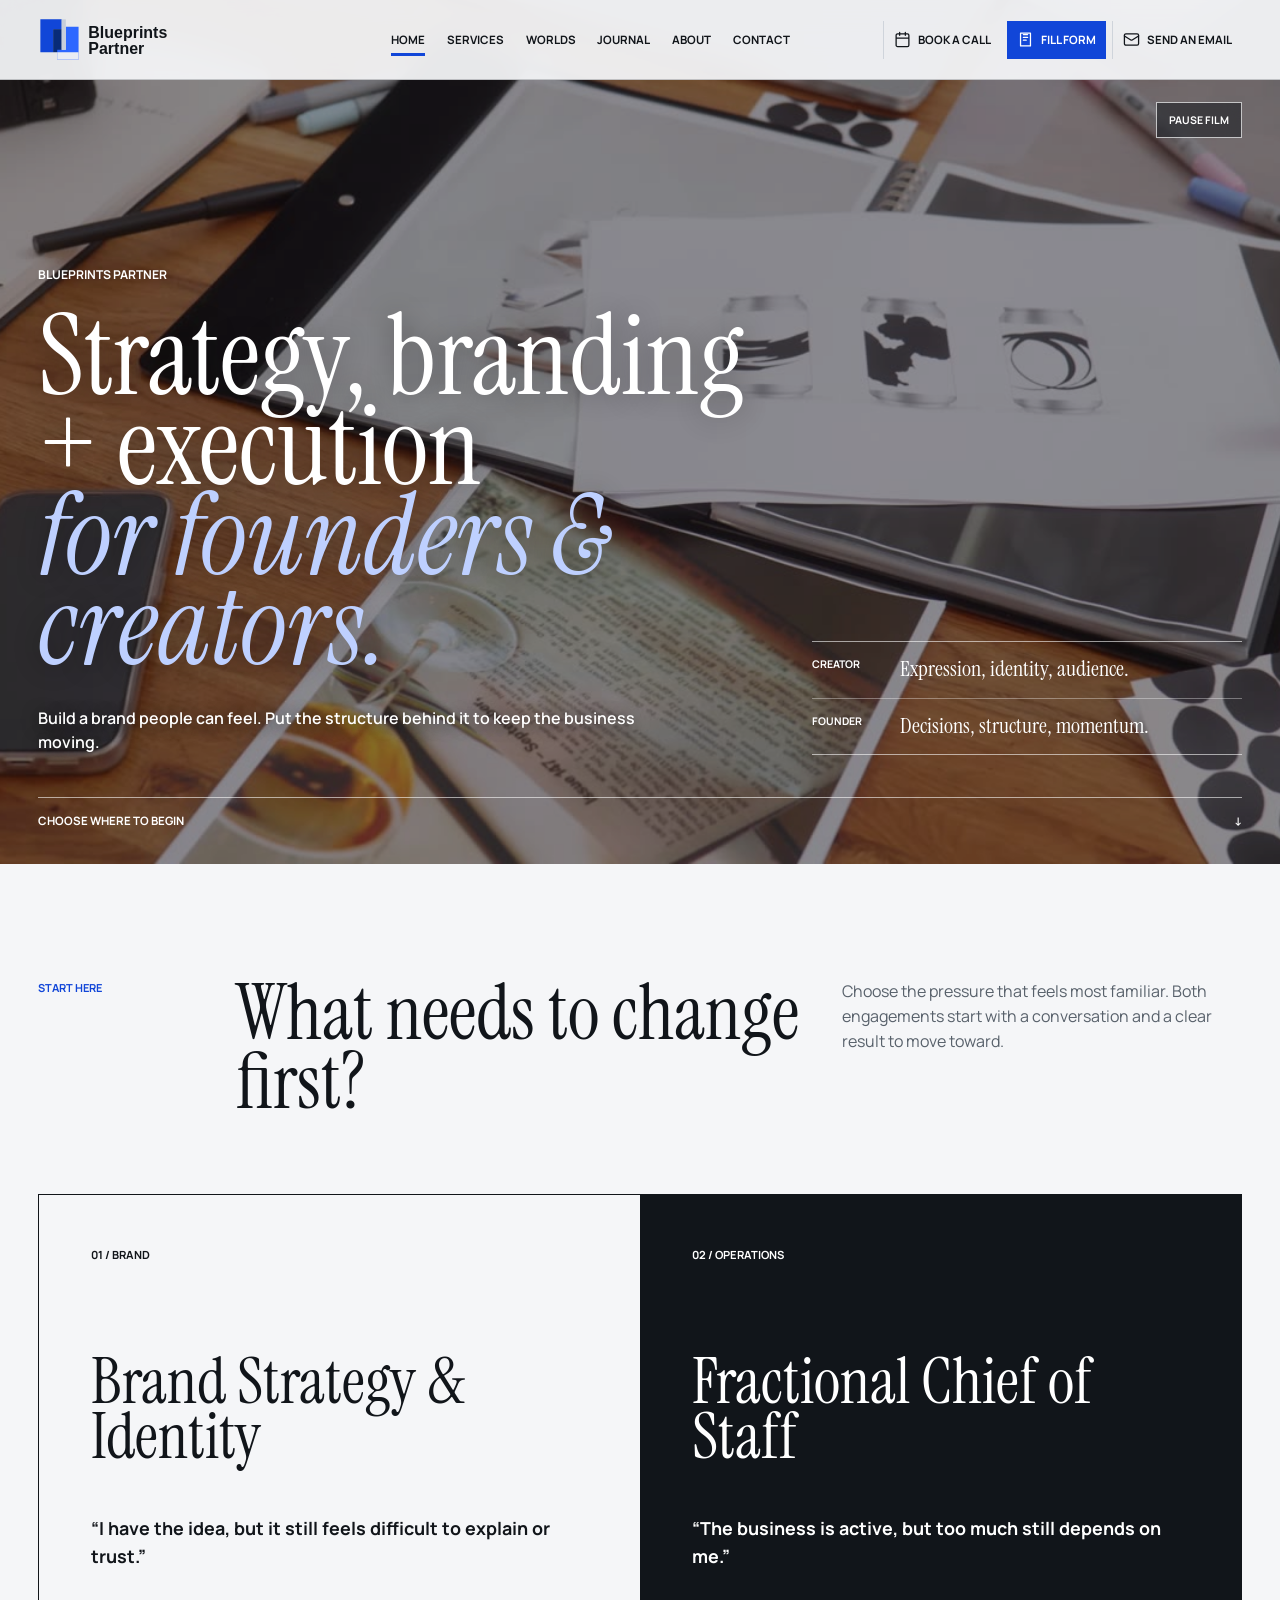
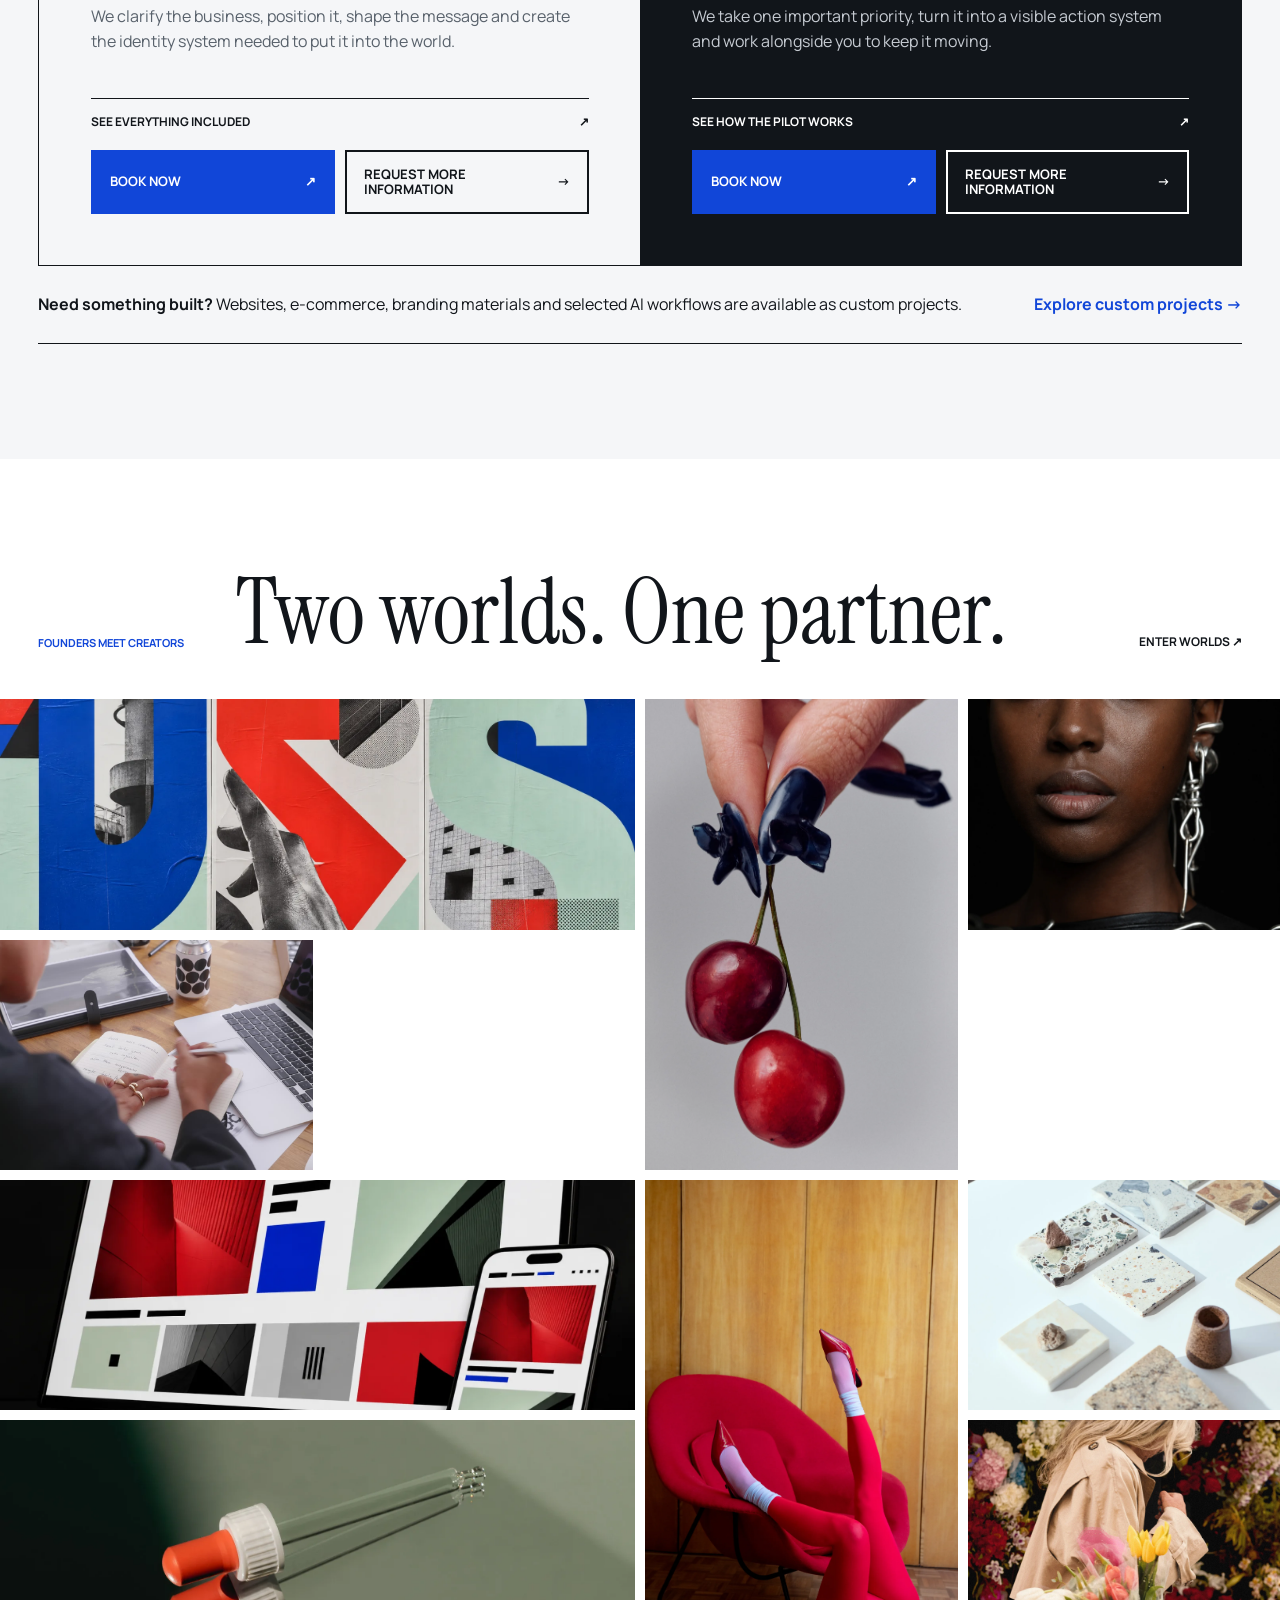
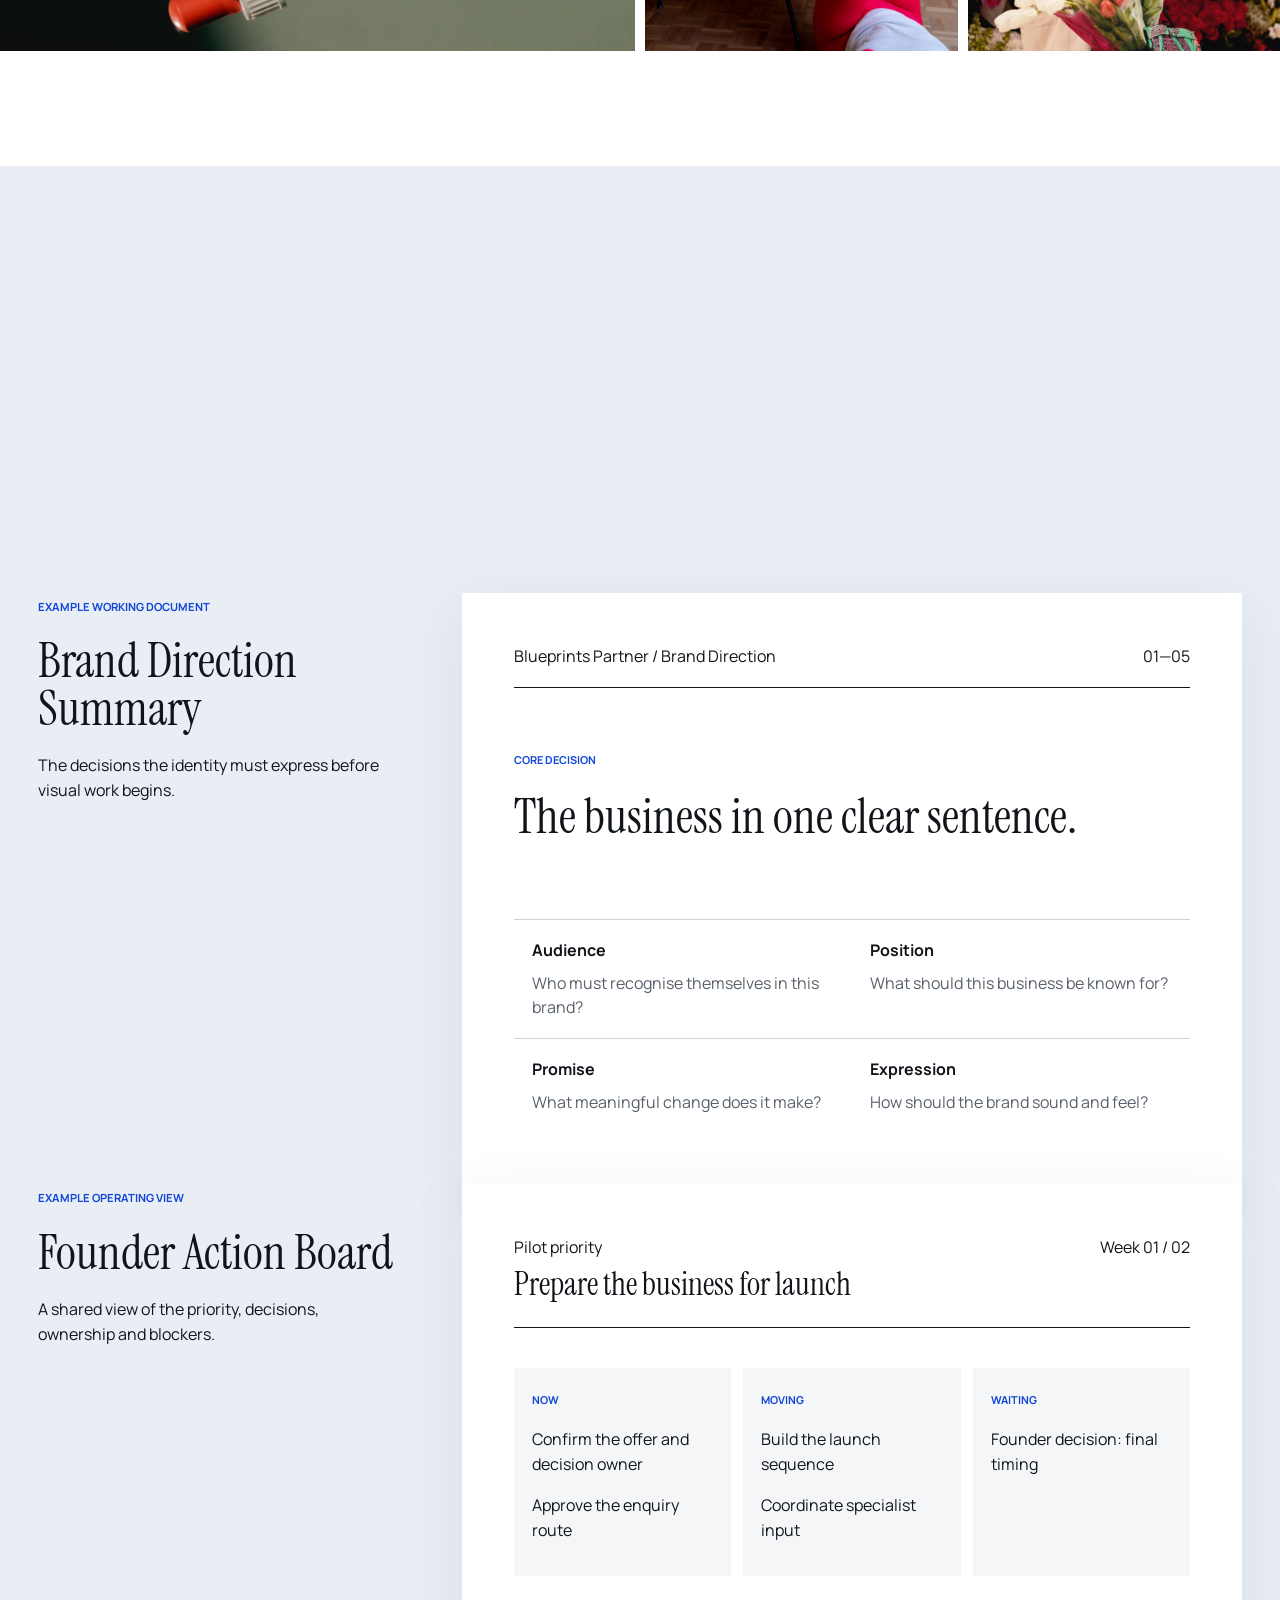
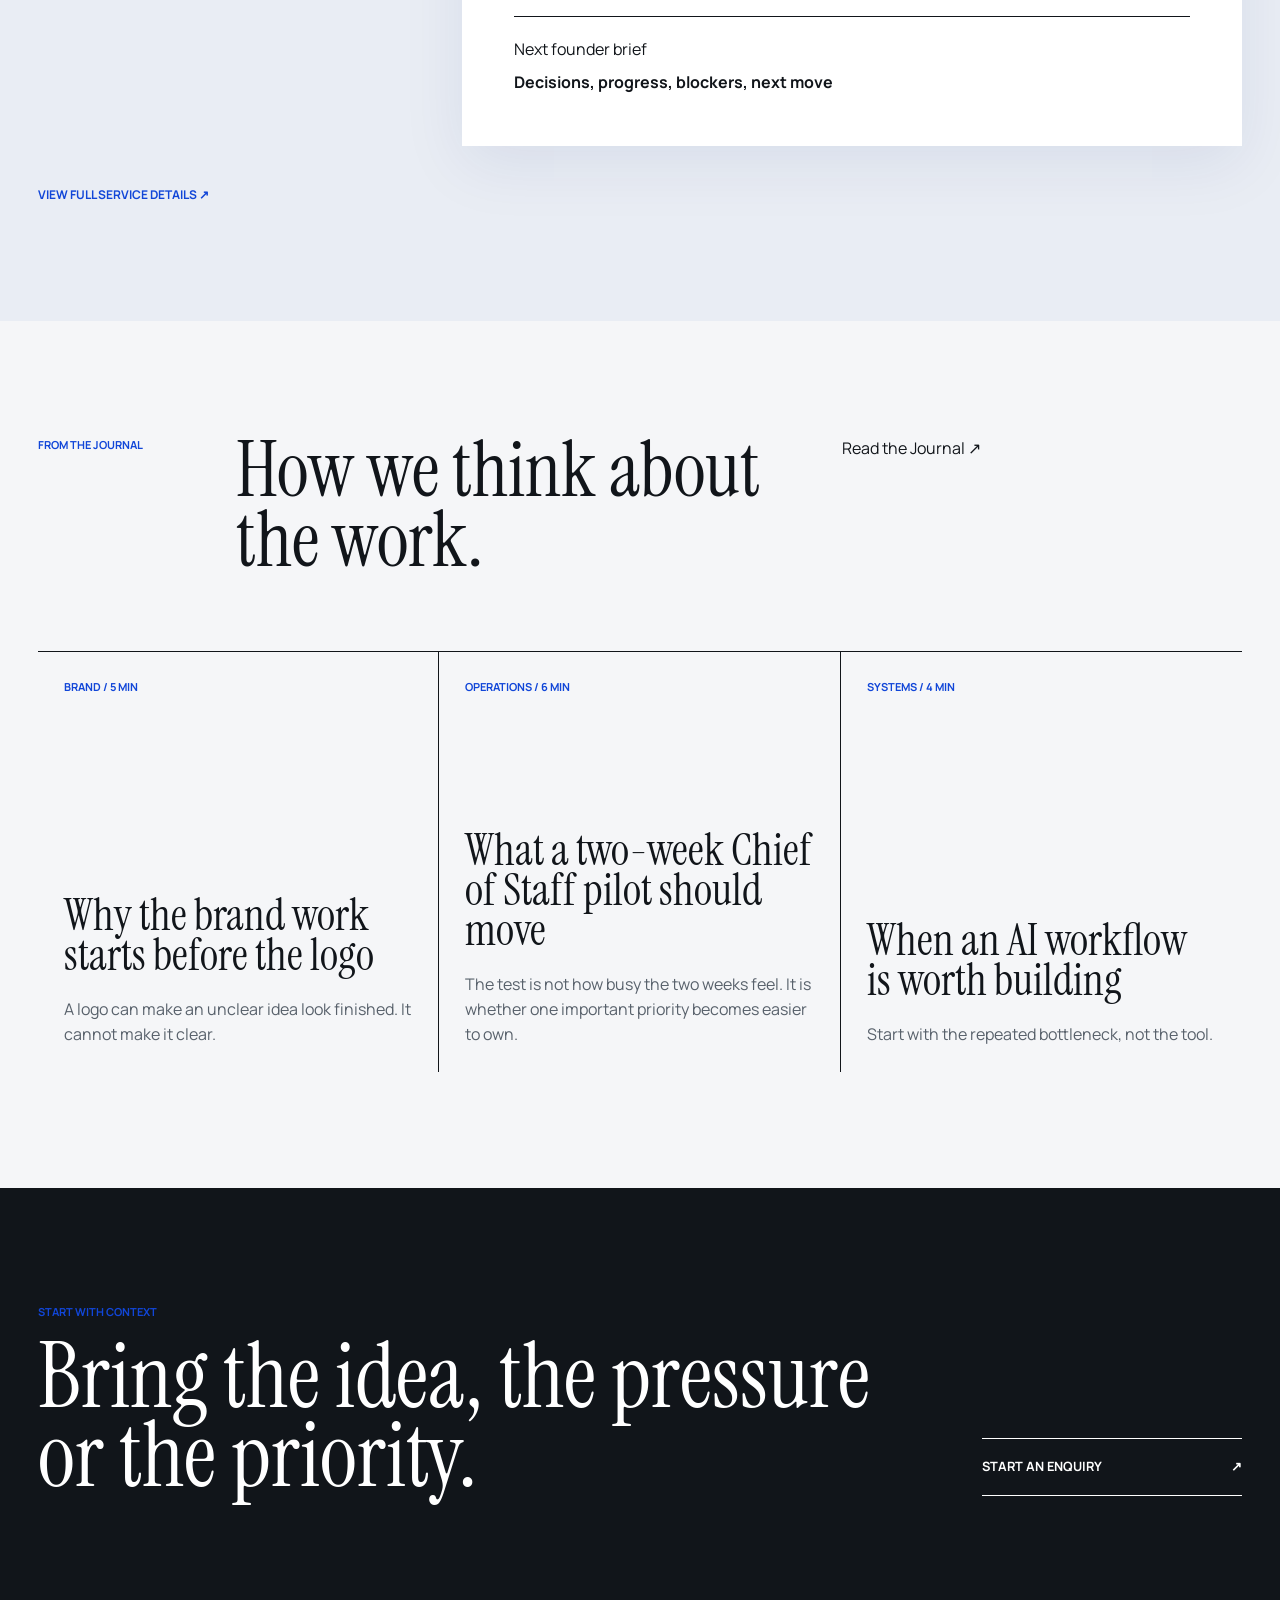
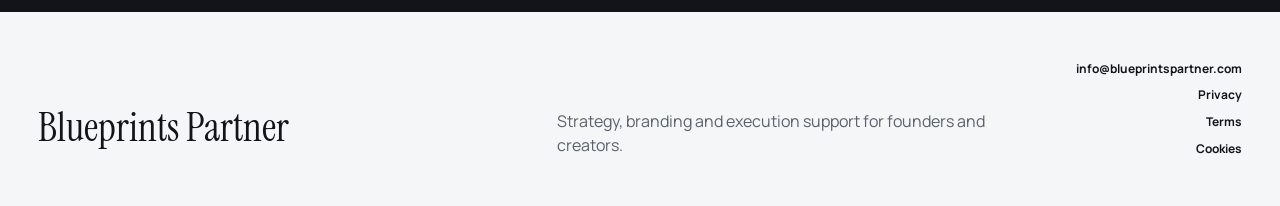
<file: index.html>
<!doctype html>
<html lang="en">
<head>
  <meta charset="utf-8">
  <meta name="viewport" content="width=device-width, initial-scale=1">
  <meta name="description" content="Strategy, branding and execution support for founders and creators building credible businesses.">
  <title>Blueprints Partner | Strategy, branding and execution</title>
  <link rel="icon" href="assets/brand/favicon.svg" type="image/svg+xml">
  <link rel="stylesheet" href="styles.css?v=20260812-2">
  <script src="script.js" defer></script>
</head>
<body data-page="home">
  <a class="skip-link" href="#main">Skip to content</a>

  <header class="site-header" data-header>
    <a class="brand-mark" href="index.html" aria-label="Blueprints Partner home">
      <img src="assets/brand/logo-primary.svg" alt="Blueprints Partner">
    </a>
    <nav class="desktop-nav" aria-label="Primary navigation">
      <a href="index.html" aria-current="page">Home</a>
      <a href="services.html">Services</a>
      <a href="worlds.html">Worlds</a>
      <a href="journal.html">Journal</a>
      <a href="about.html">About</a>
      <a href="contact.html">Contact</a>
    </nav>
    <div class="header-actions" aria-label="Contact options">
      <a class="header-action" href="https://cal.com/blueprints-partner/introductory-call" target="_blank" rel="noreferrer" title="Book a call" aria-label="Book a call"><svg aria-hidden="true" viewBox="0 0 24 24" fill="none" stroke="currentColor" stroke-linecap="round" stroke-linejoin="round"><path d="M8 2v4M16 2v4M3 10h18M5 4h14a2 2 0 0 1 2 2v14a2 2 0 0 1-2 2H5a2 2 0 0 1-2-2V6a2 2 0 0 1 2-2Z"/></svg><span>Book a call</span></a>
      <a class="header-action header-action-form" href="contact.html#enquiry-form" title="Fill the enquiry form" aria-label="Fill the enquiry form"><svg aria-hidden="true" viewBox="0 0 24 24" fill="none" stroke="currentColor" stroke-linecap="round" stroke-linejoin="round"><path d="M9 5h6M9 9h6M9 13h4"/><path d="M5 3h14v18H5z"/></svg><span>Fill form</span></a>
      <a class="header-action" href="mailto:info@blueprintspartner.com" title="Send an email" aria-label="Send an email"><svg aria-hidden="true" viewBox="0 0 24 24" fill="none" stroke="currentColor" stroke-linecap="round" stroke-linejoin="round"><path d="m22 7-8.991 5.727a2 2 0 0 1-2.009 0L2 7"/><rect width="20" height="16" x="2" y="4" rx="2"/></svg><span>Send an email</span></a>
    </div>
  </header>

  <main id="main">
    <section class="hero" id="top" aria-labelledby="hero-title">
      <video class="hero-film" autoplay muted loop playsinline preload="metadata" poster="assets/worlds/drip-sip-overhead.jpg" data-ambient-video>
        <source src="assets/video/drip-sip-overhead-web.mp4" type="video/mp4">
      </video>
      <button class="hero-video-control" type="button" data-video-control aria-label="Pause background film"><span data-video-control-label>Pause film</span></button>
      <div class="hero-copy">
        <p class="hero-brand-name">Blueprints Partner</p>
        <h1 id="hero-title">Strategy, branding + execution <em>for founders &amp; creators.</em></h1>
        <p>Build a brand people can feel. Put the structure behind it to keep the business moving.</p>
      </div>
      <div class="hero-audiences" aria-label="How Blueprints Partner supports founders and creators">
        <p><span>Creator</span> Expression, identity, audience.</p>
        <p><span>Founder</span> Decisions, structure, momentum.</p>
      </div>
      <a class="hero-next" href="#choose"><span>Choose where to begin</span><span aria-hidden="true">↓</span></a>
    </section>

    <section class="decision-section" id="choose" aria-labelledby="choose-title">
      <header class="decision-heading reveal">
        <p class="section-label">Start here</p>
        <h2 id="choose-title">What needs to change first?</h2>
        <p>Choose the pressure that feels most familiar. Both engagements start with a conversation and a clear result to move toward.</p>
      </header>

      <div class="decision-grid">
        <article class="decision-offer decision-brand reveal">
          <div class="decision-topline"><span>01 / Brand</span></div>
          <h3>Brand Strategy &amp; Identity</h3>
          <p class="decision-prompt">“I have the idea, but it still feels difficult to explain or trust.”</p>
          <p>We clarify the business, position it, shape the message and create the identity system needed to put it into the world.</p>
          <a class="decision-link" href="services.html#brand-service">See everything included <span aria-hidden="true">↗</span></a>
          <div class="offer-actions">
            <a class="offer-action-primary" href="https://cal.com/blueprints-partner/introductory-call" target="_blank" rel="noreferrer">Book now <span aria-hidden="true">↗</span></a>
            <a class="offer-action-secondary" href="contact.html?service=brand#enquiry-form">Request more information <span aria-hidden="true">→</span></a>
          </div>
        </article>

        <article class="decision-offer decision-cos reveal">
          <div class="decision-topline"><span>02 / Operations</span></div>
          <h3>Fractional Chief of Staff</h3>
          <p class="decision-prompt">“The business is active, but too much still depends on me.”</p>
          <p>We take one important priority, turn it into a visible action system and work alongside you to keep it moving.</p>
          <a class="decision-link" href="services.html#chief-of-staff-service">See how the pilot works <span aria-hidden="true">↗</span></a>
          <div class="offer-actions offer-actions-dark">
            <a class="offer-action-primary" href="https://cal.com/blueprints-partner/introductory-call" target="_blank" rel="noreferrer">Book now <span aria-hidden="true">↗</span></a>
            <a class="offer-action-secondary" href="contact.html?service=chief-of-staff#enquiry-form">Request more information <span aria-hidden="true">→</span></a>
          </div>
        </article>
      </div>

      <div class="custom-route reveal">
        <p><span>Need something built?</span> Websites, e-commerce, branding materials and selected AI workflows are available as custom projects.</p>
        <a href="services.html#custom-projects">Explore custom projects <span aria-hidden="true">→</span></a>
      </div>
    </section>

    <section class="home-worlds" aria-labelledby="home-worlds-title">
      <header class="home-worlds-head reveal">
        <p class="section-label">Founders meet creators</p>
        <h2 id="home-worlds-title">Two worlds. One partner.</h2>
        <a href="worlds.html">Enter Worlds <span aria-hidden="true">↗</span></a>
      </header>
      <div class="home-worlds-grid" aria-label="A selection from Blueprints Partner Worlds">
        <figure class="home-world home-world-wide"><img src="assets/worlds/campaign-posters.webp" alt="Graphic campaign posters in cobalt, red and mint" loading="lazy"></figure>
        <figure class="home-world home-world-tall"><img src="assets/worlds/dts-glossed-cherries.webp" alt="Glossed cherries held by sculptural dark nails" loading="lazy"></figure>
        <figure class="home-world"><img src="assets/worlds/creator-portrait.webp" alt="Editorial portrait with sculptural silver styling" loading="lazy"></figure>
        <figure class="home-world home-world-video"><video muted loop playsinline preload="none" poster="assets/worlds/drip-sip-working.jpg" data-ambient-video><source src="assets/video/drip-sip-working.mp4" type="video/mp4"></video></figure>
        <figure class="home-world home-world-wide"><img src="assets/worlds/digital-storefront.webp" alt="Responsive editorial storefront across desktop and mobile" loading="lazy"></figure>
        <figure class="home-world home-world-tall"><img src="assets/worlds/dts-girl-next-door.webp" alt="Red fashion styling against a sculptural red chair" loading="lazy"></figure>
        <figure class="home-world"><img src="assets/worlds/dts-reform-materials.webp" alt="Recycled material samples arranged on a white worktable" loading="lazy"></figure>
        <figure class="home-world home-world-wide"><img src="assets/worlds/dts-skin-deep-dropper.webp" alt="Glass dropper with orange cap reflected on a dark surface" loading="lazy"></figure>
        <figure class="home-world"><img src="assets/worlds/dts-silver-hour.webp" alt="Person carrying flowers through a saturated market" loading="lazy"></figure>
      </div>
    </section>

    <section class="inside" id="inside" aria-labelledby="inside-title">
      <header class="inside-heading reveal">
        <p class="section-label">Inside an Engagement</p>
        <h2 id="inside-title">See how the thinking becomes usable.</h2>
        <p>These are examples of the working standard, not invented client results.</p>
      </header>
      <div class="preview-switcher reveal" role="tablist" aria-label="Engagement preview">
        <button type="button" role="tab" aria-selected="true" aria-controls="preview-brand" id="tab-brand" tabindex="0" data-preview="brand">Brand Strategy &amp; Identity</button>
        <button type="button" role="tab" aria-selected="false" aria-controls="preview-chief-of-staff" id="tab-chief-of-staff" tabindex="-1" data-preview="chief-of-staff">Fractional Chief of Staff</button>
      </div>
      <div class="preview-stage reveal">
        <section class="preview-panel" id="preview-brand" role="tabpanel" aria-labelledby="tab-brand" data-preview-panel="brand">
          <div class="preview-context"><span>Example working document</span><h3>Brand Direction Summary</h3><p>The decisions the identity must express before visual work begins.</p></div>
          <div class="document-preview" aria-label="Example Brand Direction Summary">
            <header><span>Blueprints Partner / Brand Direction</span><span>01—05</span></header>
            <div class="document-title"><span>Core decision</span><strong>The business in one clear sentence.</strong></div>
            <dl>
              <div><dt>Audience</dt><dd>Who must recognise themselves in this brand?</dd></div>
              <div><dt>Position</dt><dd>What should this business be known for?</dd></div>
              <div><dt>Promise</dt><dd>What meaningful change does it make?</dd></div>
              <div><dt>Expression</dt><dd>How should the brand sound and feel?</dd></div>
            </dl>
          </div>
        </section>
        <section class="preview-panel" id="preview-chief-of-staff" role="tabpanel" aria-labelledby="tab-chief-of-staff" data-preview-panel="chief-of-staff" hidden>
          <div class="preview-context"><span>Example operating view</span><h3>Founder Action Board</h3><p>A shared view of the priority, decisions, ownership and blockers.</p></div>
          <div class="board-preview" aria-label="Example Founder Action Board">
            <header><div><span>Pilot priority</span><strong>Prepare the business for launch</strong></div><span>Week 01 / 02</span></header>
            <div class="board-columns">
              <div><span>Now</span><p>Confirm the offer and decision owner</p><p>Approve the enquiry route</p></div>
              <div><span>Moving</span><p>Build the launch sequence</p><p>Coordinate specialist input</p></div>
              <div><span>Waiting</span><p>Founder decision: final timing</p></div>
            </div>
            <footer><span>Next founder brief</span><strong>Decisions, progress, blockers, next move</strong></footer>
          </div>
        </section>
      </div>
      <a class="section-text-link reveal" href="services.html">View full service details <span aria-hidden="true">↗</span></a>
    </section>

    <section class="journal-preview" aria-labelledby="journal-preview-title">
      <header class="journal-preview-heading reveal">
        <p class="section-label">From the Journal</p>
        <h2 id="journal-preview-title">How we think about the work.</h2>
        <a href="journal.html">Read the Journal <span aria-hidden="true">↗</span></a>
      </header>
      <div class="journal-preview-grid">
        <a class="journal-card reveal" href="journal.html#before-the-logo"><span>Brand / 5 min</span><h3>Why the brand work starts before the logo</h3><p>A logo can make an unclear idea look finished. It cannot make it clear.</p></a>
        <a class="journal-card reveal" href="journal.html#two-week-pilot"><span>Operations / 6 min</span><h3>What a two-week Chief of Staff pilot should move</h3><p>The test is not how busy the two weeks feel. It is whether one important priority becomes easier to own.</p></a>
        <a class="journal-card reveal" href="journal.html#ai-workflow"><span>Systems / 4 min</span><h3>When an AI workflow is worth building</h3><p>Start with the repeated bottleneck, not the tool.</p></a>
      </div>
    </section>

    <section class="final-cta" aria-labelledby="final-title">
      <div class="final-copy reveal"><p class="section-label">Start with context</p><h2 id="final-title">Bring the idea, the pressure or the priority.</h2></div>
      <a class="final-link reveal" href="contact.html"><span>Start an enquiry</span><span aria-hidden="true">↗</span></a>
    </section>
  </main>

  <footer class="site-footer">
    <a class="footer-brand" href="index.html">Blueprints Partner</a>
    <p>Strategy, branding and execution support for founders and creators.</p>
    <div><a href="mailto:info@blueprintspartner.com">info@blueprintspartner.com</a><a href="privacy.html">Privacy</a><a href="terms.html">Terms</a><a href="cookies.html">Cookies</a></div>
  </footer>
</body>
</html>
</file>
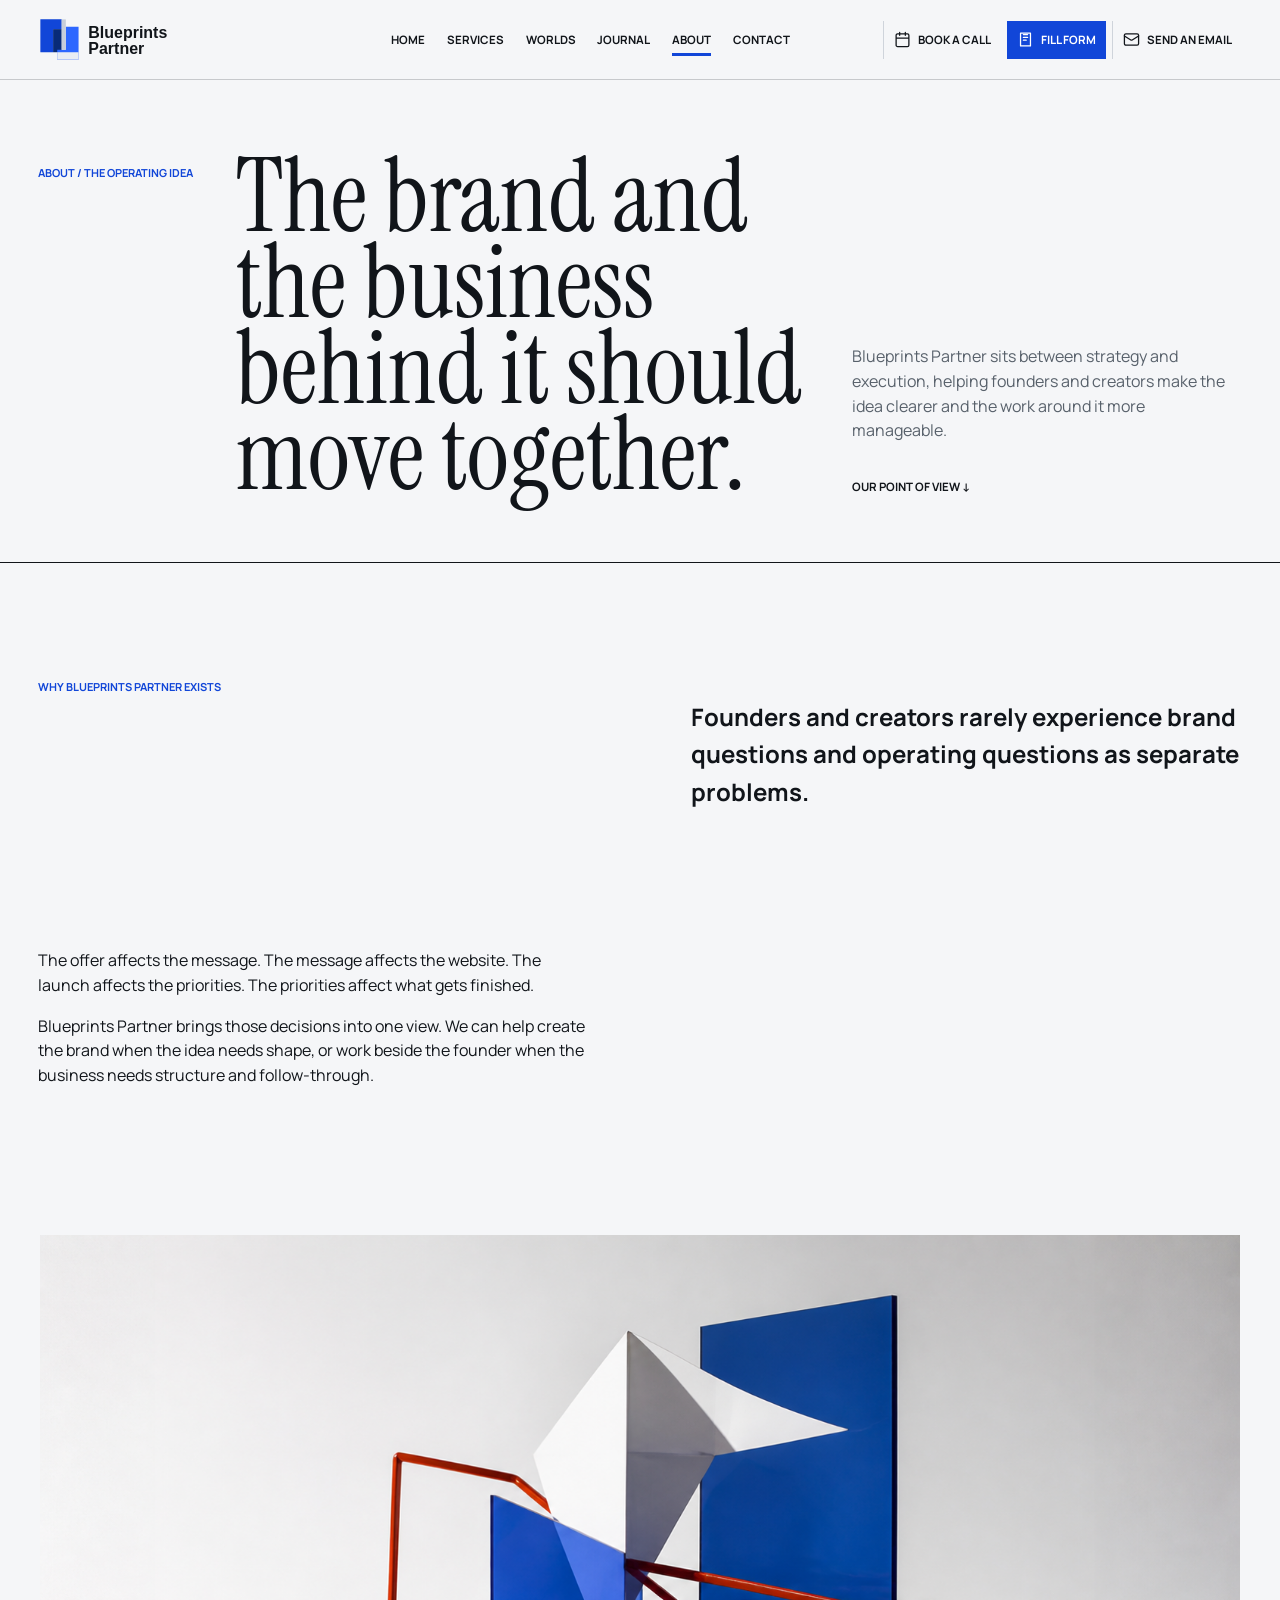
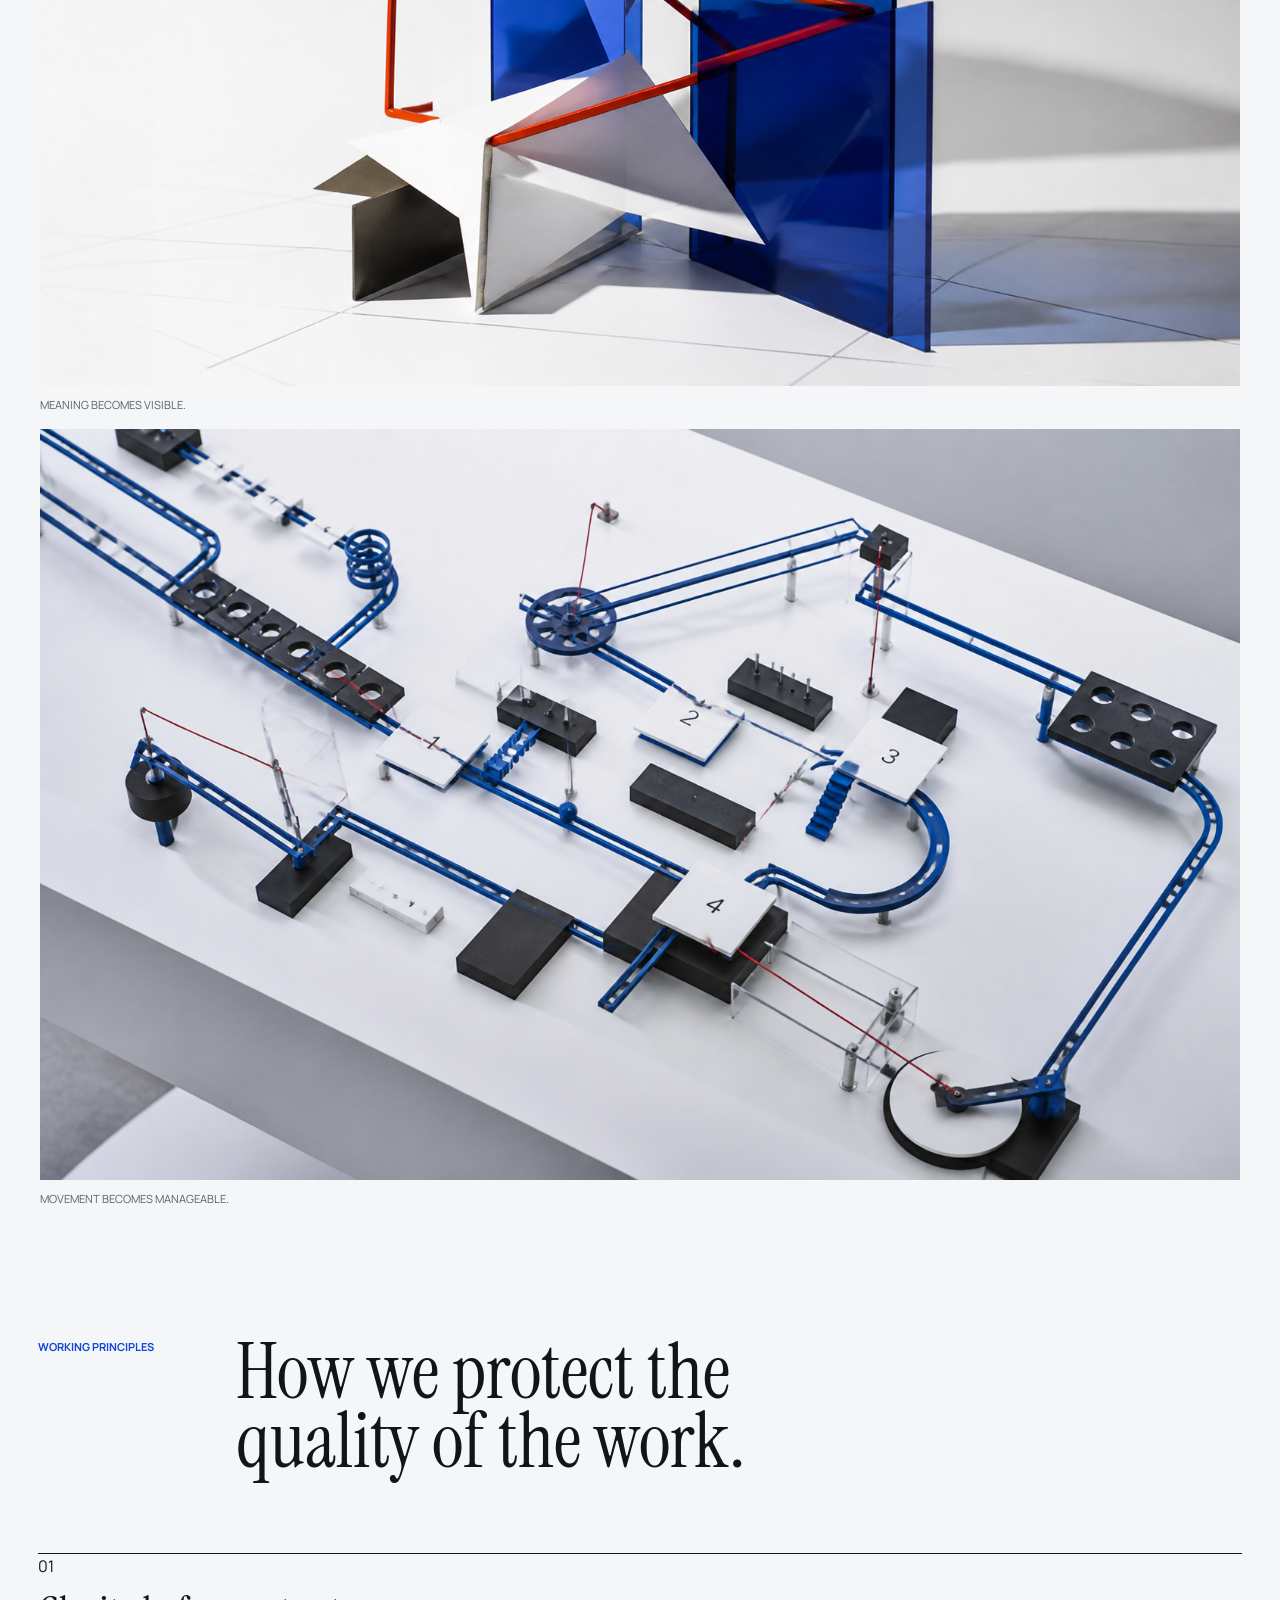
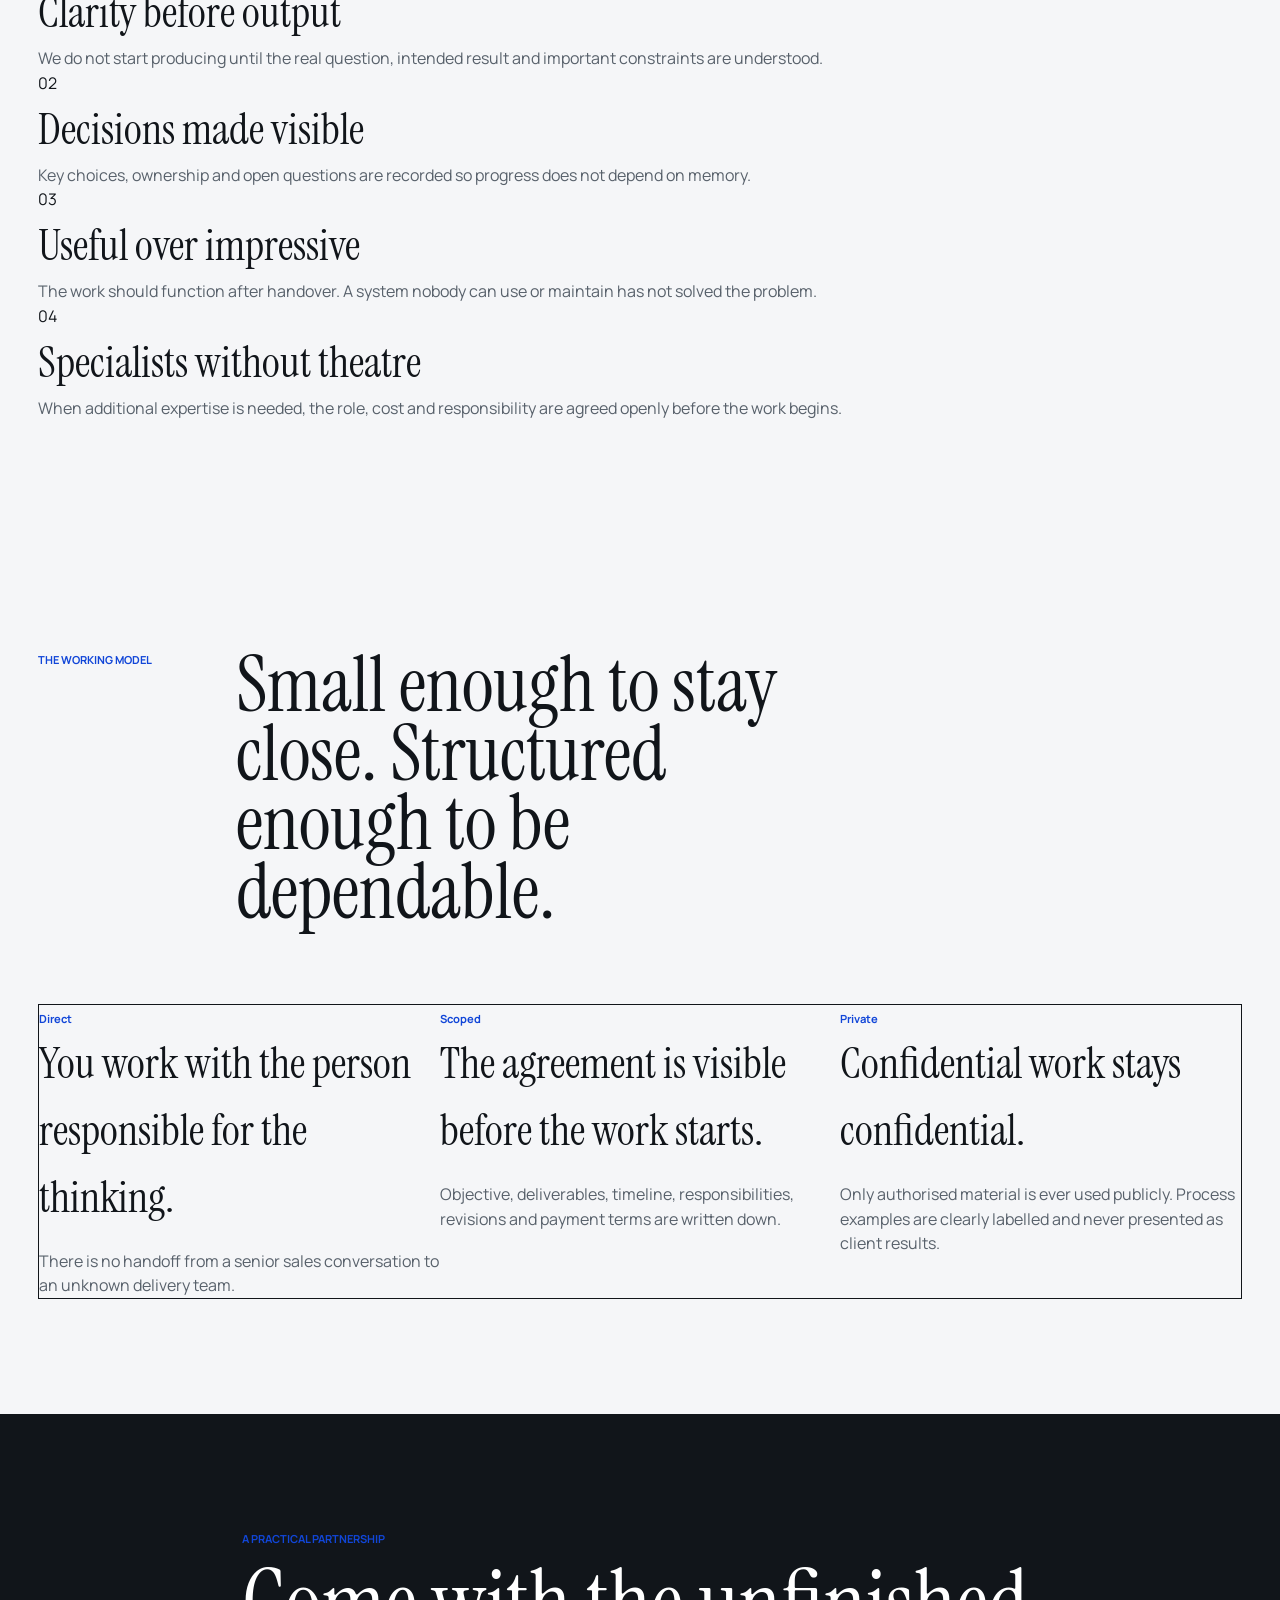
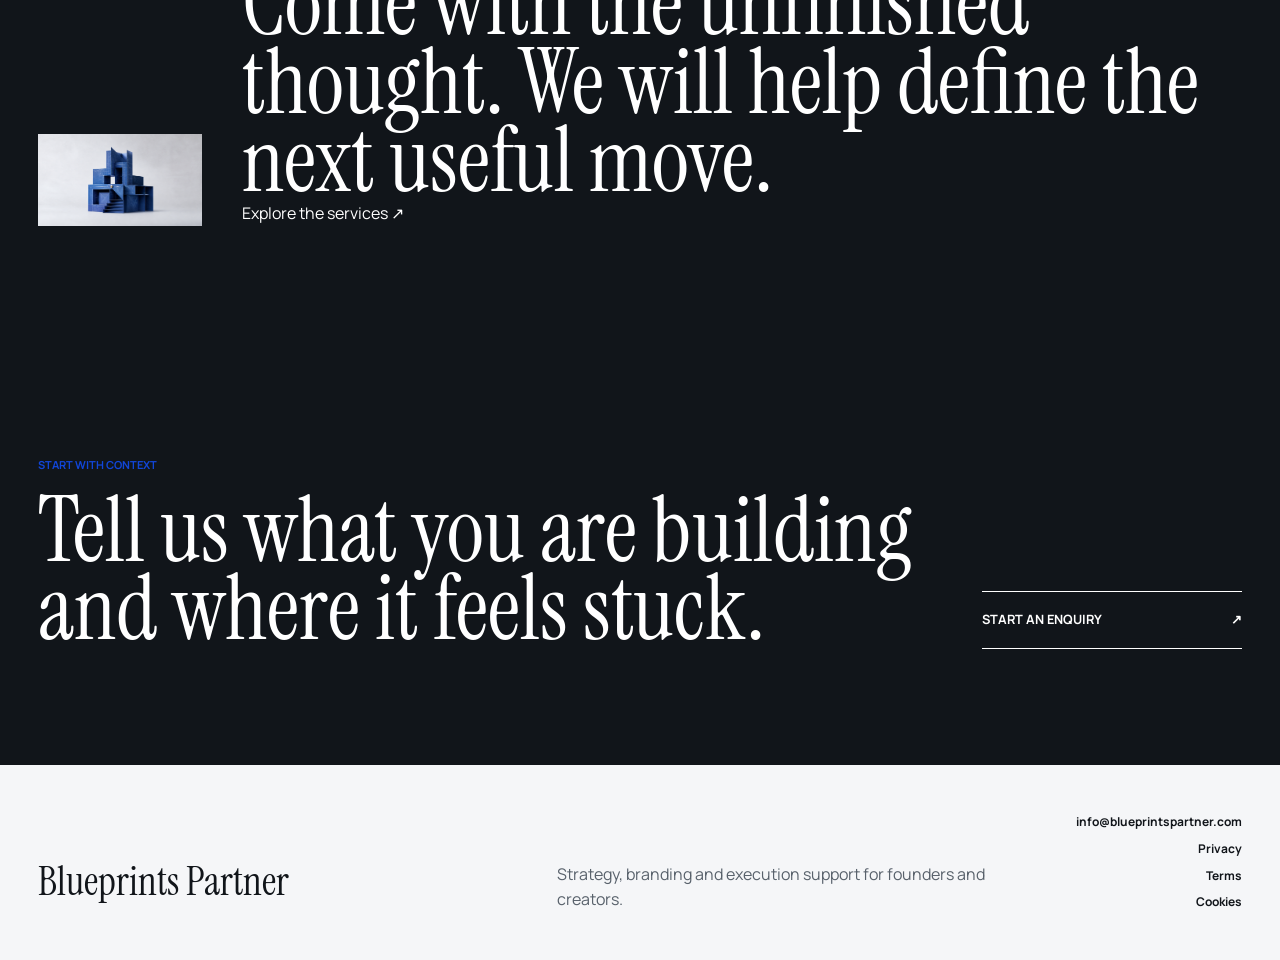
<file: about.html>
<!doctype html>
<html lang="en">
<head>
  <meta charset="utf-8">
  <meta name="viewport" content="width=device-width, initial-scale=1">
  <meta name="description" content="Blueprints Partner combines brand thinking with practical operating support for founders and creators.">
  <title>About | Blueprints Partner</title>
  <link rel="icon" href="assets/brand/favicon.svg" type="image/svg+xml">
  <link rel="stylesheet" href="styles.css?v=20260812-2">
  <script src="script.js" defer></script>
</head>
<body data-page="about">
  <a class="skip-link" href="#main">Skip to content</a>
  <header class="site-header" data-header>
    <a class="brand-mark" href="index.html" aria-label="Blueprints Partner home"><img src="assets/brand/logo-primary.svg" alt="Blueprints Partner"></a>
    <nav class="desktop-nav" aria-label="Primary navigation"><a href="index.html">Home</a><a href="services.html">Services</a><a href="worlds.html">Worlds</a><a href="journal.html">Journal</a><a href="about.html" aria-current="page">About</a><a href="contact.html">Contact</a></nav>
    <div class="header-actions" aria-label="Contact options"><a class="header-action" href="https://cal.com/blueprints-partner/introductory-call" target="_blank" rel="noreferrer" title="Book a call" aria-label="Book a call"><svg aria-hidden="true" viewBox="0 0 24 24" fill="none" stroke="currentColor" stroke-linecap="round" stroke-linejoin="round"><path d="M8 2v4M16 2v4M3 10h18M5 4h14a2 2 0 0 1 2 2v14a2 2 0 0 1-2 2H5a2 2 0 0 1-2-2V6a2 2 0 0 1 2-2Z"/></svg><span>Book a call</span></a><a class="header-action header-action-form" href="contact.html#enquiry-form" title="Fill the enquiry form" aria-label="Fill the enquiry form"><svg aria-hidden="true" viewBox="0 0 24 24" fill="none" stroke="currentColor" stroke-linecap="round" stroke-linejoin="round"><path d="M9 5h6M9 9h6M9 13h4"/><path d="M5 3h14v18H5z"/></svg><span>Fill form</span></a><a class="header-action" href="mailto:info@blueprintspartner.com" title="Send an email" aria-label="Send an email"><svg aria-hidden="true" viewBox="0 0 24 24" fill="none" stroke="currentColor" stroke-linecap="round" stroke-linejoin="round"><path d="m22 7-8.991 5.727a2 2 0 0 1-2.009 0L2 7"/><rect width="20" height="16" x="2" y="4" rx="2"/></svg><span>Send an email</span></a></div>
  </header>

  <main id="main">
    <section class="page-hero about-hero" aria-labelledby="page-title">
      <p class="page-kicker reveal">About / The operating idea</p>
      <h1 id="page-title" class="reveal page-title-long">The brand and the business behind it should move together.</h1>
      <div class="page-hero-copy reveal"><p>Blueprints Partner sits between strategy and execution, helping founders and creators make the idea clearer and the work around it more manageable.</p><a href="#philosophy">Our point of view <span aria-hidden="true">↓</span></a></div>
    </section>

    <section class="about-philosophy" id="philosophy" aria-labelledby="philosophy-title">
      <p class="section-label reveal">Why Blueprints Partner exists</p>
      <h2 id="philosophy-title" class="reveal">Founders and creators rarely experience brand questions and operating questions as separate problems.</h2>
      <div class="about-philosophy-copy reveal"><p>The offer affects the message. The message affects the website. The launch affects the priorities. The priorities affect what gets finished.</p><p>Blueprints Partner brings those decisions into one view. We can help create the brand when the idea needs shape, or work beside the founder when the business needs structure and follow-through.</p></div>
    </section>

    <section class="about-visual reveal" aria-label="Blueprints Partner visual philosophy">
      <figure><img src="assets/brand-strategy-sculpture.png" alt="Cobalt planes and folded paper representing brand decisions"><figcaption>Meaning becomes visible.</figcaption></figure>
      <figure><img src="assets/operations-system-sculpture.png" alt="A constructed rail system representing business movement"><figcaption>Movement becomes manageable.</figcaption></figure>
    </section>

    <section class="principles" aria-labelledby="principles-title">
      <header class="principles-heading reveal"><p class="section-label">Working principles</p><h2 id="principles-title">How we protect the quality of the work.</h2></header>
      <div class="principles-list">
        <article class="reveal"><span>01</span><h3>Clarity before output</h3><p>We do not start producing until the real question, intended result and important constraints are understood.</p></article>
        <article class="reveal"><span>02</span><h3>Decisions made visible</h3><p>Key choices, ownership and open questions are recorded so progress does not depend on memory.</p></article>
        <article class="reveal"><span>03</span><h3>Useful over impressive</h3><p>The work should function after handover. A system nobody can use or maintain has not solved the problem.</p></article>
        <article class="reveal"><span>04</span><h3>Specialists without theatre</h3><p>When additional expertise is needed, the role, cost and responsibility are agreed openly before the work begins.</p></article>
      </div>
    </section>

    <section class="working-model" aria-labelledby="working-model-title">
      <header class="working-model-heading reveal"><p class="section-label">The working model</p><h2 id="working-model-title">Small enough to stay close. Structured enough to be dependable.</h2></header>
      <div class="working-model-grid">
        <article class="reveal"><span>Direct</span><h3>You work with the person responsible for the thinking.</h3><p>There is no handoff from a senior sales conversation to an unknown delivery team.</p></article>
        <article class="reveal"><span>Scoped</span><h3>The agreement is visible before the work starts.</h3><p>Objective, deliverables, timeline, responsibilities, revisions and payment terms are written down.</p></article>
        <article class="reveal"><span>Private</span><h3>Confidential work stays confidential.</h3><p>Only authorised material is ever used publicly. Process examples are clearly labelled and never presented as client results.</p></article>
      </div>
    </section>

    <section class="about-close" aria-labelledby="about-close-title">
      <div class="about-close-object" aria-hidden="true"><img src="assets/blueprint-sculpture.png" alt=""></div>
      <div class="about-close-copy reveal"><p class="section-label">A practical partnership</p><h2 id="about-close-title">Come with the unfinished thought. We will help define the next useful move.</h2><a href="services.html">Explore the services <span aria-hidden="true">↗</span></a></div>
    </section>

    <section class="final-cta" aria-labelledby="final-title"><div class="final-copy reveal"><p class="section-label">Start with context</p><h2 id="final-title">Tell us what you are building and where it feels stuck.</h2></div><a class="final-link reveal" href="contact.html"><span>Start an enquiry</span><span aria-hidden="true">↗</span></a></section>
  </main>
  <footer class="site-footer"><a class="footer-brand" href="index.html">Blueprints Partner</a><p>Strategy, branding and execution support for founders and creators.</p><div><a href="mailto:info@blueprintspartner.com">info@blueprintspartner.com</a><a href="privacy.html">Privacy</a><a href="terms.html">Terms</a><a href="cookies.html">Cookies</a></div></footer>
</body>
</html>
</file>
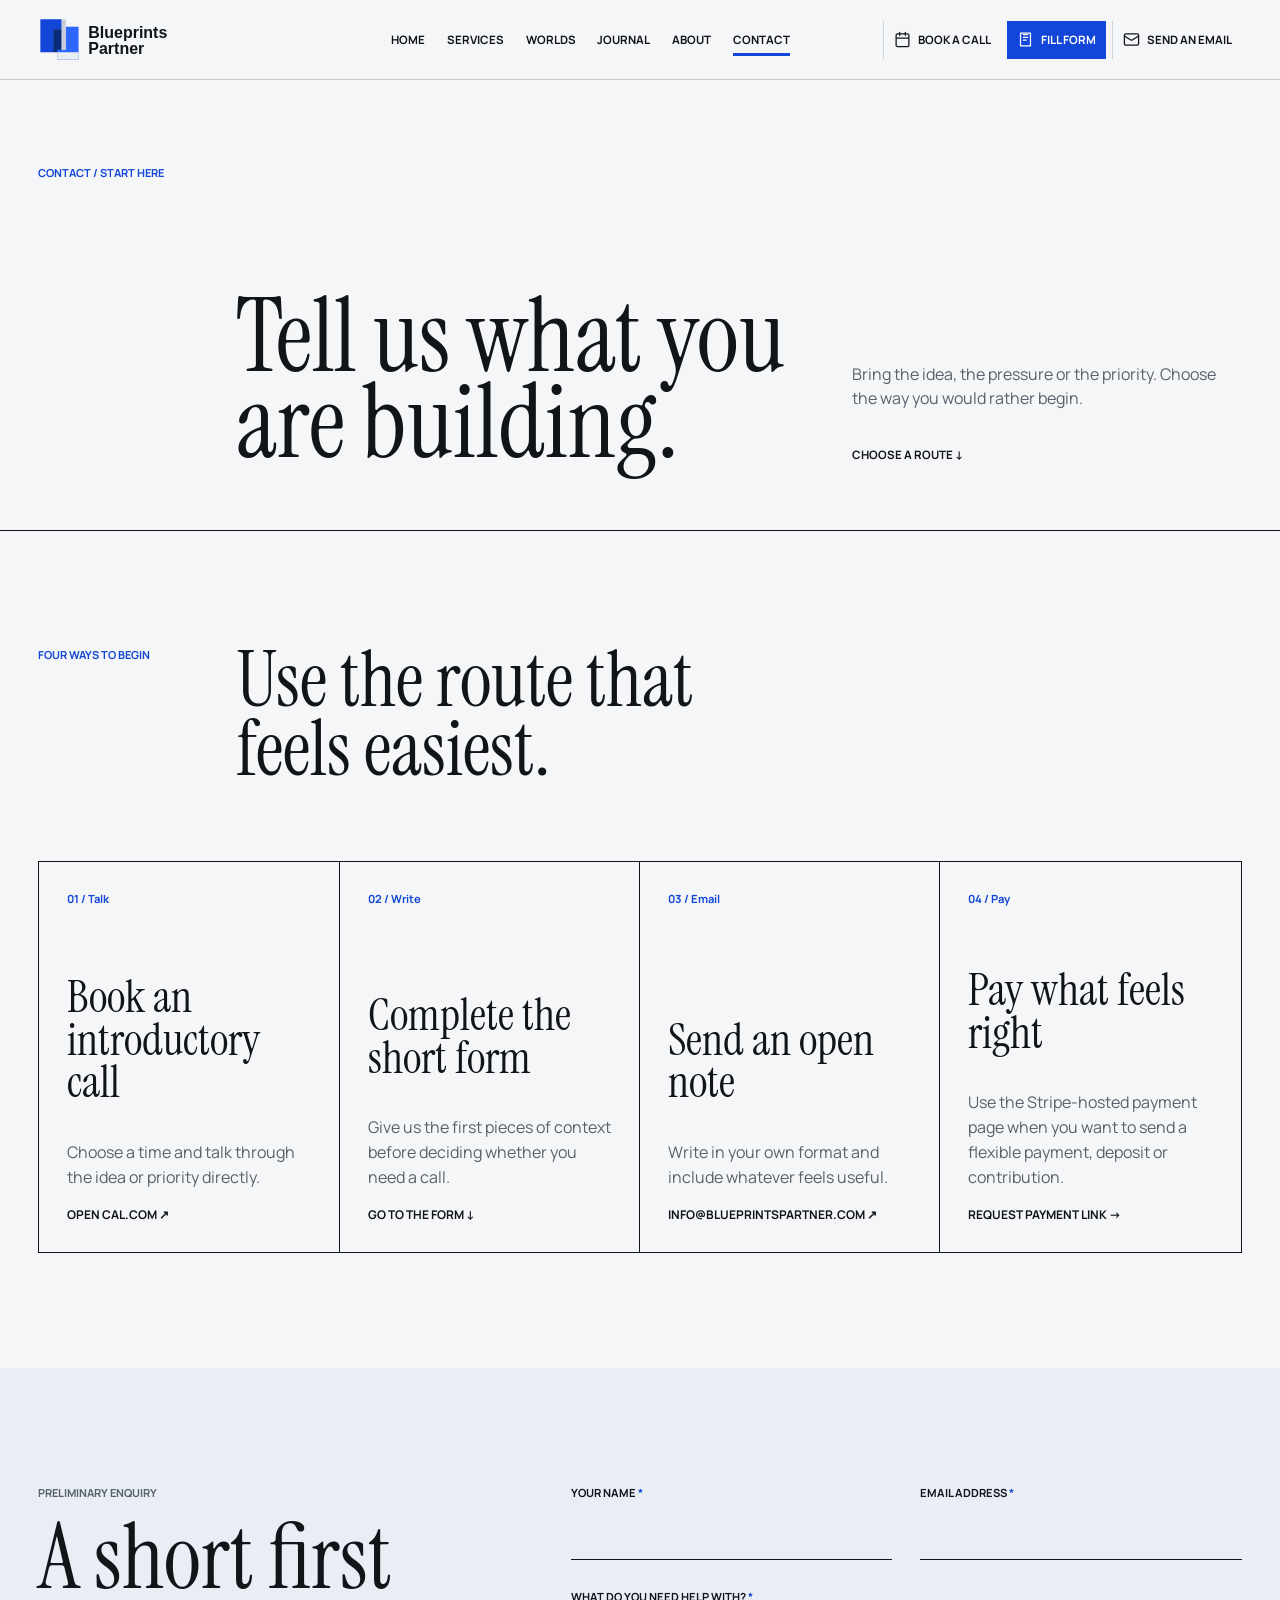
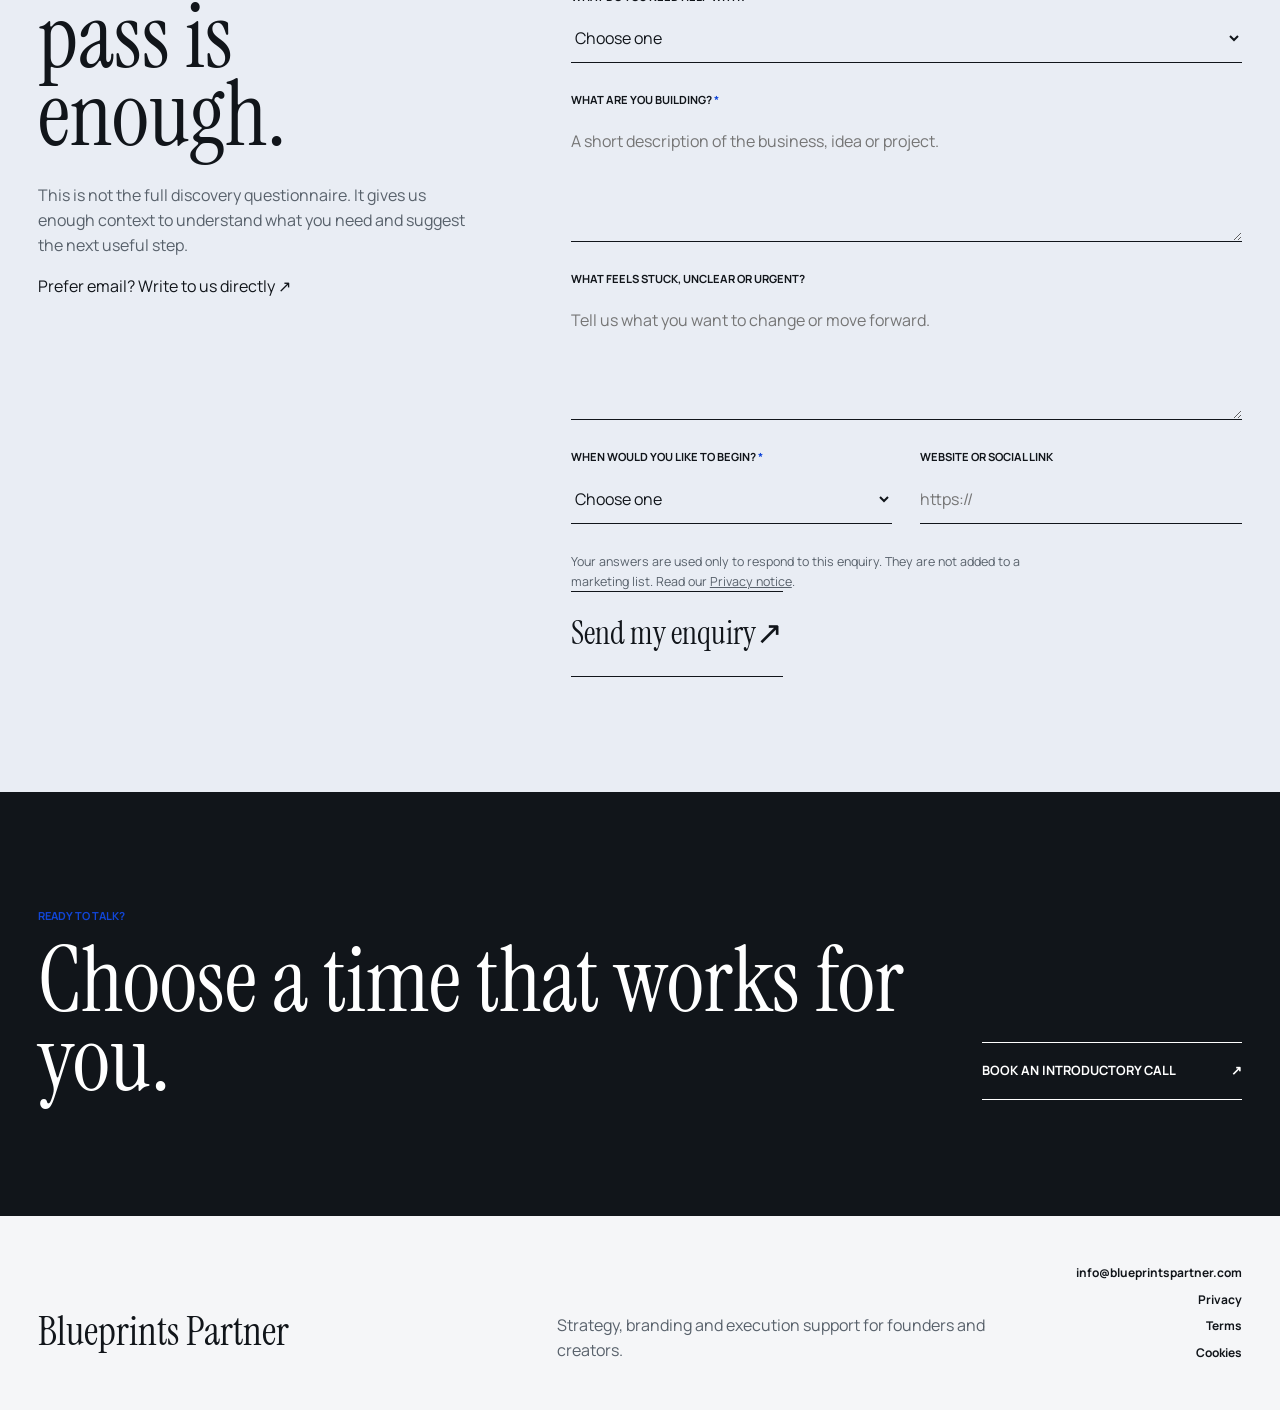
<file: contact.html>
<!doctype html>
<html lang="en">
<head>
  <meta charset="utf-8">
  <meta name="viewport" content="width=device-width, initial-scale=1">
  <meta name="description" content="Contact Blueprints Partner about brand strategy, identity, fractional Chief of Staff support or a custom project.">
  <title>Contact | Blueprints Partner</title>
  <link rel="icon" href="assets/brand/favicon.svg" type="image/svg+xml">
  <link rel="stylesheet" href="styles.css?v=20260812-2">
  <script src="script.js" defer></script>
</head>
<body data-page="contact">
  <a class="skip-link" href="#main">Skip to content</a>
  <header class="site-header" data-header>
    <a class="brand-mark" href="index.html" aria-label="Blueprints Partner home"><img src="assets/brand/logo-primary.svg" alt="Blueprints Partner"></a>
    <nav class="desktop-nav" aria-label="Primary navigation"><a href="index.html">Home</a><a href="services.html">Services</a><a href="worlds.html">Worlds</a><a href="journal.html">Journal</a><a href="about.html">About</a><a href="contact.html" aria-current="page">Contact</a></nav>
    <div class="header-actions" aria-label="Contact options"><a class="header-action" href="https://cal.com/blueprints-partner/introductory-call" target="_blank" rel="noreferrer" title="Book a call" aria-label="Book a call"><svg aria-hidden="true" viewBox="0 0 24 24" fill="none" stroke="currentColor" stroke-linecap="round" stroke-linejoin="round"><path d="M8 2v4M16 2v4M3 10h18M5 4h14a2 2 0 0 1 2 2v14a2 2 0 0 1-2 2H5a2 2 0 0 1-2-2V6a2 2 0 0 1 2-2Z"/></svg><span>Book a call</span></a><a class="header-action header-action-form" href="#enquiry-form" title="Fill the enquiry form" aria-label="Fill the enquiry form"><svg aria-hidden="true" viewBox="0 0 24 24" fill="none" stroke="currentColor" stroke-linecap="round" stroke-linejoin="round"><path d="M9 5h6M9 9h6M9 13h4"/><path d="M5 3h14v18H5z"/></svg><span>Fill form</span></a><a class="header-action" href="mailto:info@blueprintspartner.com" title="Send an email" aria-label="Send an email"><svg aria-hidden="true" viewBox="0 0 24 24" fill="none" stroke="currentColor" stroke-linecap="round" stroke-linejoin="round"><path d="m22 7-8.991 5.727a2 2 0 0 1-2.009 0L2 7"/><rect width="20" height="16" x="2" y="4" rx="2"/></svg><span>Send an email</span></a></div>
  </header>

  <main id="main">
    <section class="page-hero contact-hero" aria-labelledby="page-title">
      <p class="page-kicker reveal">Contact / Start here</p>
      <h1 id="page-title" class="reveal">Tell us what you are building.</h1>
      <div class="page-hero-copy reveal"><p>Bring the idea, the pressure or the priority. Choose the way you would rather begin.</p><a href="#contact-options">Choose a route <span aria-hidden="true">↓</span></a></div>
    </section>

    <section class="contact-options" id="contact-options" aria-labelledby="contact-options-title">
      <header class="contact-options-heading reveal"><p class="section-label">Four ways to begin</p><h2 id="contact-options-title">Use the route that feels easiest.</h2></header>
      <div class="contact-option-grid">
        <a class="contact-option reveal" href="https://cal.com/blueprints-partner/introductory-call" target="_blank" rel="noreferrer"><span>01 / Talk</span><h3>Book an introductory call</h3><p>Choose a time and talk through the idea or priority directly.</p><strong>Open Cal.com ↗</strong></a>
        <a class="contact-option reveal" href="#enquiry-form"><span>02 / Write</span><h3>Complete the short form</h3><p>Give us the first pieces of context before deciding whether you need a call.</p><strong>Go to the form ↓</strong></a>
        <a class="contact-option reveal" href="mailto:info@blueprintspartner.com"><span>03 / Email</span><h3>Send an open note</h3><p>Write in your own format and include whatever feels useful.</p><strong>info@blueprintspartner.com ↗</strong></a>
        <a class="contact-option reveal" href="https://buy.stripe.com/YOUR_PAYMENT_LINK" target="_blank" rel="noreferrer" data-stripe-payment-link><span>04 / Pay</span><h3>Pay what feels right</h3><p>Use the Stripe-hosted payment page when you want to send a flexible payment, deposit or contribution.</p><strong>Open Stripe ↗</strong></a>
      </div>
    </section>

    <section class="enquiry-section" id="enquiry-form" aria-labelledby="enquiry-title">
      <div class="enquiry-intro reveal">
        <p class="section-label">Preliminary enquiry</p>
        <h2 id="enquiry-title">A short first pass is enough.</h2>
        <p>This is not the full discovery questionnaire. It gives us enough context to understand what you need and suggest the next useful step.</p>
        <a href="mailto:info@blueprintspartner.com">Prefer email? Write to us directly <span aria-hidden="true">↗</span></a>
      </div>

      <form class="enquiry-form reveal" data-enquiry-form data-endpoint="https://email-relay-mcp.davidbanjo-cos.workers.dev/api/blueprint-enquiry">
        <div class="form-trap" aria-hidden="true"><label for="enquiry-company-site">Leave this field empty</label><input id="enquiry-company-site" name="companySite" type="text" tabindex="-1" autocomplete="off"></div>
        <div class="form-row">
          <label for="enquiry-name">Your name <span aria-hidden="true">*</span></label>
          <input id="enquiry-name" name="name" type="text" autocomplete="name" required>
        </div>
        <div class="form-row">
          <label for="enquiry-email">Email address <span aria-hidden="true">*</span></label>
          <input id="enquiry-email" name="email" type="email" autocomplete="email" required>
        </div>
        <div class="form-row form-row-wide">
          <label for="enquiry-service">What do you need help with? <span aria-hidden="true">*</span></label>
          <select id="enquiry-service" name="service" required>
            <option value="">Choose one</option>
            <option value="Brand Strategy &amp; Identity" data-service-key="brand">Brand Strategy &amp; Identity</option>
            <option value="Fractional Chief of Staff" data-service-key="chief-of-staff">Fractional Chief of Staff</option>
            <option value="Website or e-commerce" data-service-key="website">Website or e-commerce</option>
            <option value="Branding materials" data-service-key="materials">Branding materials</option>
            <option value="Selected AI workflow" data-service-key="ai-workflow">Selected AI workflow</option>
            <option value="Pay what feels right" data-service-key="pay-what-you-want">Pay what feels right</option>
            <option value="Not sure yet" data-service-key="not-sure">Not sure yet</option>
          </select>
        </div>
        <div class="form-row form-row-wide">
          <label for="enquiry-building">What are you building? <span aria-hidden="true">*</span></label>
          <textarea id="enquiry-building" name="building" rows="4" required placeholder="A short description of the business, idea or project."></textarea>
        </div>
        <div class="form-row form-row-wide">
          <label for="enquiry-stuck">What feels stuck, unclear or urgent?</label>
          <textarea id="enquiry-stuck" name="stuck" rows="4" placeholder="Tell us what you want to change or move forward."></textarea>
        </div>
        <div class="form-row">
          <label for="enquiry-timeline">When would you like to begin? <span aria-hidden="true">*</span></label>
          <select id="enquiry-timeline" name="timeline" required>
            <option value="">Choose one</option>
            <option>As soon as possible</option>
            <option>Within one month</option>
            <option>Within one to three months</option>
            <option>I am exploring</option>
          </select>
        </div>
        <div class="form-row">
          <label for="enquiry-link">Website or social link</label>
          <input id="enquiry-link" name="link" type="url" inputmode="url" placeholder="https://">
        </div>
        <div class="form-actions form-row-wide">
          <p class="privacy-note">Your answers are used only to respond to this enquiry. They are not added to a marketing list. Read our <a href="privacy.html">Privacy notice</a>.</p>
          <button type="submit"><span>Send my enquiry</span><span aria-hidden="true">↗</span></button>
          <p class="form-status" role="status" aria-live="polite" data-form-status hidden></p>
        </div>
      </form>
    </section>

    <section class="contact-book" aria-labelledby="contact-book-title"><div class="final-copy reveal"><p class="section-label">Ready to talk?</p><h2 id="contact-book-title">Choose a time that works for you.</h2></div><a class="final-link reveal" href="https://cal.com/blueprints-partner/introductory-call" target="_blank" rel="noreferrer"><span>Book an introductory call</span><span aria-hidden="true">↗</span></a></section>
  </main>
  <footer class="site-footer"><a class="footer-brand" href="index.html">Blueprints Partner</a><p>Strategy, branding and execution support for founders and creators.</p><div><a href="mailto:info@blueprintspartner.com">info@blueprintspartner.com</a><a href="privacy.html">Privacy</a><a href="terms.html">Terms</a><a href="cookies.html">Cookies</a></div></footer>
</body>
</html>
</file>
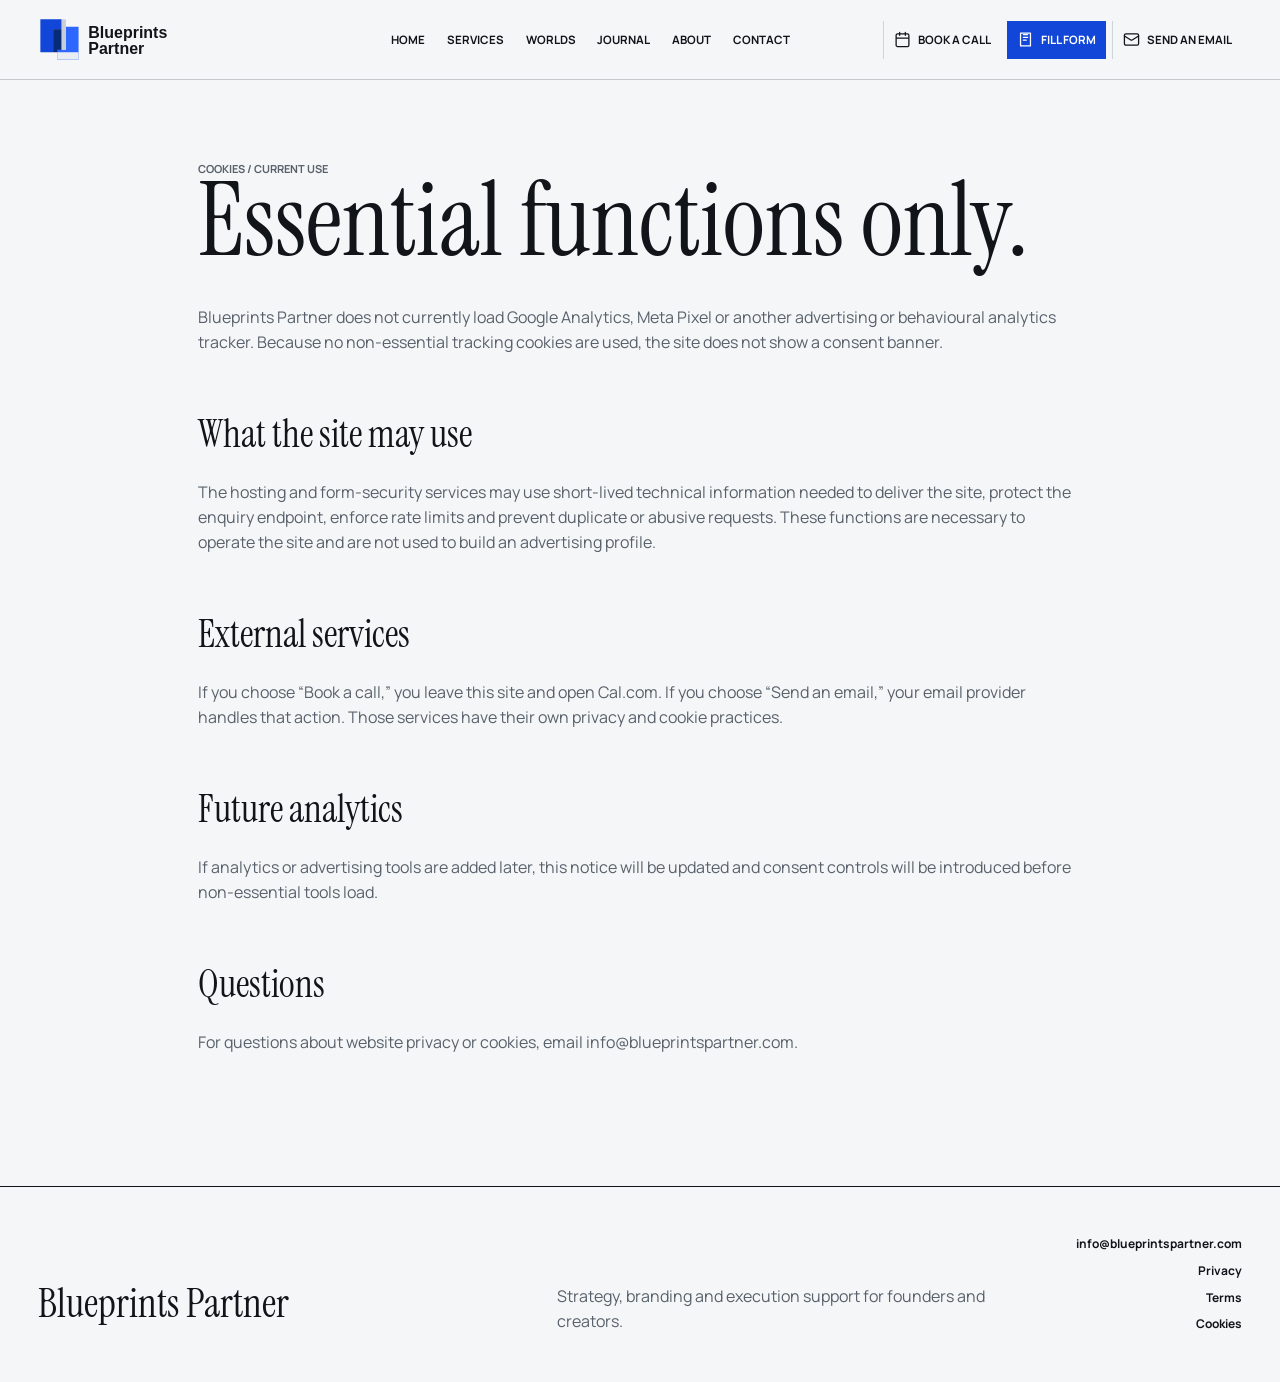
<file: cookies.html>
<!doctype html>
<html lang="en">
<head>
  <meta charset="utf-8">
  <meta name="viewport" content="width=device-width, initial-scale=1">
  <meta name="description" content="Cookies and essential website functions used by Blueprints Partner.">
  <title>Cookies | Blueprints Partner</title>
  <link rel="icon" href="assets/brand/favicon.svg" type="image/svg+xml">
  <link rel="stylesheet" href="styles.css?v=20260812-2">
  <script src="script.js" defer></script>
</head>
<body data-page="cookies">
  <a class="skip-link" href="#main">Skip to content</a>
  <header class="site-header" data-header>
    <a class="brand-mark" href="index.html" aria-label="Blueprints Partner home"><img src="assets/brand/logo-primary.svg" alt="Blueprints Partner"></a>
    <nav class="desktop-nav" aria-label="Primary navigation"><a href="index.html">Home</a><a href="services.html">Services</a><a href="worlds.html">Worlds</a><a href="journal.html">Journal</a><a href="about.html">About</a><a href="contact.html">Contact</a></nav>
    <div class="header-actions" aria-label="Contact options"><a class="header-action" href="https://cal.com/blueprints-partner/introductory-call" target="_blank" rel="noreferrer" title="Book a call" aria-label="Book a call"><svg aria-hidden="true" viewBox="0 0 24 24" fill="none" stroke="currentColor" stroke-linecap="round" stroke-linejoin="round"><path d="M8 2v4M16 2v4M3 10h18M5 4h14a2 2 0 0 1 2 2v14a2 2 0 0 1-2 2H5a2 2 0 0 1-2-2V6a2 2 0 0 1 2-2Z"/></svg><span>Book a call</span></a><a class="header-action header-action-form" href="contact.html#enquiry-form" title="Fill the enquiry form" aria-label="Fill the enquiry form"><svg aria-hidden="true" viewBox="0 0 24 24" fill="none" stroke="currentColor" stroke-linecap="round" stroke-linejoin="round"><path d="M9 5h6M9 9h6M9 13h4"/><path d="M5 3h14v18H5z"/></svg><span>Fill form</span></a><a class="header-action" href="mailto:info@blueprintspartner.com" title="Send an email" aria-label="Send an email"><svg aria-hidden="true" viewBox="0 0 24 24" fill="none" stroke="currentColor" stroke-linecap="round" stroke-linejoin="round"><path d="m22 7-8.991 5.727a2 2 0 0 1-2.009 0L2 7"/><rect width="20" height="16" x="2" y="4" rx="2"/></svg><span>Send an email</span></a></div>
  </header>
  <main id="main" class="legal-page">
    <p class="page-kicker">Cookies / Current use</p>
    <h1>Essential functions only.</h1>
    <p>Blueprints Partner does not currently load Google Analytics, Meta Pixel or another advertising or behavioural analytics tracker. Because no non-essential tracking cookies are used, the site does not show a consent banner.</p>
    <h2>What the site may use</h2>
    <p>The hosting and form-security services may use short-lived technical information needed to deliver the site, protect the enquiry endpoint, enforce rate limits and prevent duplicate or abusive requests. These functions are necessary to operate the site and are not used to build an advertising profile.</p>
    <h2>External services</h2>
    <p>If you choose “Book a call,” you leave this site and open Cal.com. If you choose “Send an email,” your email provider handles that action. Those services have their own privacy and cookie practices.</p>
    <h2>Future analytics</h2>
    <p>If analytics or advertising tools are added later, this notice will be updated and consent controls will be introduced before non-essential tools load.</p>
    <h2>Questions</h2>
    <p>For questions about website privacy or cookies, email <a href="mailto:info@blueprintspartner.com">info@blueprintspartner.com</a>.</p>
  </main>
  <footer class="site-footer"><a class="footer-brand" href="index.html">Blueprints Partner</a><p>Strategy, branding and execution support for founders and creators.</p><div><a href="mailto:info@blueprintspartner.com">info@blueprintspartner.com</a><a href="privacy.html">Privacy</a><a href="terms.html">Terms</a><a href="cookies.html">Cookies</a></div></footer>
</body>
</html>
</file>
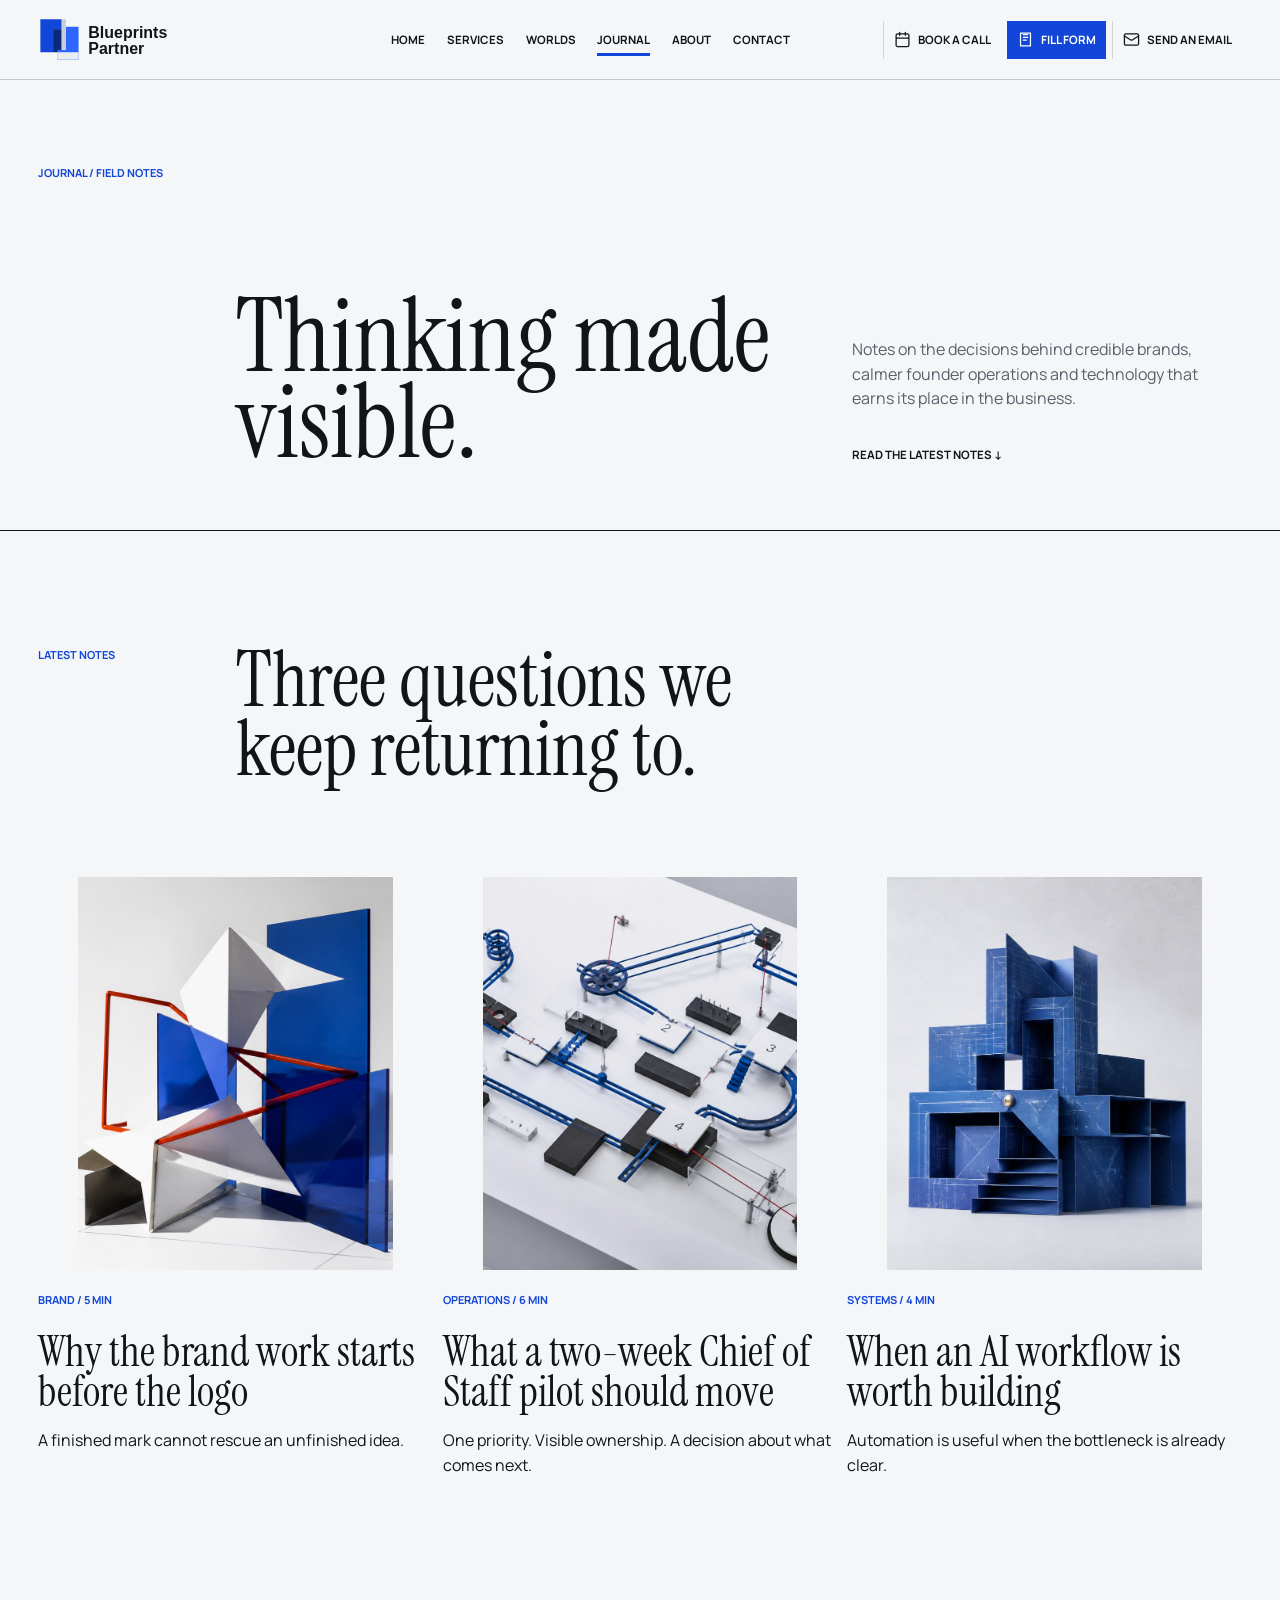
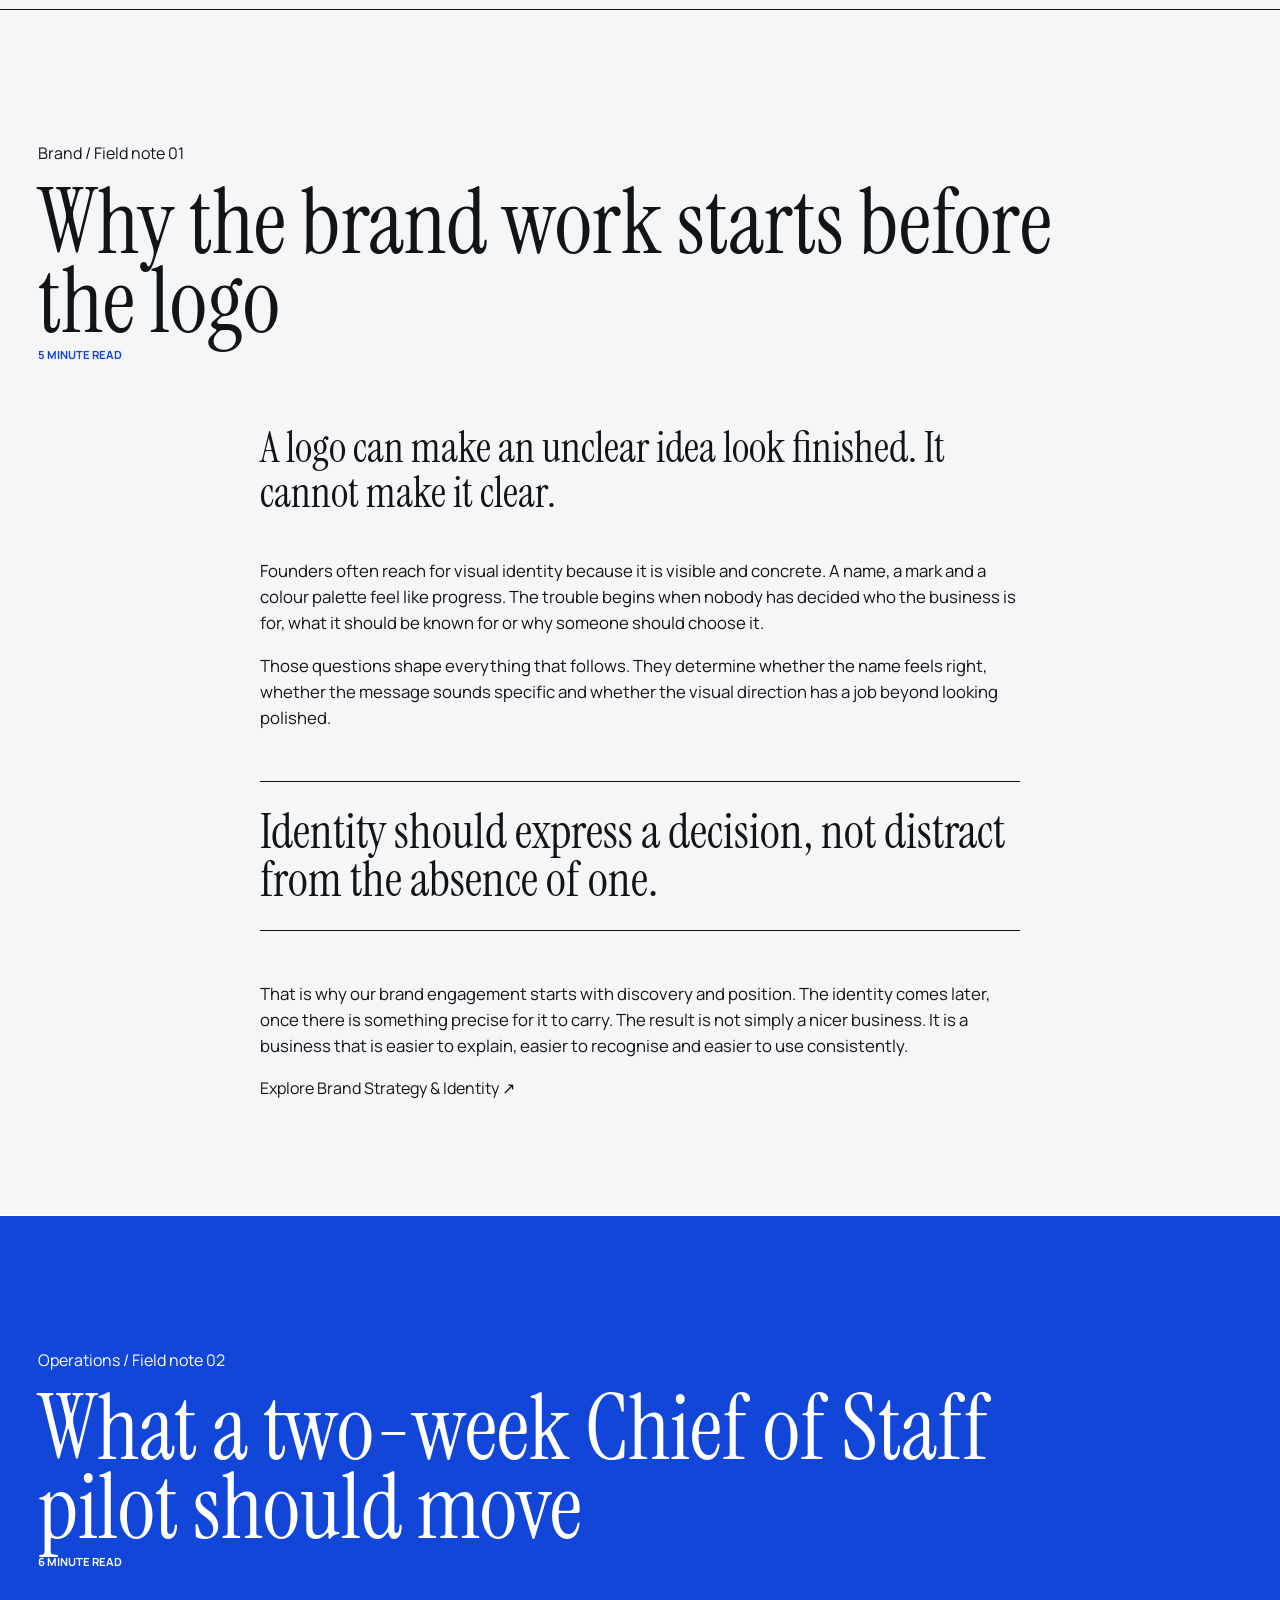
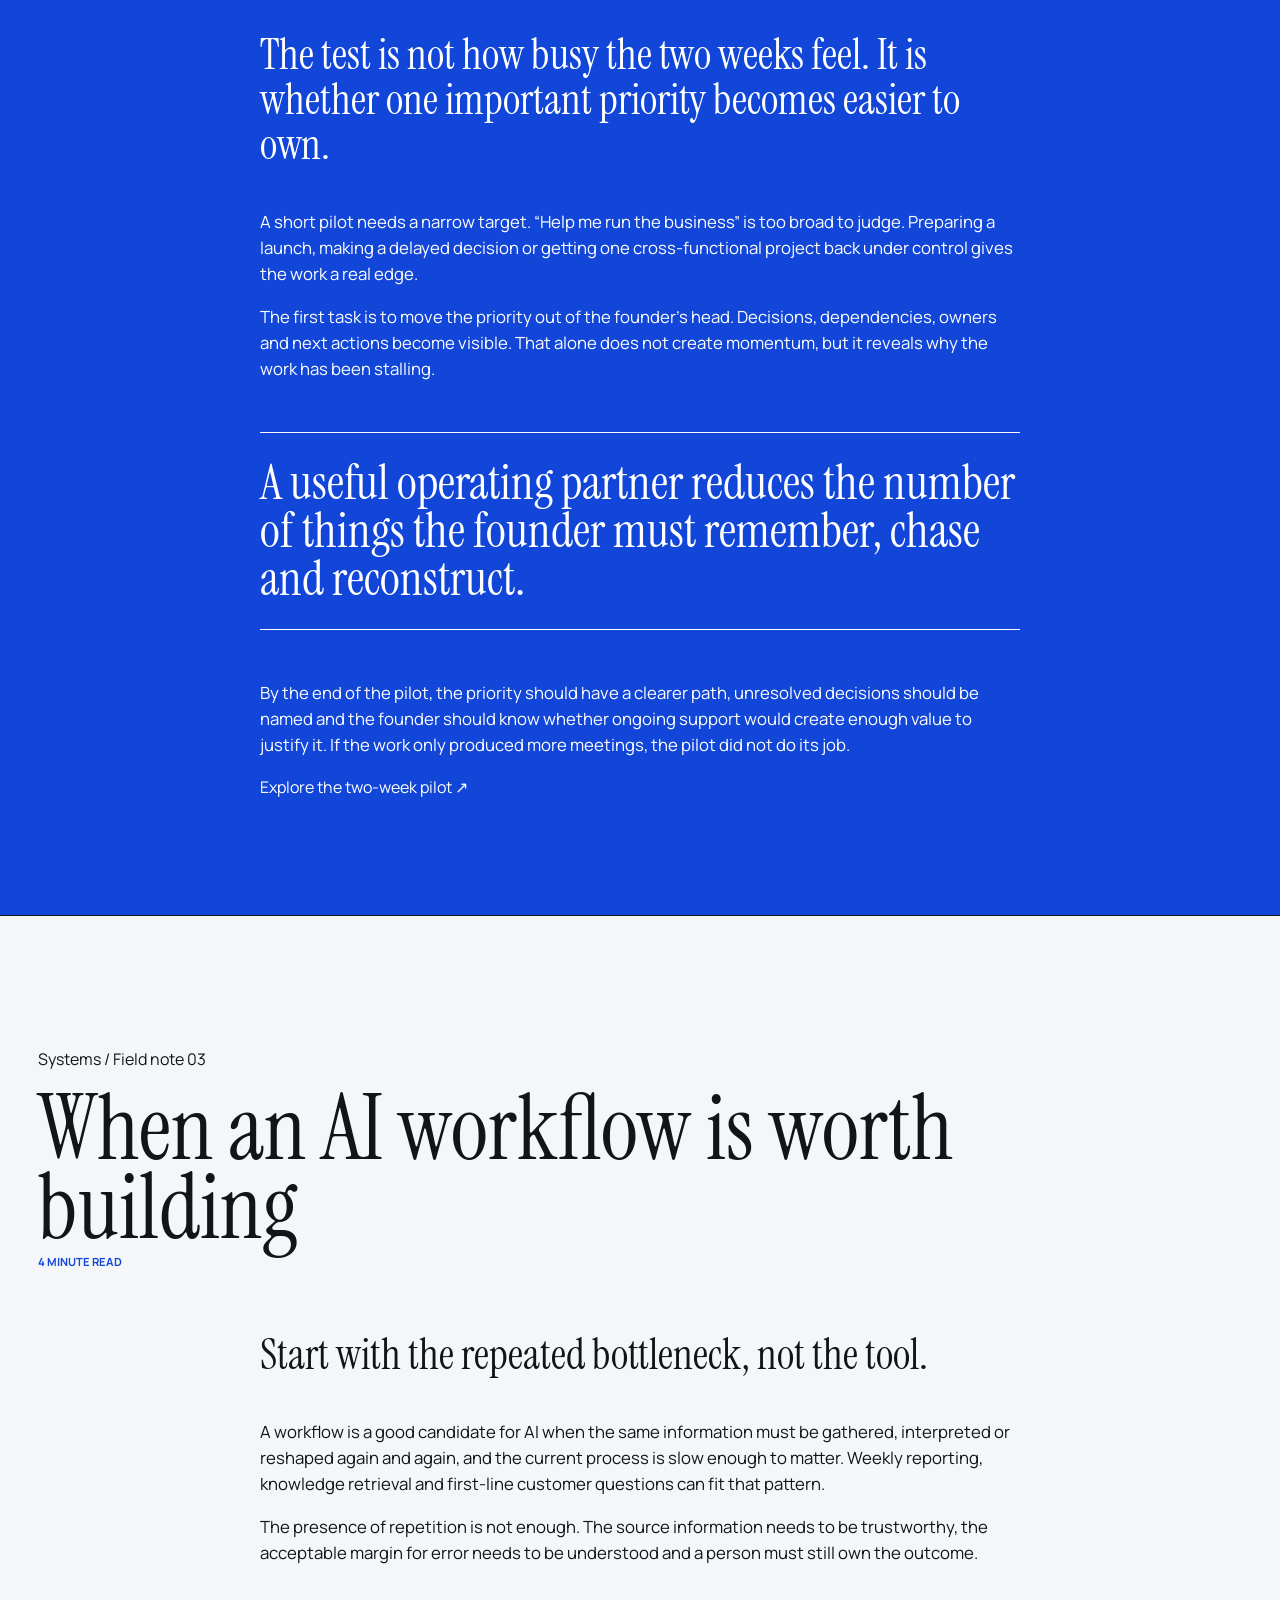
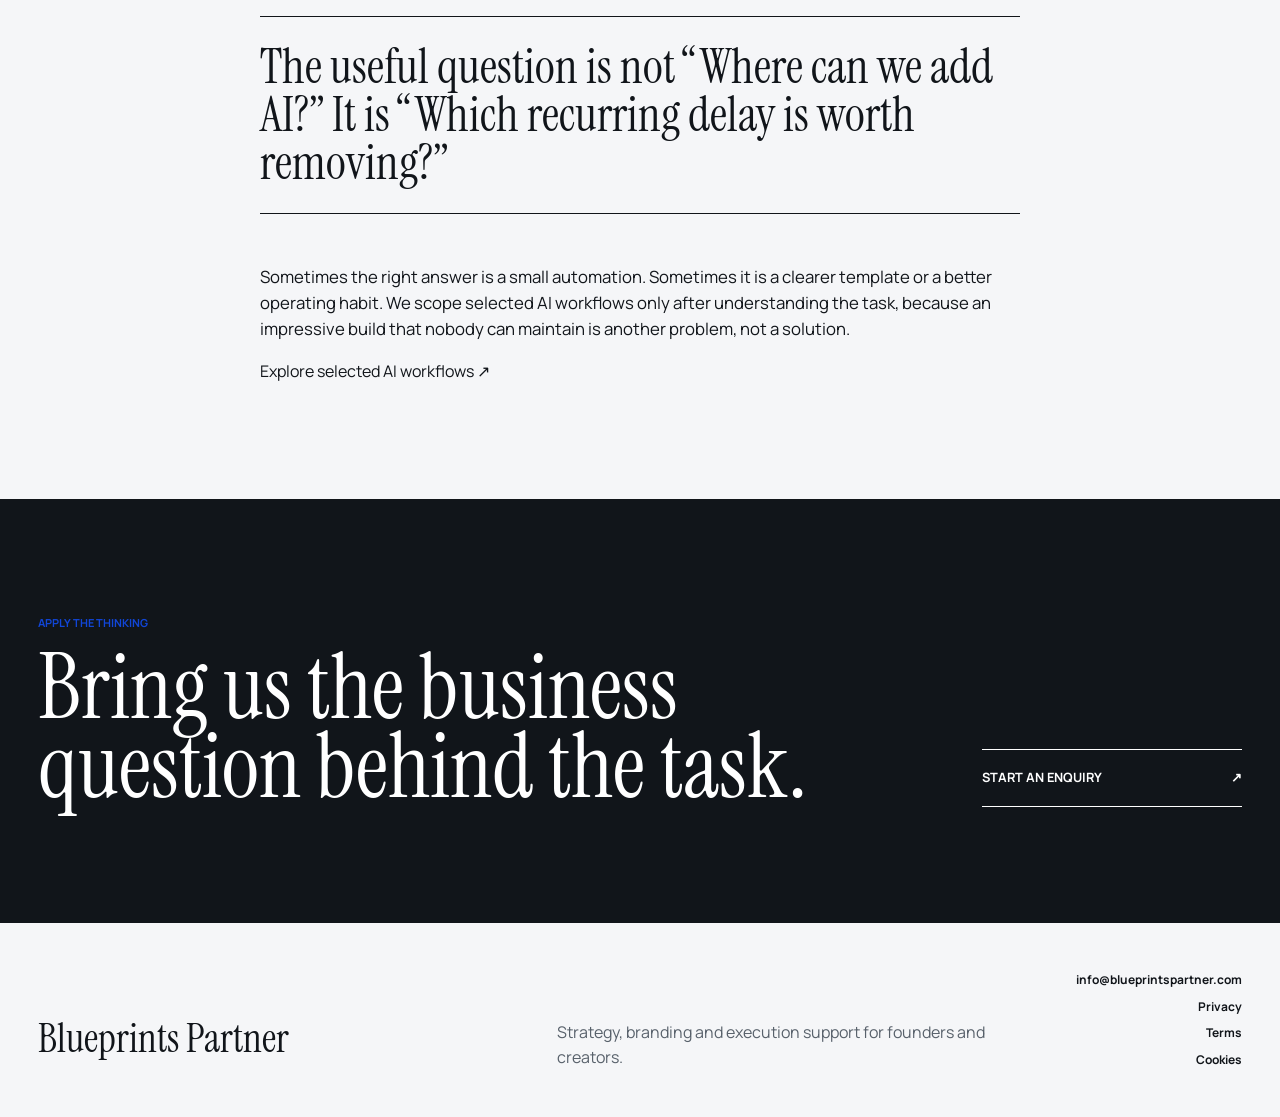
<file: journal.html>
<!doctype html>
<html lang="en">
<head>
  <meta charset="utf-8">
  <meta name="viewport" content="width=device-width, initial-scale=1">
  <meta name="description" content="Blueprints Partner field notes on branding, founder operations and useful AI workflows.">
  <title>Journal | Blueprints Partner</title>
  <link rel="icon" href="assets/brand/favicon.svg" type="image/svg+xml">
  <link rel="stylesheet" href="styles.css?v=20260812-2">
  <script src="script.js" defer></script>
</head>
<body data-page="journal">
  <a class="skip-link" href="#main">Skip to content</a>
  <header class="site-header" data-header>
    <a class="brand-mark" href="index.html" aria-label="Blueprints Partner home"><img src="assets/brand/logo-primary.svg" alt="Blueprints Partner"></a>
    <nav class="desktop-nav" aria-label="Primary navigation"><a href="index.html">Home</a><a href="services.html">Services</a><a href="worlds.html">Worlds</a><a href="journal.html" aria-current="page">Journal</a><a href="about.html">About</a><a href="contact.html">Contact</a></nav>
    <div class="header-actions" aria-label="Contact options"><a class="header-action" href="https://cal.com/blueprints-partner/introductory-call" target="_blank" rel="noreferrer" title="Book a call" aria-label="Book a call"><svg aria-hidden="true" viewBox="0 0 24 24" fill="none" stroke="currentColor" stroke-linecap="round" stroke-linejoin="round"><path d="M8 2v4M16 2v4M3 10h18M5 4h14a2 2 0 0 1 2 2v14a2 2 0 0 1-2 2H5a2 2 0 0 1-2-2V6a2 2 0 0 1 2-2Z"/></svg><span>Book a call</span></a><a class="header-action header-action-form" href="contact.html#enquiry-form" title="Fill the enquiry form" aria-label="Fill the enquiry form"><svg aria-hidden="true" viewBox="0 0 24 24" fill="none" stroke="currentColor" stroke-linecap="round" stroke-linejoin="round"><path d="M9 5h6M9 9h6M9 13h4"/><path d="M5 3h14v18H5z"/></svg><span>Fill form</span></a><a class="header-action" href="mailto:info@blueprintspartner.com" title="Send an email" aria-label="Send an email"><svg aria-hidden="true" viewBox="0 0 24 24" fill="none" stroke="currentColor" stroke-linecap="round" stroke-linejoin="round"><path d="m22 7-8.991 5.727a2 2 0 0 1-2.009 0L2 7"/><rect width="20" height="16" x="2" y="4" rx="2"/></svg><span>Send an email</span></a></div>
  </header>

  <main id="main">
    <section class="page-hero journal-hero" aria-labelledby="page-title">
      <p class="page-kicker reveal">Journal / Field notes</p>
      <h1 id="page-title" class="reveal">Thinking made visible.</h1>
      <div class="page-hero-copy reveal"><p>Notes on the decisions behind credible brands, calmer founder operations and technology that earns its place in the business.</p><a href="#latest-notes">Read the latest notes <span aria-hidden="true">↓</span></a></div>
    </section>

    <section class="journal-index" id="latest-notes" aria-labelledby="journal-index-title">
      <header class="journal-index-heading reveal"><p class="section-label">Latest notes</p><h2 id="journal-index-title">Three questions we keep returning to.</h2></header>
      <div class="journal-index-grid">
        <a class="journal-index-card reveal" href="#before-the-logo"><figure><img src="assets/brand-strategy-sculpture.png" alt="Cobalt planes and folded paper arranged as an identity sculpture"></figure><div><span>Brand / 5 min</span><h3>Why the brand work starts before the logo</h3><p>A finished mark cannot rescue an unfinished idea.</p></div></a>
        <a class="journal-index-card reveal" href="#two-week-pilot"><figure><img src="assets/operations-system-sculpture.png" alt="A physical rail system representing coordinated priorities"></figure><div><span>Operations / 6 min</span><h3>What a two-week Chief of Staff pilot should move</h3><p>One priority. Visible ownership. A decision about what comes next.</p></div></a>
        <a class="journal-index-card reveal" href="#ai-workflow"><figure><img src="assets/blueprint-sculpture.png" alt="Architectural sculpture made from cobalt blueprint paper"></figure><div><span>Systems / 4 min</span><h3>When an AI workflow is worth building</h3><p>Automation is useful when the bottleneck is already clear.</p></div></a>
      </div>
    </section>

    <article class="journal-entry" id="before-the-logo" aria-labelledby="logo-note-title">
      <header class="journal-entry-head reveal"><p>Brand / Field note 01</p><h2 id="logo-note-title">Why the brand work starts before the logo</h2><span>5 minute read</span></header>
      <div class="journal-entry-body reveal">
        <p class="entry-lead">A logo can make an unclear idea look finished. It cannot make it clear.</p>
        <p>Founders often reach for visual identity because it is visible and concrete. A name, a mark and a colour palette feel like progress. The trouble begins when nobody has decided who the business is for, what it should be known for or why someone should choose it.</p>
        <p>Those questions shape everything that follows. They determine whether the name feels right, whether the message sounds specific and whether the visual direction has a job beyond looking polished.</p>
        <blockquote>Identity should express a decision, not distract from the absence of one.</blockquote>
        <p>That is why our brand engagement starts with discovery and position. The identity comes later, once there is something precise for it to carry. The result is not simply a nicer business. It is a business that is easier to explain, easier to recognise and easier to use consistently.</p>
        <a href="services.html#brand-service">Explore Brand Strategy &amp; Identity <span aria-hidden="true">↗</span></a>
      </div>
    </article>

    <article class="journal-entry journal-entry-blue" id="two-week-pilot" aria-labelledby="pilot-note-title">
      <header class="journal-entry-head reveal"><p>Operations / Field note 02</p><h2 id="pilot-note-title">What a two-week Chief of Staff pilot should move</h2><span>6 minute read</span></header>
      <div class="journal-entry-body reveal">
        <p class="entry-lead">The test is not how busy the two weeks feel. It is whether one important priority becomes easier to own.</p>
        <p>A short pilot needs a narrow target. “Help me run the business” is too broad to judge. Preparing a launch, making a delayed decision or getting one cross-functional project back under control gives the work a real edge.</p>
        <p>The first task is to move the priority out of the founder's head. Decisions, dependencies, owners and next actions become visible. That alone does not create momentum, but it reveals why the work has been stalling.</p>
        <blockquote>A useful operating partner reduces the number of things the founder must remember, chase and reconstruct.</blockquote>
        <p>By the end of the pilot, the priority should have a clearer path, unresolved decisions should be named and the founder should know whether ongoing support would create enough value to justify it. If the work only produced more meetings, the pilot did not do its job.</p>
        <a href="services.html#chief-of-staff-service">Explore the two-week pilot <span aria-hidden="true">↗</span></a>
      </div>
    </article>

    <article class="journal-entry" id="ai-workflow" aria-labelledby="ai-note-title">
      <header class="journal-entry-head reveal"><p>Systems / Field note 03</p><h2 id="ai-note-title">When an AI workflow is worth building</h2><span>4 minute read</span></header>
      <div class="journal-entry-body reveal">
        <p class="entry-lead">Start with the repeated bottleneck, not the tool.</p>
        <p>A workflow is a good candidate for AI when the same information must be gathered, interpreted or reshaped again and again, and the current process is slow enough to matter. Weekly reporting, knowledge retrieval and first-line customer questions can fit that pattern.</p>
        <p>The presence of repetition is not enough. The source information needs to be trustworthy, the acceptable margin for error needs to be understood and a person must still own the outcome.</p>
        <blockquote>The useful question is not “Where can we add AI?” It is “Which recurring delay is worth removing?”</blockquote>
        <p>Sometimes the right answer is a small automation. Sometimes it is a clearer template or a better operating habit. We scope selected AI workflows only after understanding the task, because an impressive build that nobody can maintain is another problem, not a solution.</p>
        <a href="services.html#custom-projects">Explore selected AI workflows <span aria-hidden="true">↗</span></a>
      </div>
    </article>

    <section class="final-cta" aria-labelledby="final-title"><div class="final-copy reveal"><p class="section-label">Apply the thinking</p><h2 id="final-title">Bring us the business question behind the task.</h2></div><a class="final-link reveal" href="contact.html"><span>Start an enquiry</span><span aria-hidden="true">↗</span></a></section>
  </main>
  <footer class="site-footer"><a class="footer-brand" href="index.html">Blueprints Partner</a><p>Strategy, branding and execution support for founders and creators.</p><div><a href="mailto:info@blueprintspartner.com">info@blueprintspartner.com</a><a href="privacy.html">Privacy</a><a href="terms.html">Terms</a><a href="cookies.html">Cookies</a></div></footer>
</body>
</html>
</file>
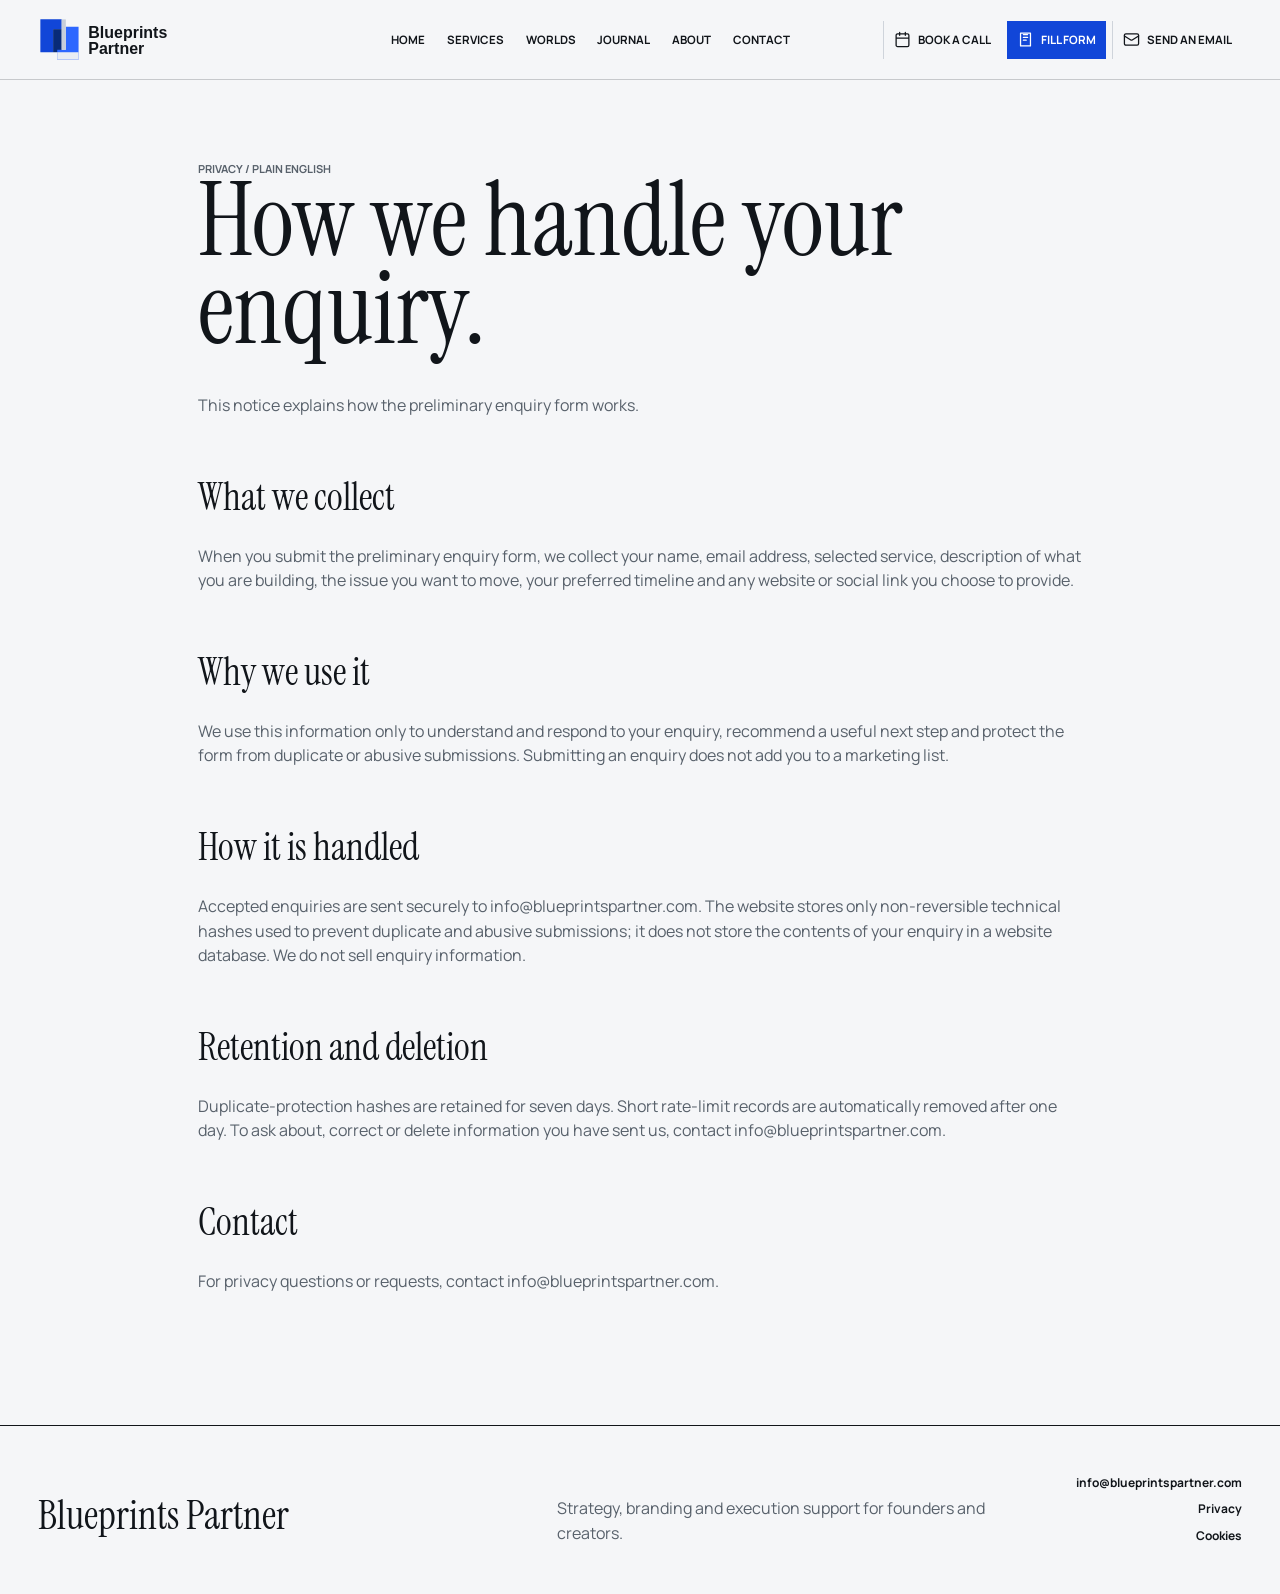
<file: privacy.html>
<!doctype html>
<html lang="en">
<head>
  <meta charset="utf-8">
  <meta name="viewport" content="width=device-width, initial-scale=1">
  <meta name="description" content="How Blueprints Partner handles preliminary enquiry information.">
  <title>Privacy | Blueprints Partner</title>
  <link rel="icon" href="assets/brand/favicon.svg" type="image/svg+xml">
  <link rel="stylesheet" href="styles.css?v=20260812-2">
  <script src="script.js" defer></script>
</head>
<body data-page="privacy">
  <a class="skip-link" href="#main">Skip to content</a>
  <header class="site-header" data-header>
    <a class="brand-mark" href="index.html" aria-label="Blueprints Partner home"><img src="assets/brand/logo-primary.svg" alt="Blueprints Partner"></a>
    <nav class="desktop-nav" aria-label="Primary navigation"><a href="index.html">Home</a><a href="services.html">Services</a><a href="worlds.html">Worlds</a><a href="journal.html">Journal</a><a href="about.html">About</a><a href="contact.html">Contact</a></nav>
    <div class="header-actions" aria-label="Contact options"><a class="header-action" href="https://cal.com/blueprints-partner/introductory-call" target="_blank" rel="noreferrer" title="Book a call" aria-label="Book a call"><svg aria-hidden="true" viewBox="0 0 24 24" fill="none" stroke="currentColor" stroke-linecap="round" stroke-linejoin="round"><path d="M8 2v4M16 2v4M3 10h18M5 4h14a2 2 0 0 1 2 2v14a2 2 0 0 1-2 2H5a2 2 0 0 1-2-2V6a2 2 0 0 1 2-2Z"/></svg><span>Book a call</span></a><a class="header-action header-action-form" href="contact.html#enquiry-form" title="Fill the enquiry form" aria-label="Fill the enquiry form"><svg aria-hidden="true" viewBox="0 0 24 24" fill="none" stroke="currentColor" stroke-linecap="round" stroke-linejoin="round"><path d="M9 5h6M9 9h6M9 13h4"/><path d="M5 3h14v18H5z"/></svg><span>Fill form</span></a><a class="header-action" href="mailto:info@blueprintspartner.com" title="Send an email" aria-label="Send an email"><svg aria-hidden="true" viewBox="0 0 24 24" fill="none" stroke="currentColor" stroke-linecap="round" stroke-linejoin="round"><path d="m22 7-8.991 5.727a2 2 0 0 1-2.009 0L2 7"/><rect width="20" height="16" x="2" y="4" rx="2"/></svg><span>Send an email</span></a></div>
  </header>
  <main id="main" class="legal-page">
    <p class="page-kicker">Privacy / Plain English</p>
    <h1>How we handle your enquiry.</h1>
    <p>This notice explains how the preliminary enquiry form works.</p>
    <h2>What we collect</h2>
    <p>When you submit the preliminary enquiry form, we collect your name, email address, selected service, description of what you are building, the issue you want to move, your preferred timeline and any website or social link you choose to provide.</p>
    <h2>Why we use it</h2>
    <p>We use this information only to understand and respond to your enquiry, recommend a useful next step and protect the form from duplicate or abusive submissions. Submitting an enquiry does not add you to a marketing list.</p>
    <h2>How it is handled</h2>
    <p>Accepted enquiries are sent securely to <a href="mailto:info@blueprintspartner.com">info@blueprintspartner.com</a>. The website stores only non-reversible technical hashes used to prevent duplicate and abusive submissions; it does not store the contents of your enquiry in a website database. We do not sell enquiry information.</p>
    <h2>Retention and deletion</h2>
    <p>Duplicate-protection hashes are retained for seven days. Short rate-limit records are automatically removed after one day. To ask about, correct or delete information you have sent us, contact <a href="mailto:info@blueprintspartner.com">info@blueprintspartner.com</a>.</p>
    <h2>Contact</h2>
    <p>For privacy questions or requests, contact <a href="mailto:info@blueprintspartner.com">info@blueprintspartner.com</a>.</p>
  </main>
  <footer class="site-footer"><a class="footer-brand" href="index.html">Blueprints Partner</a><p>Strategy, branding and execution support for founders and creators.</p><div><a href="mailto:info@blueprintspartner.com">info@blueprintspartner.com</a><a href="privacy.html">Privacy</a><a href="cookies.html">Cookies</a></div></footer>
</body>
</html>
</file>
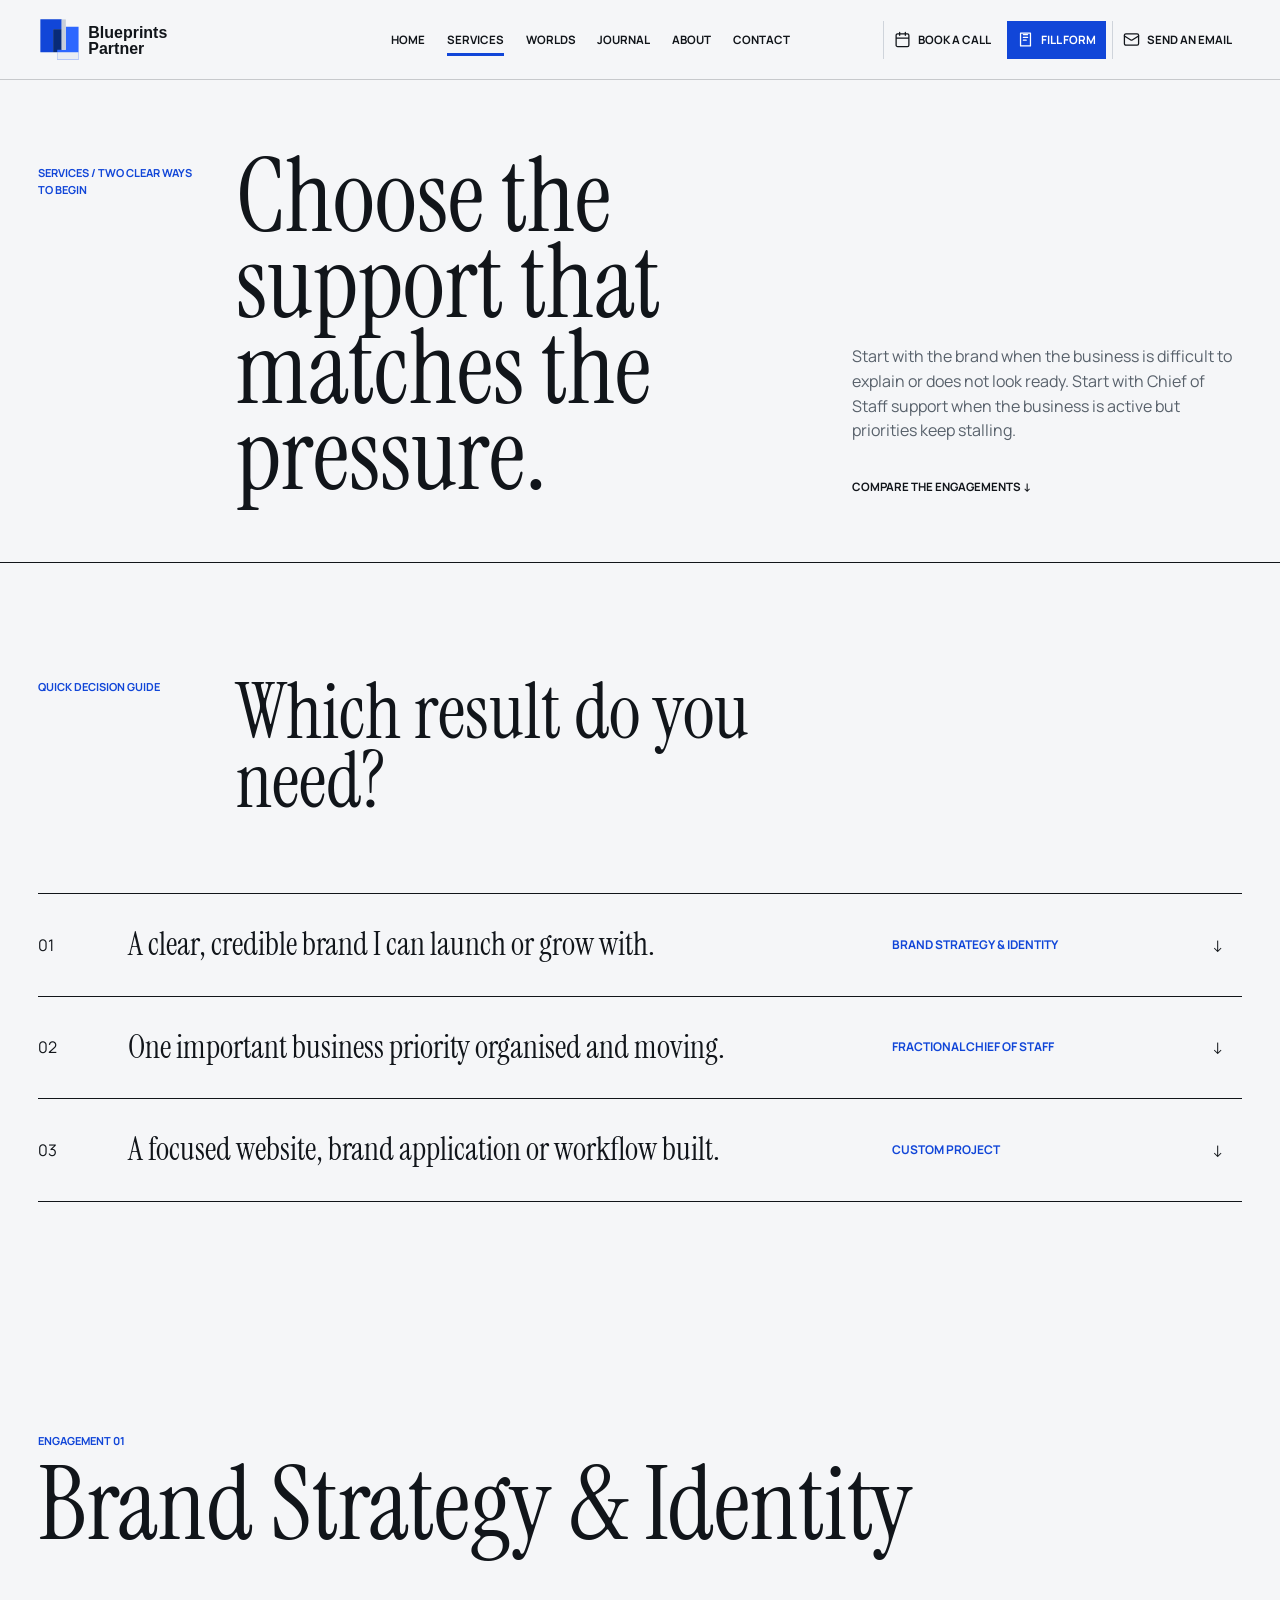
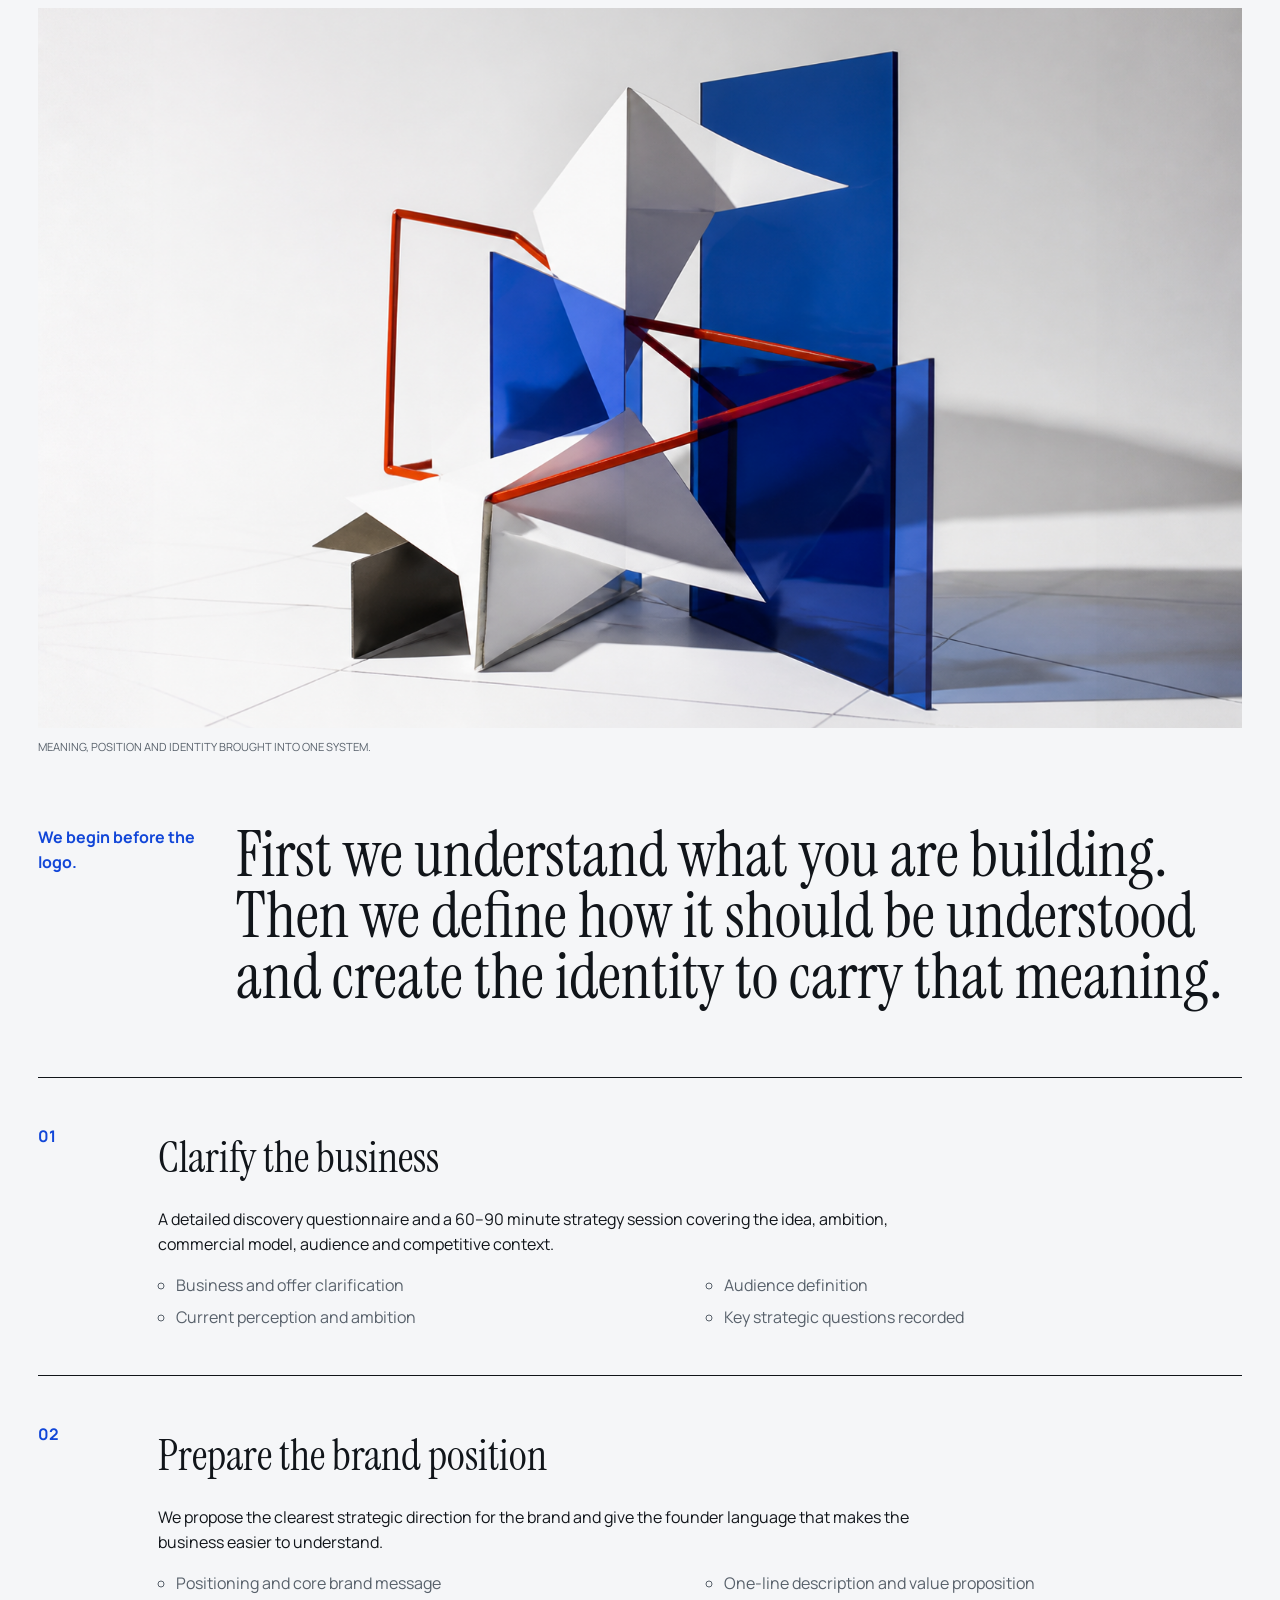
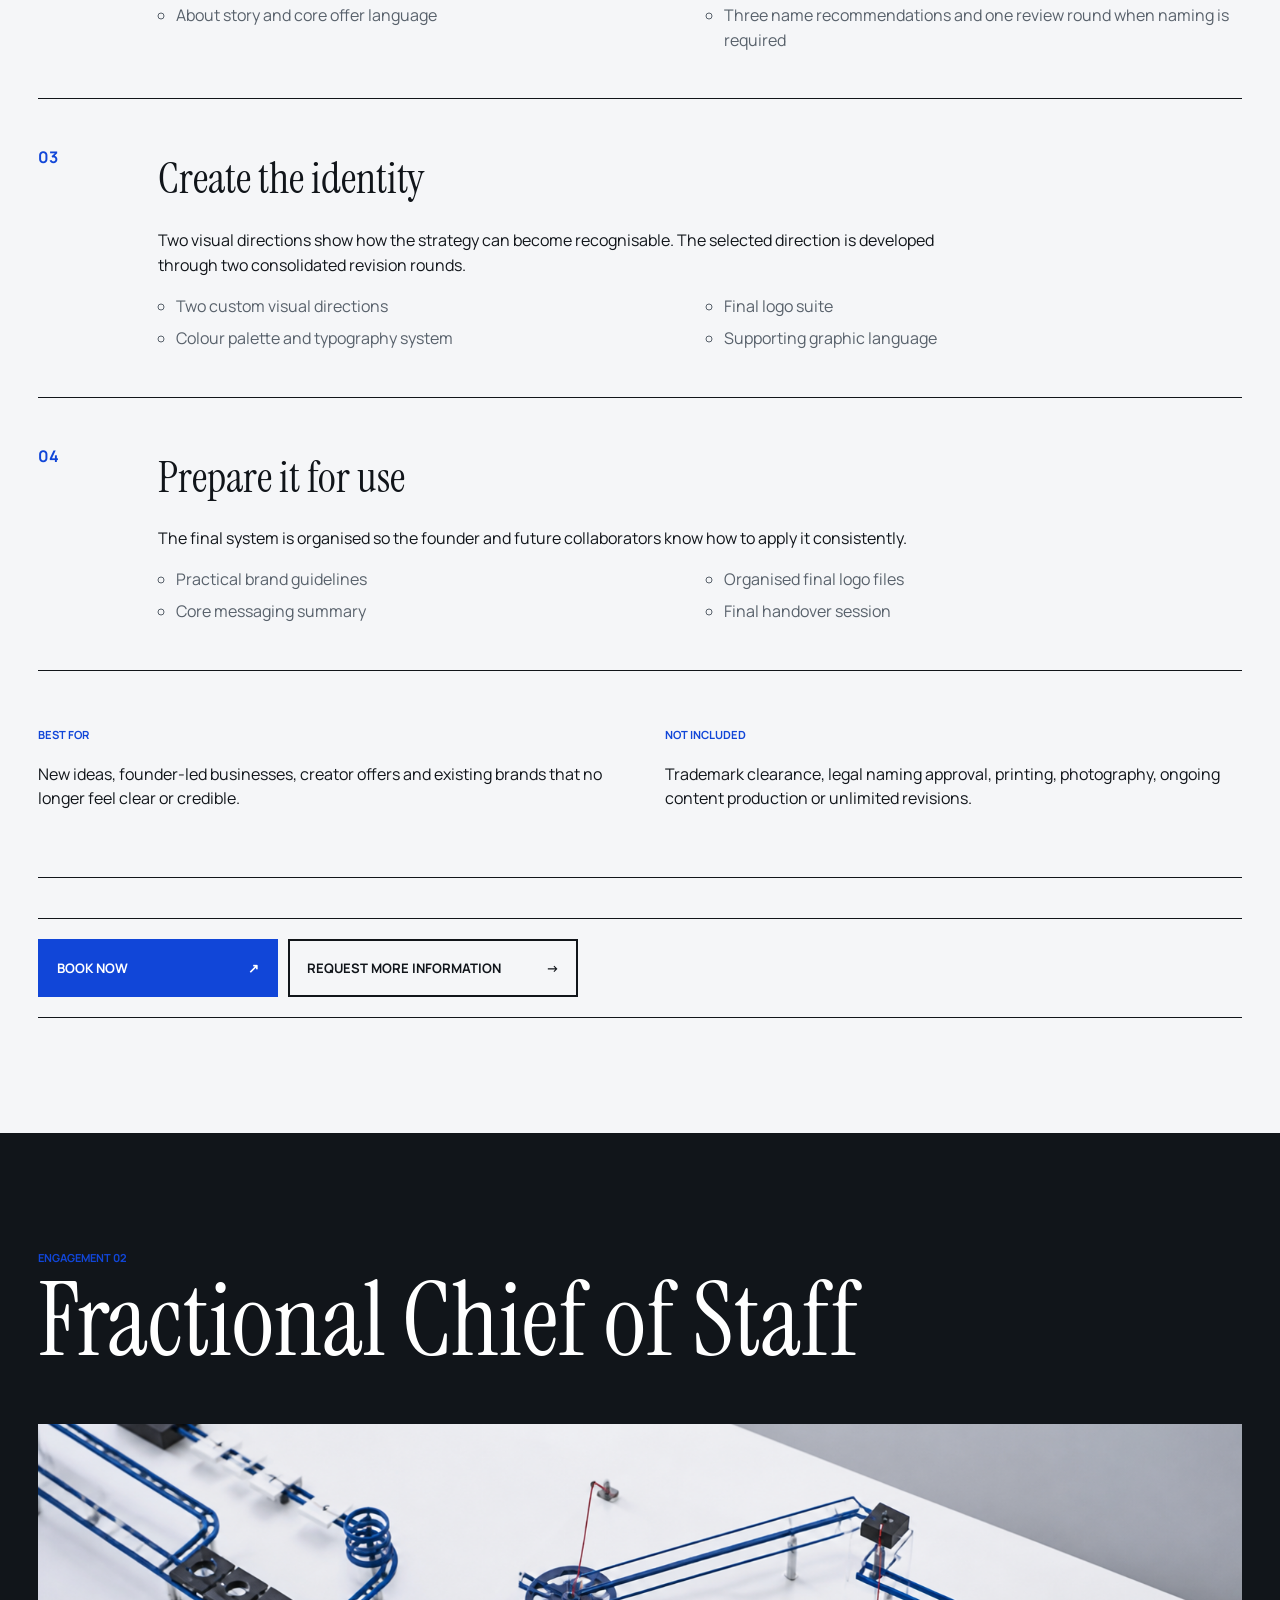
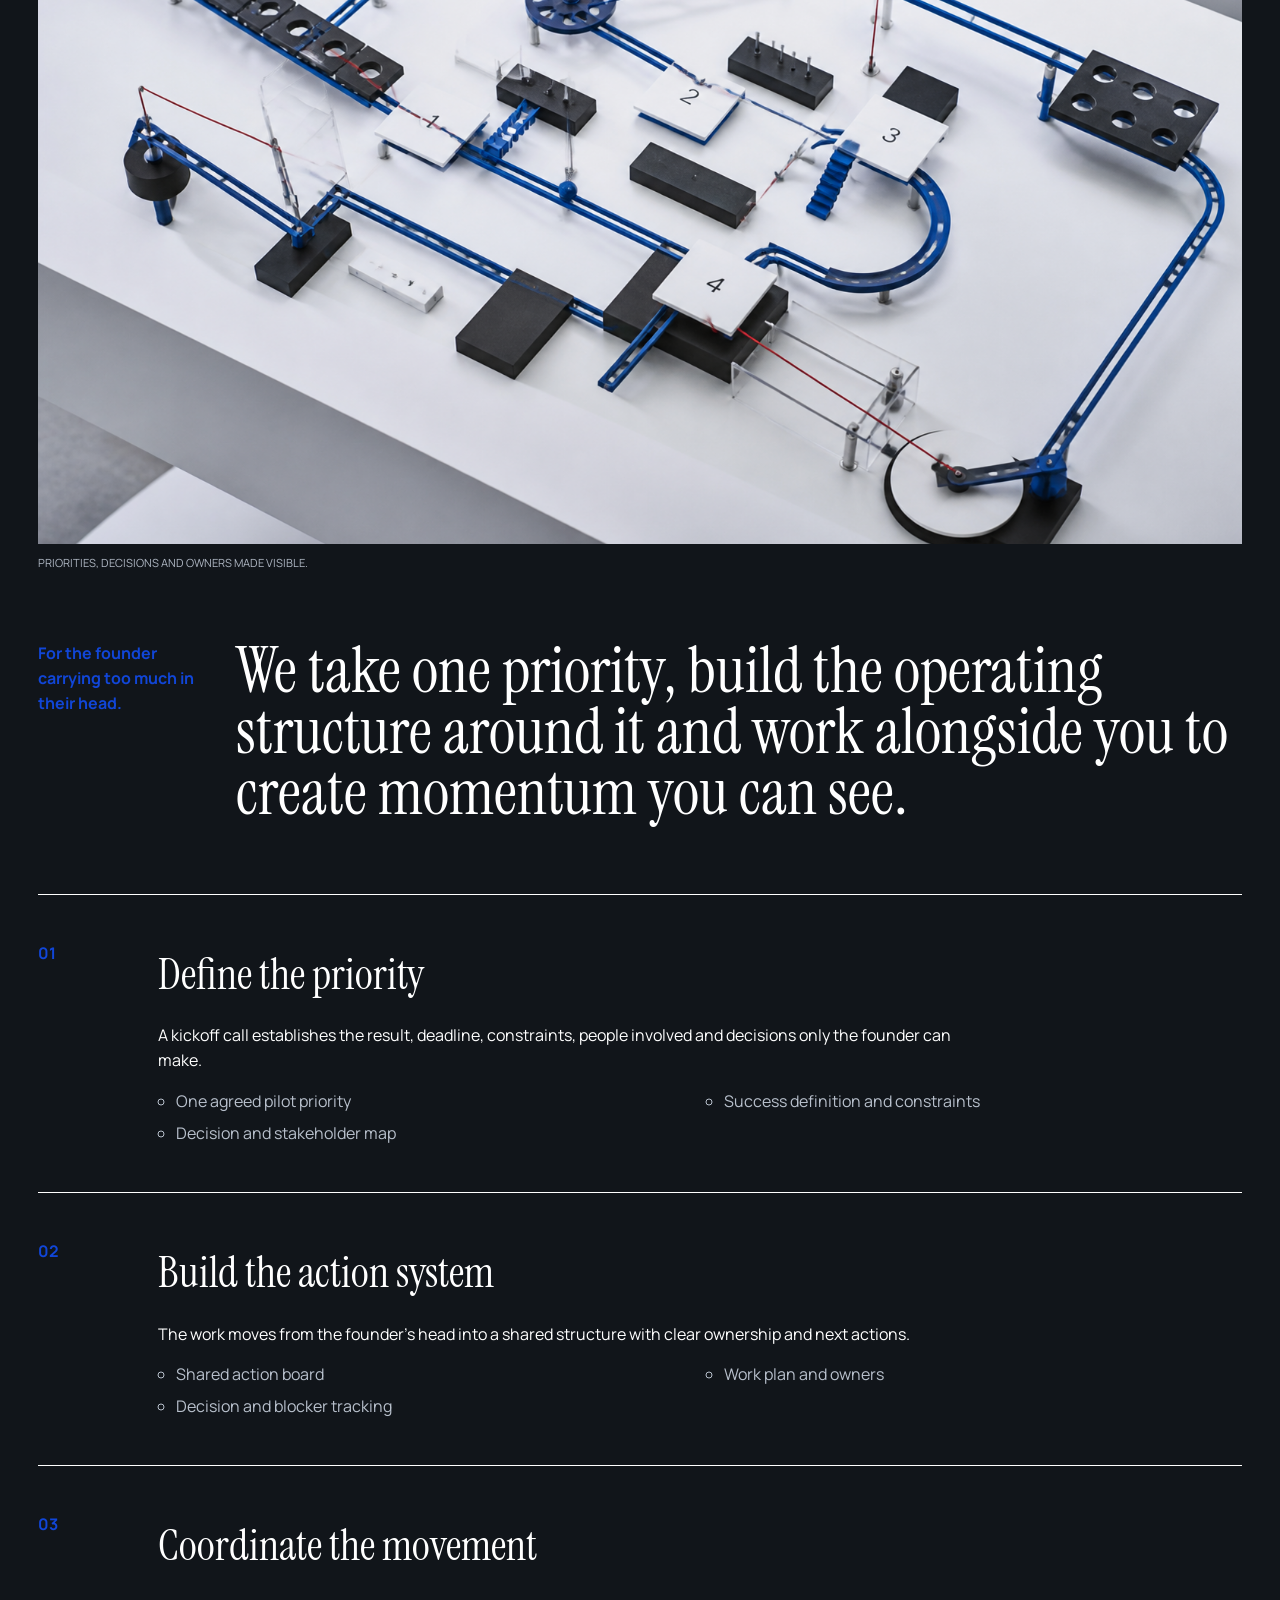
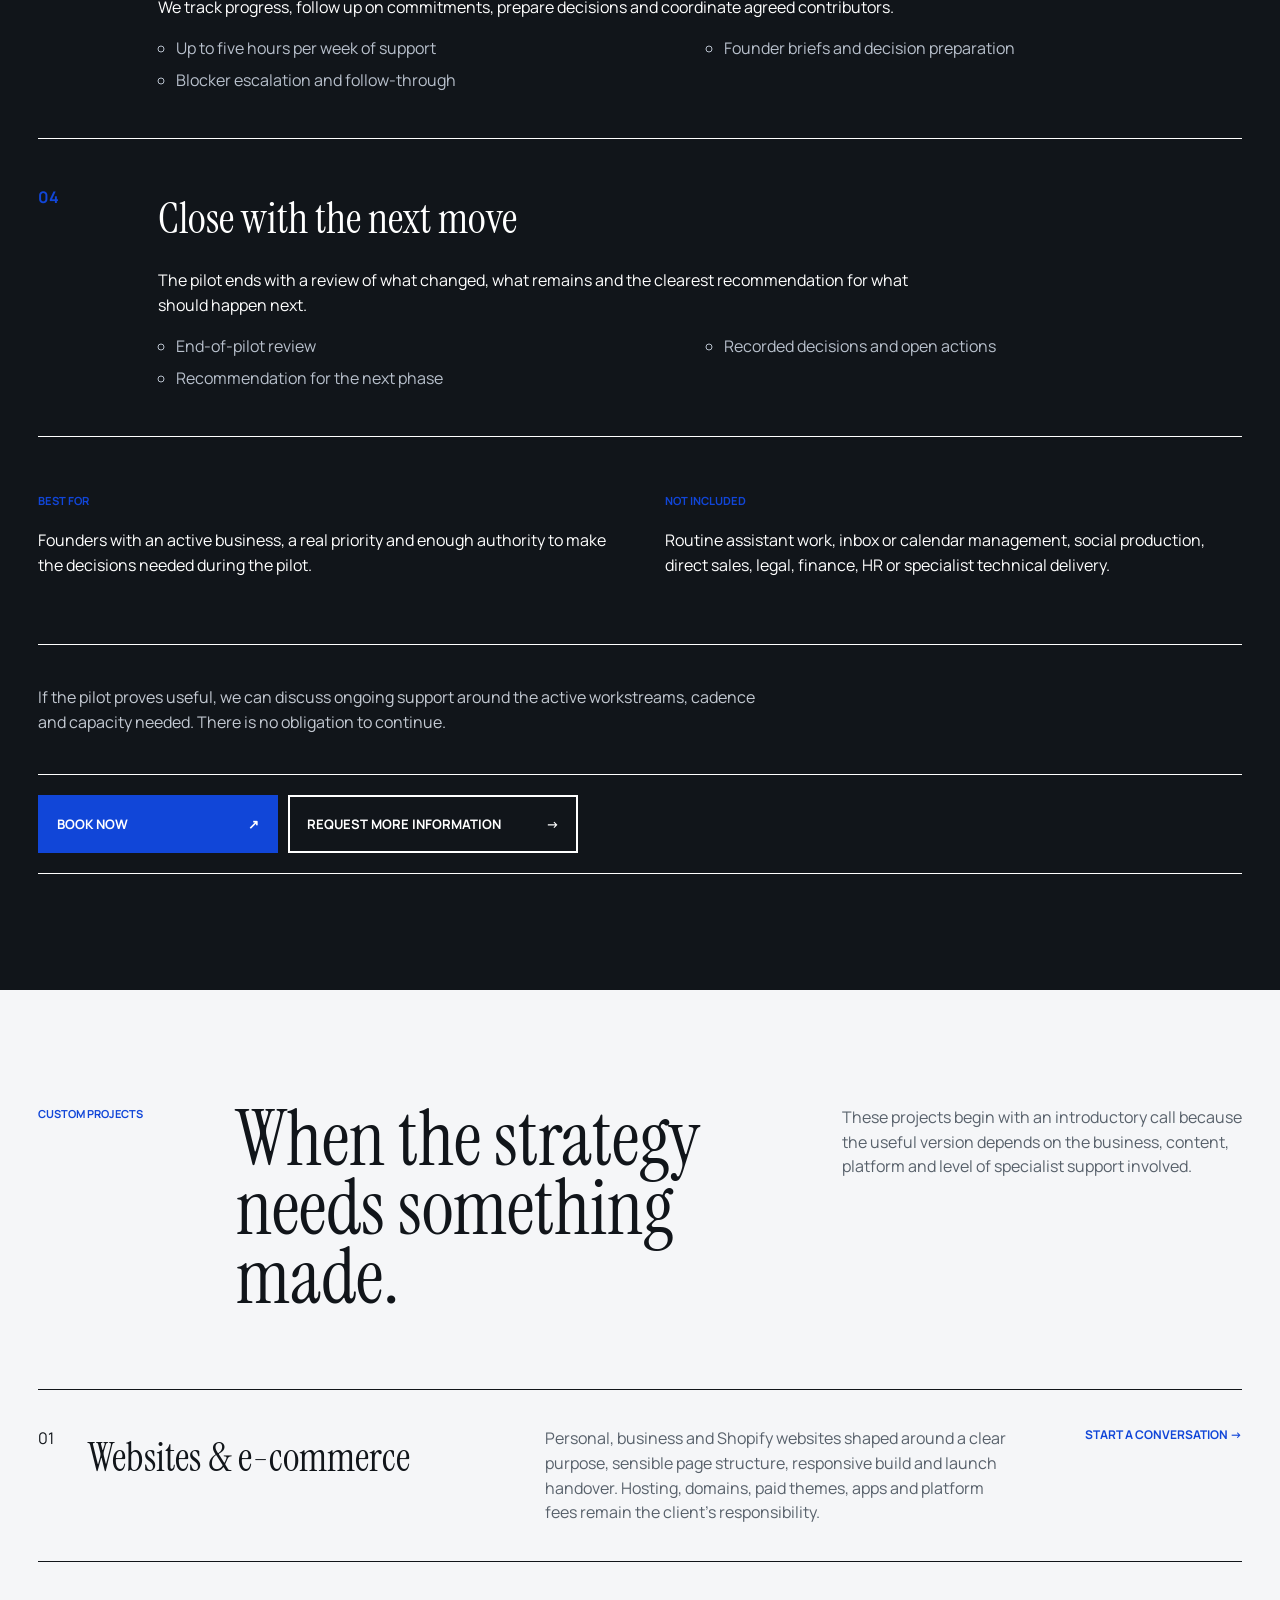
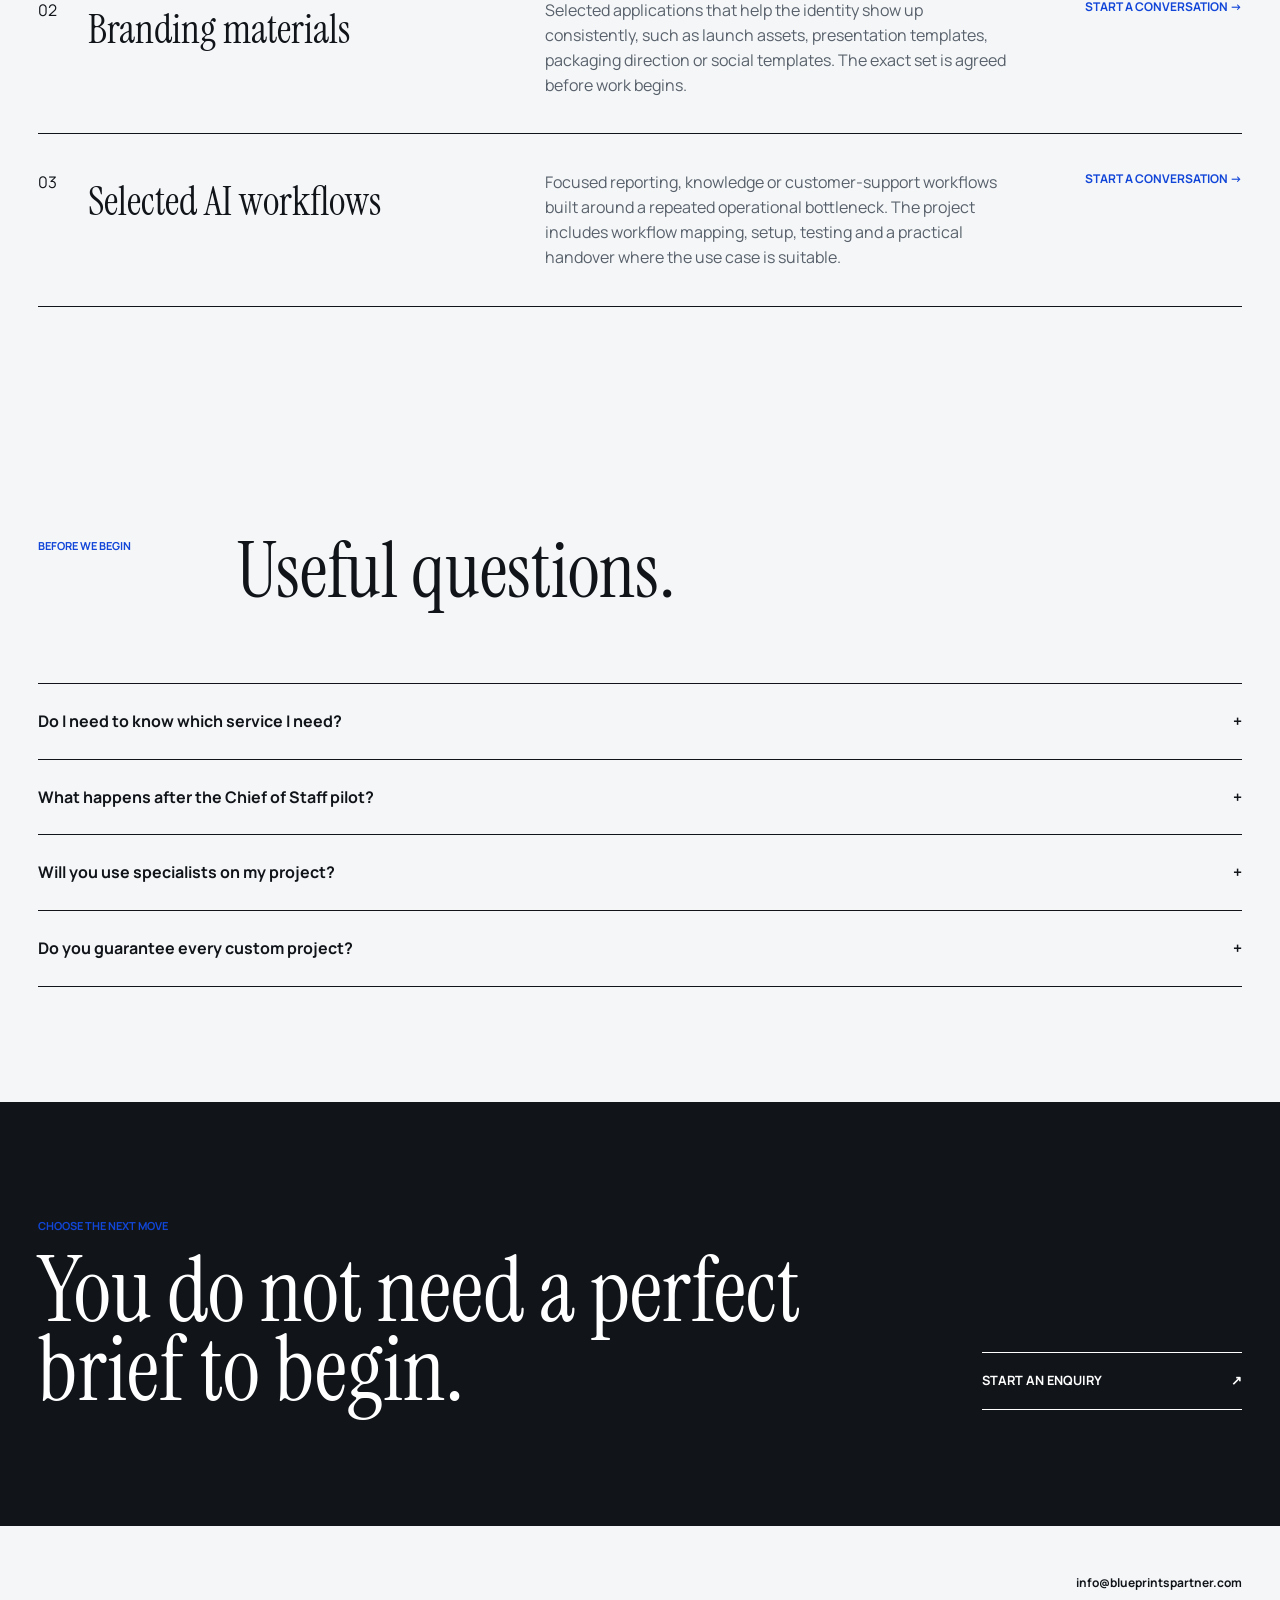
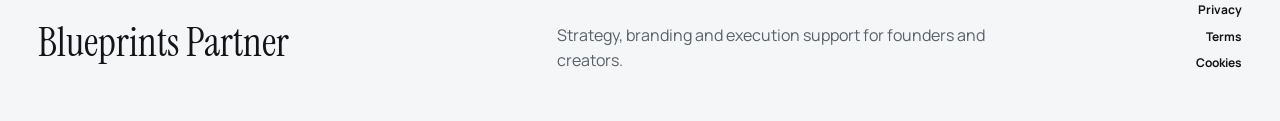
<file: services.html>
<!doctype html>
<html lang="en">
<head>
  <meta charset="utf-8">
  <meta name="viewport" content="width=device-width, initial-scale=1">
  <meta name="description" content="Explore Blueprints Partner brand strategy, identity, fractional Chief of Staff and custom execution services.">
  <title>Services | Blueprints Partner</title>
  <link rel="icon" href="assets/brand/favicon.svg" type="image/svg+xml">
  <link rel="stylesheet" href="styles.css?v=20260812-2">
  <script src="script.js" defer></script>
</head>
<body data-page="services">
  <a class="skip-link" href="#main">Skip to content</a>
  <header class="site-header" data-header>
    <a class="brand-mark" href="index.html" aria-label="Blueprints Partner home"><img src="assets/brand/logo-primary.svg" alt="Blueprints Partner"></a>
    <nav class="desktop-nav" aria-label="Primary navigation">
      <a href="index.html">Home</a><a href="services.html" aria-current="page">Services</a><a href="worlds.html">Worlds</a><a href="journal.html">Journal</a><a href="about.html">About</a><a href="contact.html">Contact</a>
    </nav>
    <div class="header-actions" aria-label="Contact options"><a class="header-action" href="https://cal.com/blueprints-partner/introductory-call" target="_blank" rel="noreferrer" title="Book a call" aria-label="Book a call"><svg aria-hidden="true" viewBox="0 0 24 24" fill="none" stroke="currentColor" stroke-linecap="round" stroke-linejoin="round"><path d="M8 2v4M16 2v4M3 10h18M5 4h14a2 2 0 0 1 2 2v14a2 2 0 0 1-2 2H5a2 2 0 0 1-2-2V6a2 2 0 0 1 2-2Z"/></svg><span>Book a call</span></a><a class="header-action header-action-form" href="contact.html#enquiry-form" title="Fill the enquiry form" aria-label="Fill the enquiry form"><svg aria-hidden="true" viewBox="0 0 24 24" fill="none" stroke="currentColor" stroke-linecap="round" stroke-linejoin="round"><path d="M9 5h6M9 9h6M9 13h4"/><path d="M5 3h14v18H5z"/></svg><span>Fill form</span></a><a class="header-action" href="mailto:info@blueprintspartner.com" title="Send an email" aria-label="Send an email"><svg aria-hidden="true" viewBox="0 0 24 24" fill="none" stroke="currentColor" stroke-linecap="round" stroke-linejoin="round"><path d="m22 7-8.991 5.727a2 2 0 0 1-2.009 0L2 7"/><rect width="20" height="16" x="2" y="4" rx="2"/></svg><span>Send an email</span></a></div>
  </header>

  <main id="main">
    <section class="page-hero services-hero" aria-labelledby="page-title">
      <p class="page-kicker reveal">Services / Two clear ways to begin</p>
      <h1 id="page-title" class="reveal page-title-long">Choose the support that matches the pressure.</h1>
      <div class="page-hero-copy reveal"><p>Start with the brand when the business is difficult to explain or does not look ready. Start with Chief of Staff support when the business is active but priorities keep stalling.</p><a href="#service-guide">Compare the engagements <span aria-hidden="true">↓</span></a></div>
    </section>

    <section class="service-guide" id="service-guide" aria-labelledby="service-guide-title">
      <header class="service-guide-heading reveal"><p class="section-label">Quick decision guide</p><h2 id="service-guide-title">Which result do you need?</h2></header>
      <div class="guide-rows">
        <a href="#brand-service" class="guide-row reveal"><span>01</span><strong>A clear, credible brand I can launch or grow with.</strong><em>Brand Strategy &amp; Identity</em><span aria-hidden="true">↓</span></a>
        <a href="#chief-of-staff-service" class="guide-row reveal"><span>02</span><strong>One important business priority organised and moving.</strong><em>Fractional Chief of Staff</em><span aria-hidden="true">↓</span></a>
        <a href="#custom-projects" class="guide-row reveal"><span>03</span><strong>A focused website, brand application or workflow built.</strong><em>Custom project</em><span aria-hidden="true">↓</span></a>
      </div>
    </section>

    <section class="service-detail service-detail-brand" id="brand-service" aria-labelledby="brand-service-title">
      <header class="service-detail-head reveal">
        <div><p class="section-label">Engagement 01</p><h2 id="brand-service-title">Brand Strategy &amp; Identity</h2></div>
      </header>
      <figure class="service-art reveal"><img src="assets/brand-strategy-sculpture.png" alt="Cobalt acrylic and folded-paper sculpture representing brand clarity"><figcaption>Meaning, position and identity brought into one system.</figcaption></figure>
      <div class="service-thesis reveal"><p>We begin before the logo.</p><h3>First we understand what you are building. Then we define how it should be understood and create the identity to carry that meaning.</h3></div>

      <ol class="delivery-phases">
        <li class="reveal"><span>01</span><div><h3>Clarify the business</h3><p>A detailed discovery questionnaire and a 60–90 minute strategy session covering the idea, ambition, commercial model, audience and competitive context.</p><ul><li>Business and offer clarification</li><li>Audience definition</li><li>Current perception and ambition</li><li>Key strategic questions recorded</li></ul></div></li>
        <li class="reveal"><span>02</span><div><h3>Prepare the brand position</h3><p>We propose the clearest strategic direction for the brand and give the founder language that makes the business easier to understand.</p><ul><li>Positioning and core brand message</li><li>One-line description and value proposition</li><li>About story and core offer language</li><li>Three name recommendations and one review round when naming is required</li></ul></div></li>
        <li class="reveal"><span>03</span><div><h3>Create the identity</h3><p>Two visual directions show how the strategy can become recognisable. The selected direction is developed through two consolidated revision rounds.</p><ul><li>Two custom visual directions</li><li>Final logo suite</li><li>Colour palette and typography system</li><li>Supporting graphic language</li></ul></div></li>
        <li class="reveal"><span>04</span><div><h3>Prepare it for use</h3><p>The final system is organised so the founder and future collaborators know how to apply it consistently.</p><ul><li>Practical brand guidelines</li><li>Organised final logo files</li><li>Core messaging summary</li><li>Final handover session</li></ul></div></li>
      </ol>

      <div class="scope-note reveal"><div><span>Best for</span><p>New ideas, founder-led businesses, creator offers and existing brands that no longer feel clear or credible.</p></div><div><span>Not included</span><p>Trademark clearance, legal naming approval, printing, photography, ongoing content production or unlimited revisions.</p></div></div>
      <div class="service-actions reveal">
        <a class="offer-action-primary" href="https://cal.com/blueprints-partner/introductory-call" target="_blank" rel="noreferrer">Book now <span aria-hidden="true">↗</span></a>
        <a class="offer-action-secondary" href="contact.html?service=brand#enquiry-form">Request more information <span aria-hidden="true">→</span></a>
      </div>
    </section>

    <section class="service-detail service-detail-cos" id="chief-of-staff-service" aria-labelledby="chief-of-staff-title">
      <header class="service-detail-head reveal">
        <div><p class="section-label">Engagement 02</p><h2 id="chief-of-staff-title">Fractional Chief of Staff</h2></div>
      </header>
      <figure class="service-art reveal"><img src="assets/operations-system-sculpture.png" alt="Physical rail system representing coordinated business priorities"><figcaption>Priorities, decisions and owners made visible.</figcaption></figure>
      <div class="service-thesis reveal"><p>For the founder carrying too much in their head.</p><h3>We take one priority, build the operating structure around it and work alongside you to create momentum you can see.</h3></div>

      <ol class="delivery-phases delivery-phases-dark">
        <li class="reveal"><span>01</span><div><h3>Define the priority</h3><p>A kickoff call establishes the result, deadline, constraints, people involved and decisions only the founder can make.</p><ul><li>One agreed pilot priority</li><li>Success definition and constraints</li><li>Decision and stakeholder map</li></ul></div></li>
        <li class="reveal"><span>02</span><div><h3>Build the action system</h3><p>The work moves from the founder's head into a shared structure with clear ownership and next actions.</p><ul><li>Shared action board</li><li>Work plan and owners</li><li>Decision and blocker tracking</li></ul></div></li>
        <li class="reveal"><span>03</span><div><h3>Coordinate the movement</h3><p>We track progress, follow up on commitments, prepare decisions and coordinate agreed contributors.</p><ul><li>Up to five hours per week of support</li><li>Founder briefs and decision preparation</li><li>Blocker escalation and follow-through</li></ul></div></li>
        <li class="reveal"><span>04</span><div><h3>Close with the next move</h3><p>The pilot ends with a review of what changed, what remains and the clearest recommendation for what should happen next.</p><ul><li>End-of-pilot review</li><li>Recorded decisions and open actions</li><li>Recommendation for the next phase</li></ul></div></li>
      </ol>

      <div class="scope-note scope-note-dark reveal"><div><span>Best for</span><p>Founders with an active business, a real priority and enough authority to make the decisions needed during the pilot.</p></div><div><span>Not included</span><p>Routine assistant work, inbox or calendar management, social production, direct sales, legal, finance, HR or specialist technical delivery.</p></div></div>
      <p class="ongoing-note reveal">If the pilot proves useful, we can discuss ongoing support around the active workstreams, cadence and capacity needed. There is no obligation to continue.</p>
      <div class="service-actions service-actions-dark reveal">
        <a class="offer-action-primary" href="https://cal.com/blueprints-partner/introductory-call" target="_blank" rel="noreferrer">Book now <span aria-hidden="true">↗</span></a>
        <a class="offer-action-secondary" href="contact.html?service=chief-of-staff#enquiry-form">Request more information <span aria-hidden="true">→</span></a>
      </div>
    </section>

    <section class="custom-projects" id="custom-projects" aria-labelledby="custom-title">
      <header class="custom-heading reveal"><p class="section-label">Custom projects</p><h2 id="custom-title">When the strategy needs something made.</h2><p>These projects begin with an introductory call because the useful version depends on the business, content, platform and level of specialist support involved.</p></header>
      <div class="custom-list">
        <article class="custom-item reveal"><div><span>01</span><h3>Websites &amp; e-commerce</h3></div><p>Personal, business and Shopify websites shaped around a clear purpose, sensible page structure, responsive build and launch handover. Hosting, domains, paid themes, apps and platform fees remain the client's responsibility.</p><a href="contact.html?service=website#enquiry-form">Start a conversation <span aria-hidden="true">→</span></a></article>
        <article class="custom-item reveal"><div><span>02</span><h3>Branding materials</h3></div><p>Selected applications that help the identity show up consistently, such as launch assets, presentation templates, packaging direction or social templates. The exact set is agreed before work begins.</p><a href="contact.html?service=materials#enquiry-form">Start a conversation <span aria-hidden="true">→</span></a></article>
        <article class="custom-item reveal"><div><span>03</span><h3>Selected AI workflows</h3></div><p>Focused reporting, knowledge or customer-support workflows built around a repeated operational bottleneck. The project includes workflow mapping, setup, testing and a practical handover where the use case is suitable.</p><a href="contact.html?service=ai-workflow#enquiry-form">Start a conversation <span aria-hidden="true">→</span></a></article>
      </div>
    </section>

    <section class="faq" id="faq" aria-labelledby="faq-title">
      <header class="faq-heading reveal"><p class="section-label">Before we begin</p><h2 id="faq-title">Useful questions.</h2></header>
      <div class="faq-list reveal">
        <details><summary><span>Do I need to know which service I need?</span><span aria-hidden="true">+</span></summary><p>No. Explain the idea, pressure or result on the introductory call. We will recommend the smallest useful starting point.</p></details>
        <details><summary><span>What happens after the Chief of Staff pilot?</span><span aria-hidden="true">+</span></summary><p>The pilot closes with a recommendation. You may stop there or discuss ongoing support around the workstreams, cadence and capacity needed.</p></details>
        <details><summary><span>Will you use specialists on my project?</span><span aria-hidden="true">+</span></summary><p>Only where the work needs it. Their role, cost and responsibility are agreed with you before that work begins.</p></details>
        <details><summary><span>Do you guarantee every custom project?</span><span aria-hidden="true">+</span></summary><p>No. We accept custom builds only when the work is suitable. Complex or specialist work may be delivered with an agreed partner or referred.</p></details>
      </div>
    </section>

    <section class="final-cta" aria-labelledby="final-title"><div class="final-copy reveal"><p class="section-label">Choose the next move</p><h2 id="final-title">You do not need a perfect brief to begin.</h2></div><a class="final-link reveal" href="contact.html"><span>Start an enquiry</span><span aria-hidden="true">↗</span></a></section>
  </main>

  <footer class="site-footer"><a class="footer-brand" href="index.html">Blueprints Partner</a><p>Strategy, branding and execution support for founders and creators.</p><div><a href="mailto:info@blueprintspartner.com">info@blueprintspartner.com</a><a href="privacy.html">Privacy</a><a href="terms.html">Terms</a><a href="cookies.html">Cookies</a></div></footer>
</body>
</html>
</file>
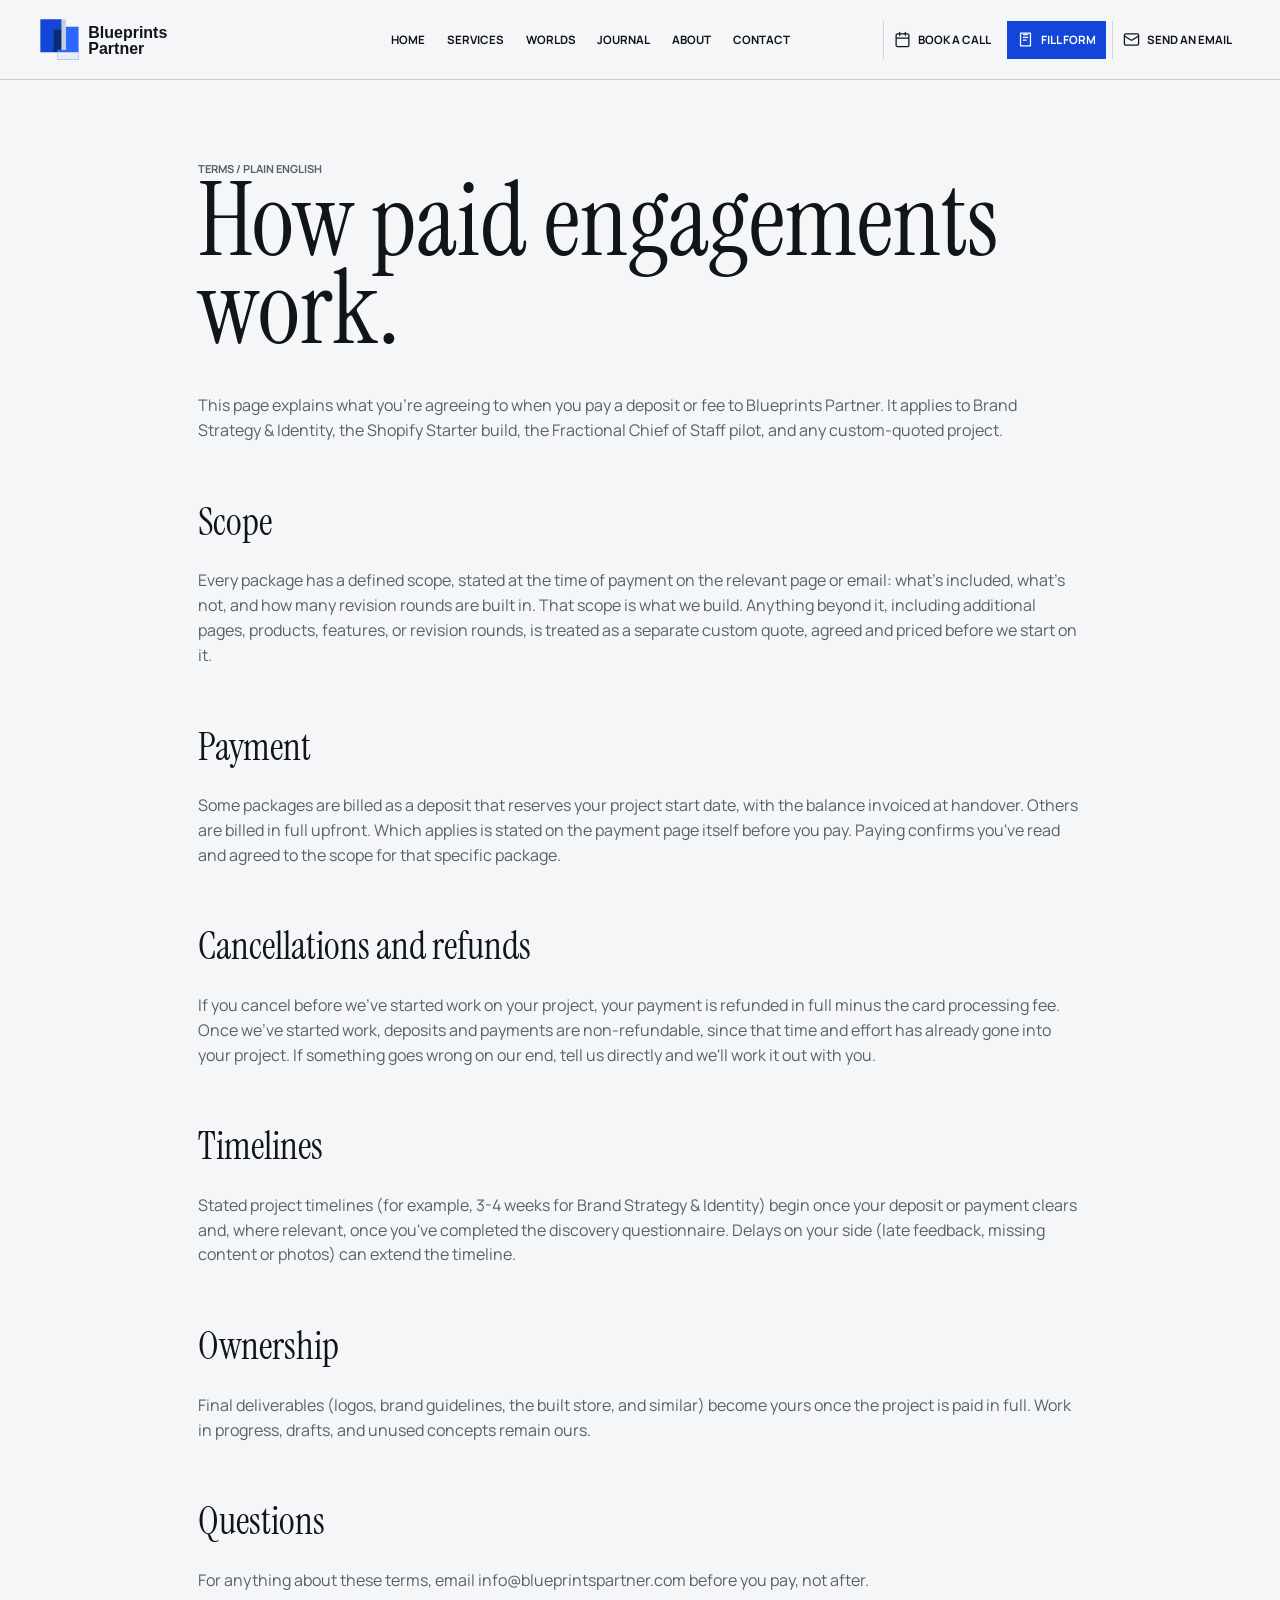
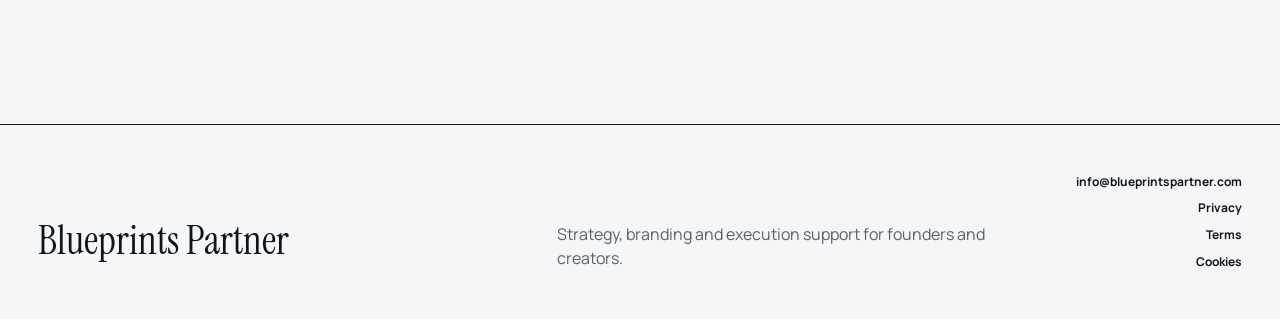
<file: terms.html>
<!doctype html>
<html lang="en">
<head>
  <meta charset="utf-8">
  <meta name="viewport" content="width=device-width, initial-scale=1">
  <meta name="description" content="How paid engagements, deposits and scope work at Blueprints Partner.">
  <title>Terms | Blueprints Partner</title>
  <link rel="icon" href="assets/brand/favicon.svg" type="image/svg+xml">
  <link rel="stylesheet" href="styles.css?v=20260812-2">
  <script src="script.js" defer></script>
</head>
<body data-page="terms">
  <a class="skip-link" href="#main">Skip to content</a>
  <header class="site-header" data-header>
    <a class="brand-mark" href="index.html" aria-label="Blueprints Partner home"><img src="assets/brand/logo-primary.svg" alt="Blueprints Partner"></a>
    <nav class="desktop-nav" aria-label="Primary navigation"><a href="index.html">Home</a><a href="services.html">Services</a><a href="worlds.html">Worlds</a><a href="journal.html">Journal</a><a href="about.html">About</a><a href="contact.html">Contact</a></nav>
    <div class="header-actions" aria-label="Contact options"><a class="header-action" href="https://cal.com/blueprints-partner/introductory-call" target="_blank" rel="noreferrer" title="Book a call" aria-label="Book a call"><svg aria-hidden="true" viewBox="0 0 24 24" fill="none" stroke="currentColor" stroke-linecap="round" stroke-linejoin="round"><path d="M8 2v4M16 2v4M3 10h18M5 4h14a2 2 0 0 1 2 2v14a2 2 0 0 1-2 2H5a2 2 0 0 1-2-2V6a2 2 0 0 1 2-2Z"/></svg><span>Book a call</span></a><a class="header-action header-action-form" href="contact.html#enquiry-form" title="Fill the enquiry form" aria-label="Fill the enquiry form"><svg aria-hidden="true" viewBox="0 0 24 24" fill="none" stroke="currentColor" stroke-linecap="round" stroke-linejoin="round"><path d="M9 5h6M9 9h6M9 13h4"/><path d="M5 3h14v18H5z"/></svg><span>Fill form</span></a><a class="header-action" href="mailto:info@blueprintspartner.com" title="Send an email" aria-label="Send an email"><svg aria-hidden="true" viewBox="0 0 24 24" fill="none" stroke="currentColor" stroke-linecap="round" stroke-linejoin="round"><path d="m22 7-8.991 5.727a2 2 0 0 1-2.009 0L2 7"/><rect width="20" height="16" x="2" y="4" rx="2"/></svg><span>Send an email</span></a></div>
  </header>
  <main id="main" class="legal-page">
    <p class="page-kicker">Terms / Plain English</p>
    <h1>How paid engagements work.</h1>
    <p>This page explains what you're agreeing to when you pay a deposit or fee to Blueprints Partner. It applies to Brand Strategy &amp; Identity, the Shopify Starter build, the Fractional Chief of Staff pilot, and any custom-quoted project.</p>
    <h2>Scope</h2>
    <p>Every package has a defined scope, stated at the time of payment on the relevant page or email: what's included, what's not, and how many revision rounds are built in. That scope is what we build. Anything beyond it, including additional pages, products, features, or revision rounds, is treated as a separate custom quote, agreed and priced before we start on it.</p>
    <h2>Payment</h2>
    <p>Some packages are billed as a deposit that reserves your project start date, with the balance invoiced at handover. Others are billed in full upfront. Which applies is stated on the payment page itself before you pay. Paying confirms you've read and agreed to the scope for that specific package.</p>
    <h2>Cancellations and refunds</h2>
    <p>If you cancel before we've started work on your project, your payment is refunded in full minus the card processing fee. Once we've started work, deposits and payments are non-refundable, since that time and effort has already gone into your project. If something goes wrong on our end, tell us directly and we'll work it out with you.</p>
    <h2>Timelines</h2>
    <p>Stated project timelines (for example, 3-4 weeks for Brand Strategy &amp; Identity) begin once your deposit or payment clears and, where relevant, once you've completed the discovery questionnaire. Delays on your side (late feedback, missing content or photos) can extend the timeline.</p>
    <h2>Ownership</h2>
    <p>Final deliverables (logos, brand guidelines, the built store, and similar) become yours once the project is paid in full. Work in progress, drafts, and unused concepts remain ours.</p>
    <h2>Questions</h2>
    <p>For anything about these terms, email <a href="mailto:info@blueprintspartner.com">info@blueprintspartner.com</a> before you pay, not after.</p>
  </main>
  <footer class="site-footer"><a class="footer-brand" href="index.html">Blueprints Partner</a><p>Strategy, branding and execution support for founders and creators.</p><div><a href="mailto:info@blueprintspartner.com">info@blueprintspartner.com</a><a href="privacy.html">Privacy</a><a href="terms.html">Terms</a><a href="cookies.html">Cookies</a></div></footer>
</body>
</html>
</file>
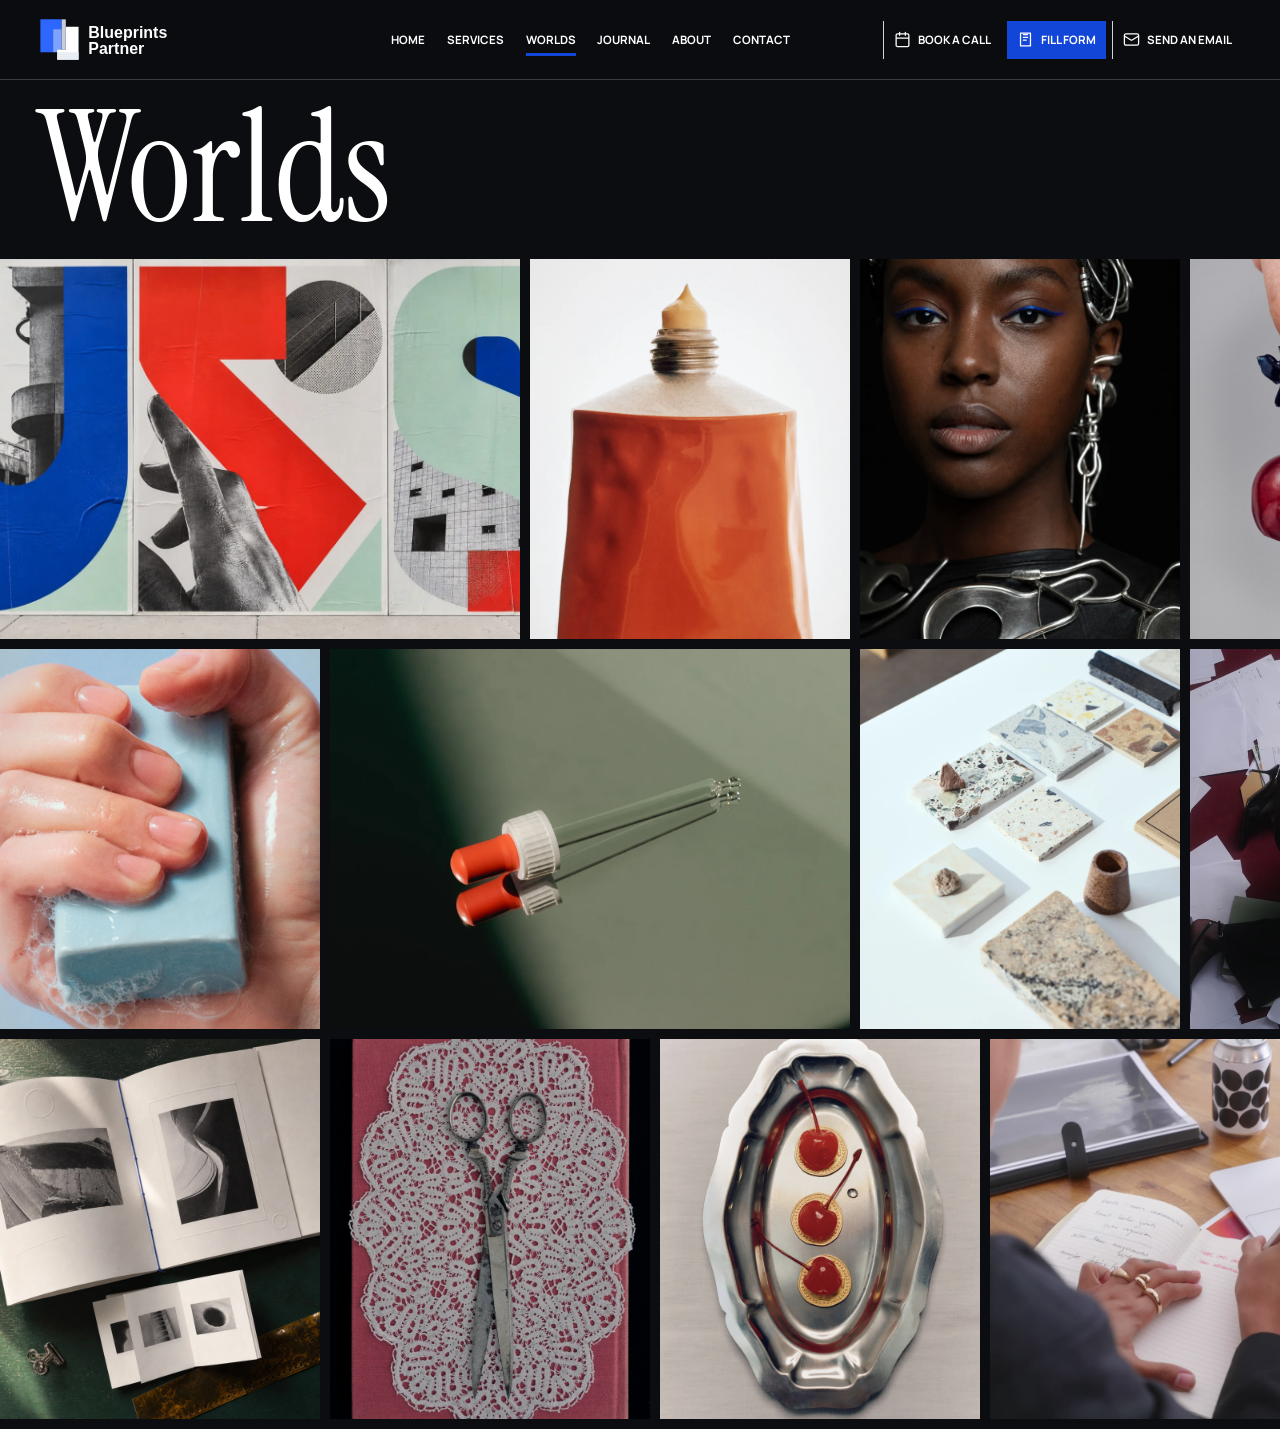
<file: worlds.html>
<!doctype html>
<html lang="en">
<head>
  <meta charset="utf-8">
  <meta name="viewport" content="width=device-width, initial-scale=1">
  <meta name="description" content="The visual world of Blueprints Partner, where founder thinking and creator culture meet.">
  <title>Worlds | Blueprints Partner</title>
  <link rel="icon" href="assets/brand/favicon.svg" type="image/svg+xml">
  <link rel="stylesheet" href="styles.css?v=20260812-2">
  <script src="script.js" defer></script>
</head>
<body data-page="worlds">
  <a class="skip-link" href="#main">Skip to content</a>
  <header class="site-header worlds-header" data-header>
    <a class="brand-mark" href="index.html" aria-label="Blueprints Partner home"><img src="assets/brand/logo-primary-reverse.svg" alt="Blueprints Partner"></a>
    <nav class="desktop-nav" aria-label="Primary navigation"><a href="index.html">Home</a><a href="services.html">Services</a><a href="worlds.html" aria-current="page">Worlds</a><a href="journal.html">Journal</a><a href="about.html">About</a><a href="contact.html">Contact</a></nav>
    <div class="header-actions" aria-label="Contact options"><a class="header-action" href="https://cal.com/blueprints-partner/introductory-call" target="_blank" rel="noreferrer" title="Book a call" aria-label="Book a call"><svg aria-hidden="true" viewBox="0 0 24 24" fill="none" stroke="currentColor" stroke-linecap="round" stroke-linejoin="round"><path d="M8 2v4M16 2v4M3 10h18M5 4h14a2 2 0 0 1 2 2v14a2 2 0 0 1-2 2H5a2 2 0 0 1-2-2V6a2 2 0 0 1 2-2Z"/></svg><span>Book a call</span></a><a class="header-action header-action-form" href="contact.html#enquiry-form" title="Fill the enquiry form" aria-label="Fill the enquiry form"><svg aria-hidden="true" viewBox="0 0 24 24" fill="none" stroke="currentColor" stroke-linecap="round" stroke-linejoin="round"><path d="M9 5h6M9 9h6M9 13h4"/><path d="M5 3h14v18H5z"/></svg><span>Fill form</span></a><a class="header-action" href="mailto:info@blueprintspartner.com" title="Send an email" aria-label="Send an email"><svg aria-hidden="true" viewBox="0 0 24 24" fill="none" stroke="currentColor" stroke-linecap="round" stroke-linejoin="round"><path d="m22 7-8.991 5.727a2 2 0 0 1-2.009 0L2 7"/><rect width="20" height="16" x="2" y="4" rx="2"/></svg><span>Send an email</span></a></div>
  </header>

  <main id="main" class="worlds-main">
    <h1 class="worlds-title">Worlds</h1>
    <section class="worlds-field" aria-label="Blueprints Partner visual world">
      <div class="worlds-belt worlds-belt-one" data-worlds-belt>
        <div class="worlds-belt-set">
          <figure class="world-tile tile-landscape"><img src="assets/worlds/campaign-posters.webp" alt="Cobalt, red and mint cultural campaign posters"></figure>
          <figure class="world-tile tile-portrait"><img src="assets/worlds/dts-cut-paste-tube.webp" alt="Extreme crop of a translucent orange cosmetic tube"></figure>
          <figure class="world-tile tile-portrait"><img src="assets/worlds/creator-portrait.webp" alt="Editorial creator portrait with sculptural silver styling"></figure>
          <figure class="world-tile tile-portrait"><img src="assets/worlds/dts-glossed-cherries.webp" alt="Glossed cherries held by sculptural dark nails"></figure>
          <figure class="world-tile tile-portrait"><img src="assets/worlds/dts-girl-next-door.webp" alt="Red fashion styling against a sculptural red chair"></figure>
          <figure class="world-tile tile-square"><img src="assets/worlds/orange-package.webp" alt="Vivid orange illustrated package detail"></figure>
          <figure class="world-tile tile-video tile-landscape"><video autoplay muted loop playsinline preload="metadata" poster="assets/worlds/drip-sip-overhead.jpg" data-ambient-video><source src="assets/video/drip-sip-overhead.mp4" type="video/mp4"></video></figure>
          <figure class="world-tile tile-wide"><img src="assets/worlds/digital-storefront.webp" alt="Responsive editorial storefront on desktop and mobile"></figure>
          <figure class="world-tile tile-portrait"><img src="assets/worlds/beverage-object.webp" alt="Layered beverage object against vivid blue"></figure>
          <figure class="world-tile tile-square crop-left"><img src="assets/worlds/identity-print.webp" alt="Embossed identity papers and cobalt acrylic ruler"></figure>
          <figure class="world-tile tile-landscape"><img src="assets/brand-strategy-sculpture.png" alt="Cobalt and white sculptural brand composition"></figure>
        </div>
      </div>

      <div class="worlds-belt worlds-belt-two" data-worlds-belt>
        <div class="worlds-belt-set">
          <figure class="world-tile tile-portrait"><img src="assets/worlds/dts-glossed-soap.webp" alt="Hands and bubbles around a pale blue soap bar"></figure>
          <figure class="world-tile tile-landscape"><img src="assets/worlds/dts-skin-deep-dropper.webp" alt="Glass dropper with orange cap reflected on a dark surface"></figure>
          <figure class="world-tile tile-portrait"><img src="assets/worlds/dts-reform-materials.webp" alt="Recycled material samples arranged on a worktable"></figure>
          <figure class="world-tile tile-video tile-landscape"><video muted loop playsinline preload="none" poster="assets/worlds/overtime-paper.jpg" data-ambient-video><source src="assets/video/overtime-paper.mp4" type="video/mp4"></video></figure>
          <figure class="world-tile tile-portrait"><img src="assets/worlds/wellness-packaging.webp" alt="Black, white and cobalt wellness packaging system"></figure>
          <figure class="world-tile tile-landscape"><img src="assets/worlds/fashion-materials.webp" alt="Technical fashion materials, hardware and red acrylic"></figure>
          <figure class="world-tile tile-square"><img src="assets/worlds/drip-sip-print-detail.jpg" alt="Printed visual references arranged on a working table"></figure>
          <figure class="world-tile tile-portrait"><img src="assets/worlds/beauty-packaging.webp" alt="Ice-blue and smoky glass care packaging"></figure>
          <figure class="world-tile tile-wide"><img src="assets/worlds/founder-studio.webp" alt="Founder working with a large cobalt plan in a studio"></figure>
          <figure class="world-tile tile-landscape crop-right"><img src="assets/worlds/campaign-posters.webp" alt="Close detail of a graphic print campaign"></figure>
          <figure class="world-tile tile-video tile-landscape"><video muted loop playsinline preload="none" poster="assets/worlds/drip-sip-working.jpg" data-ambient-video><source src="assets/video/drip-sip-working.mp4" type="video/mp4"></video></figure>
          <figure class="world-tile tile-square"><img src="assets/operations-system-sculpture.png" alt="Constructed system of rails and physical priorities"></figure>
        </div>
      </div>

      <div class="worlds-belt worlds-belt-three" data-worlds-belt>
        <div class="worlds-belt-set">
          <figure class="world-tile tile-portrait"><img src="assets/worlds/artist-book.webp" alt="Open artist book and hand-bound zine on a green table"></figure>
          <figure class="world-tile tile-portrait"><img src="assets/worlds/dts-dainty-scissors.webp" alt="Antique scissors arranged over white lace and pink cloth"></figure>
          <figure class="world-tile tile-portrait"><img src="assets/worlds/dts-eat-rich-cherries.webp" alt="Glossed cherries arranged inside a silver serving tray"></figure>
          <figure class="world-tile tile-square"><img src="assets/worlds/drip-sip-writing-detail.jpg" alt="Hands writing beside a laptop and printed materials"></figure>
          <figure class="world-tile tile-landscape"><img src="assets/worlds/drip-sip-overhead.jpg" alt="Overhead working table with print references and tools"></figure>
          <figure class="world-tile tile-portrait crop-bottom"><img src="assets/worlds/creator-portrait.webp" alt="Close portrait detail with cobalt eye makeup"></figure>
          <figure class="world-tile tile-square"><img src="assets/blueprint-sculpture.png" alt="Architectural sculpture made from cobalt blueprint paper"></figure>
          <figure class="world-tile tile-wide"><img src="assets/worlds/identity-print.webp" alt="A wide view of embossed identity materials"></figure>
          <figure class="world-tile tile-portrait"><img src="assets/worlds/dts-reform-still-life.webp" alt="Metal and stone forms composed as a restrained still life"></figure>
          <figure class="world-tile tile-portrait"><img src="assets/worlds/dts-silver-hour.webp" alt="Person carrying flowers through a saturated market"></figure>
          <figure class="world-tile tile-square"><img src="assets/worlds/drip-sip-working.jpg" alt="A creator working between a notebook and laptop"></figure>
          <figure class="world-tile tile-portrait crop-detail"><img src="assets/worlds/orange-package.webp" alt="Tactile ink and paper detail from illustrated packaging"></figure>
        </div>
      </div>
    </section>
  </main>
</body>
</html>
</file>
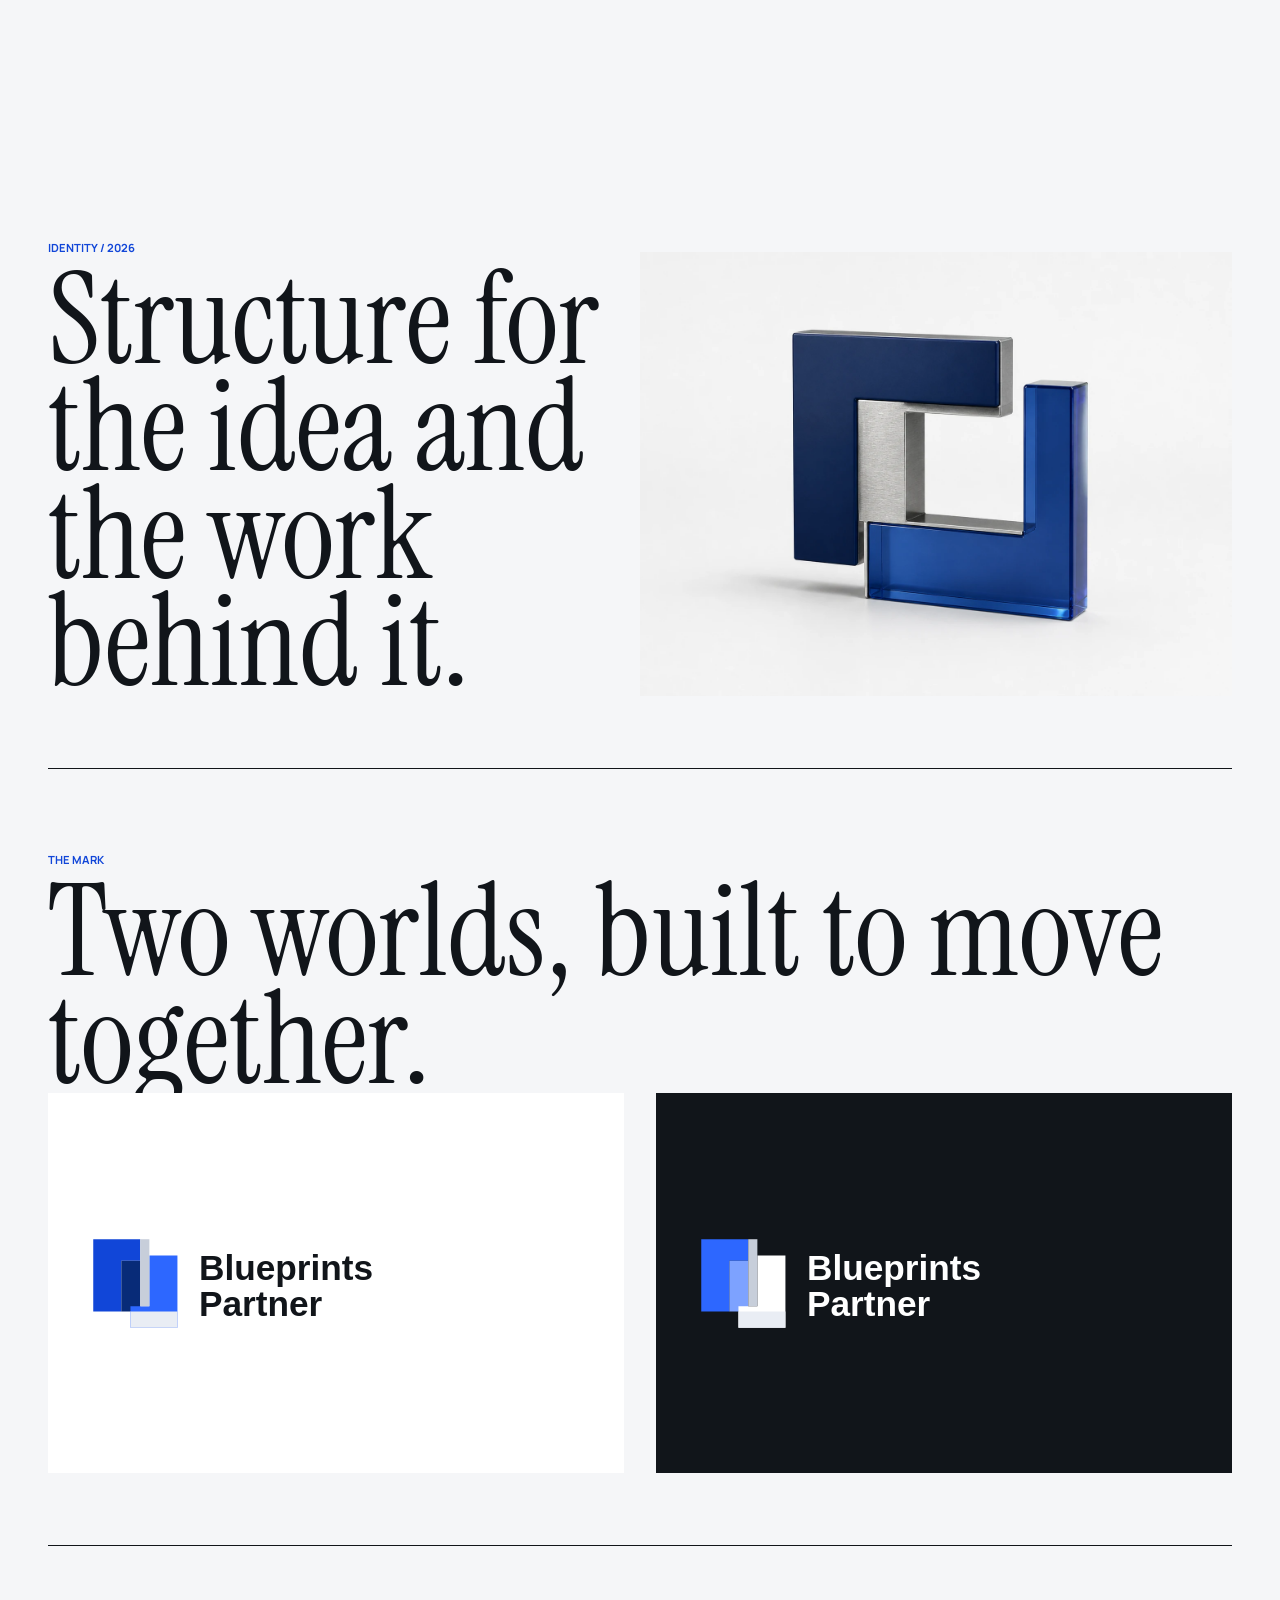
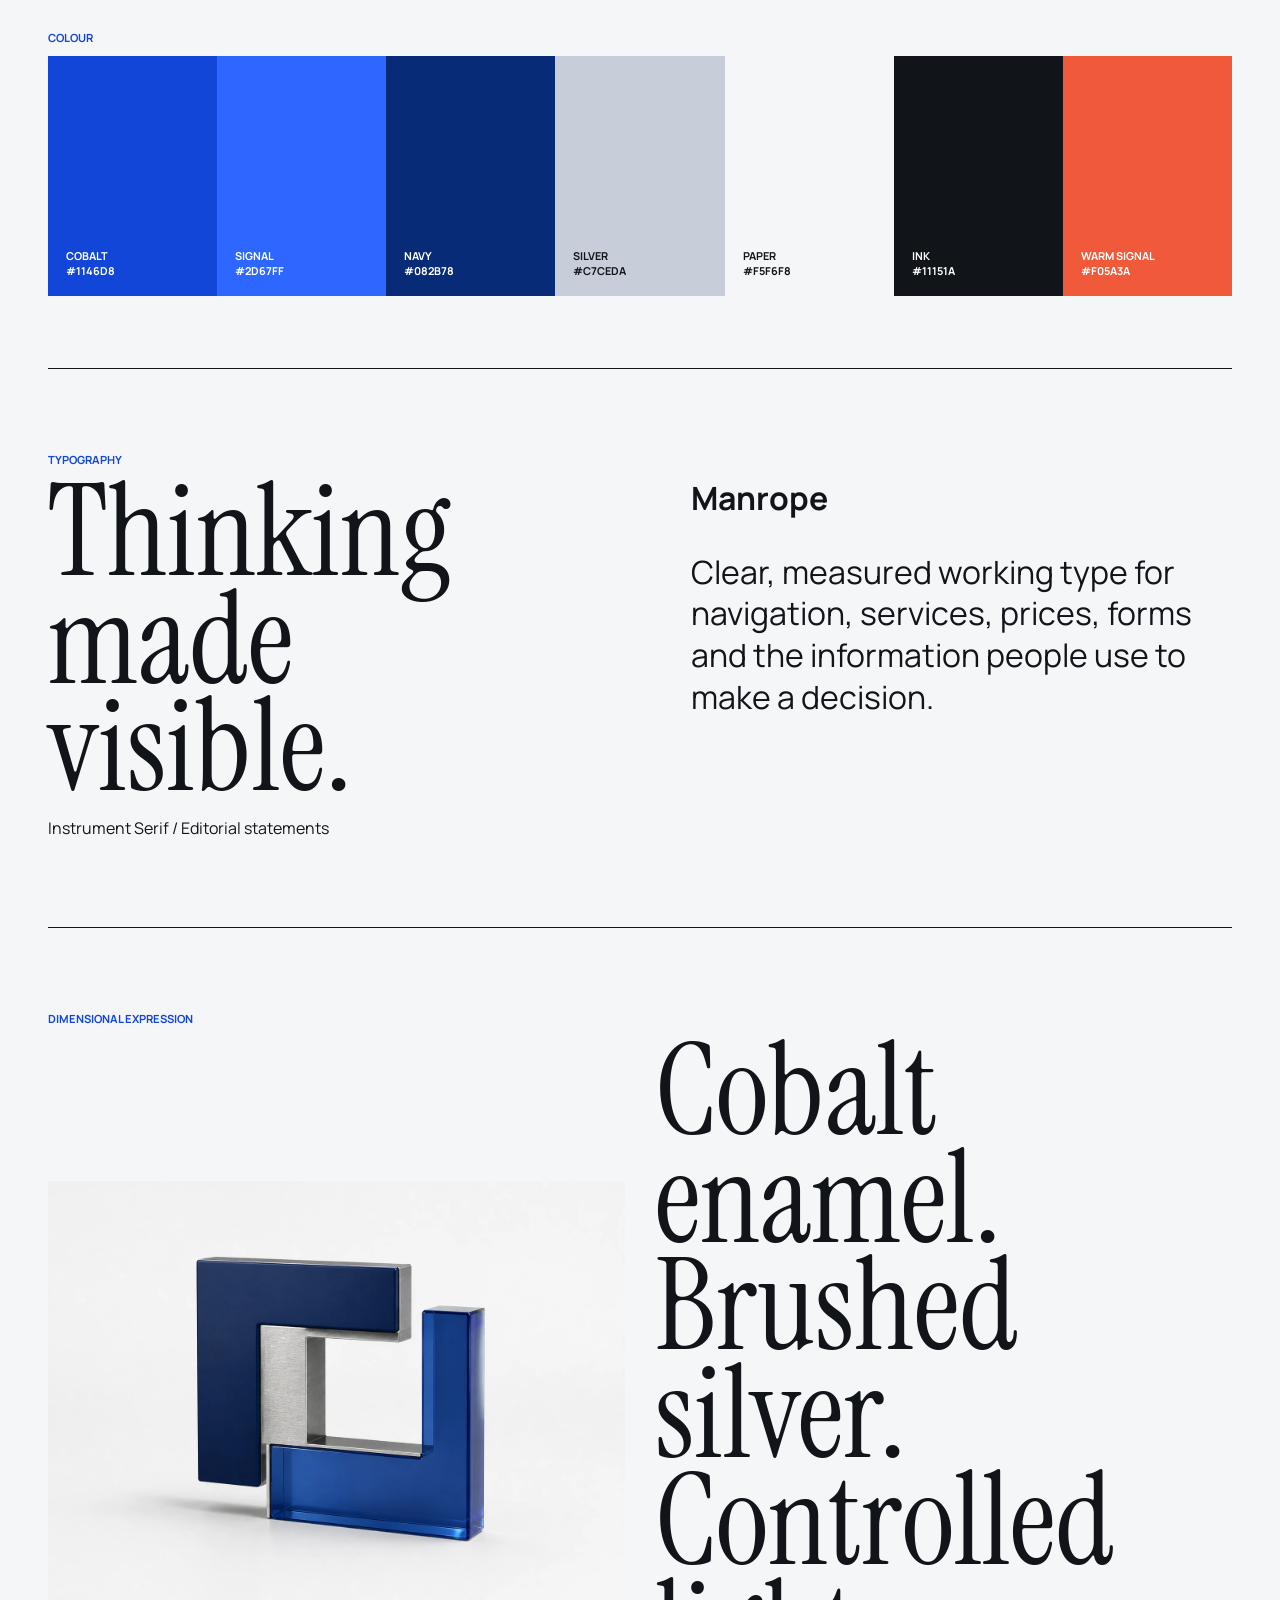
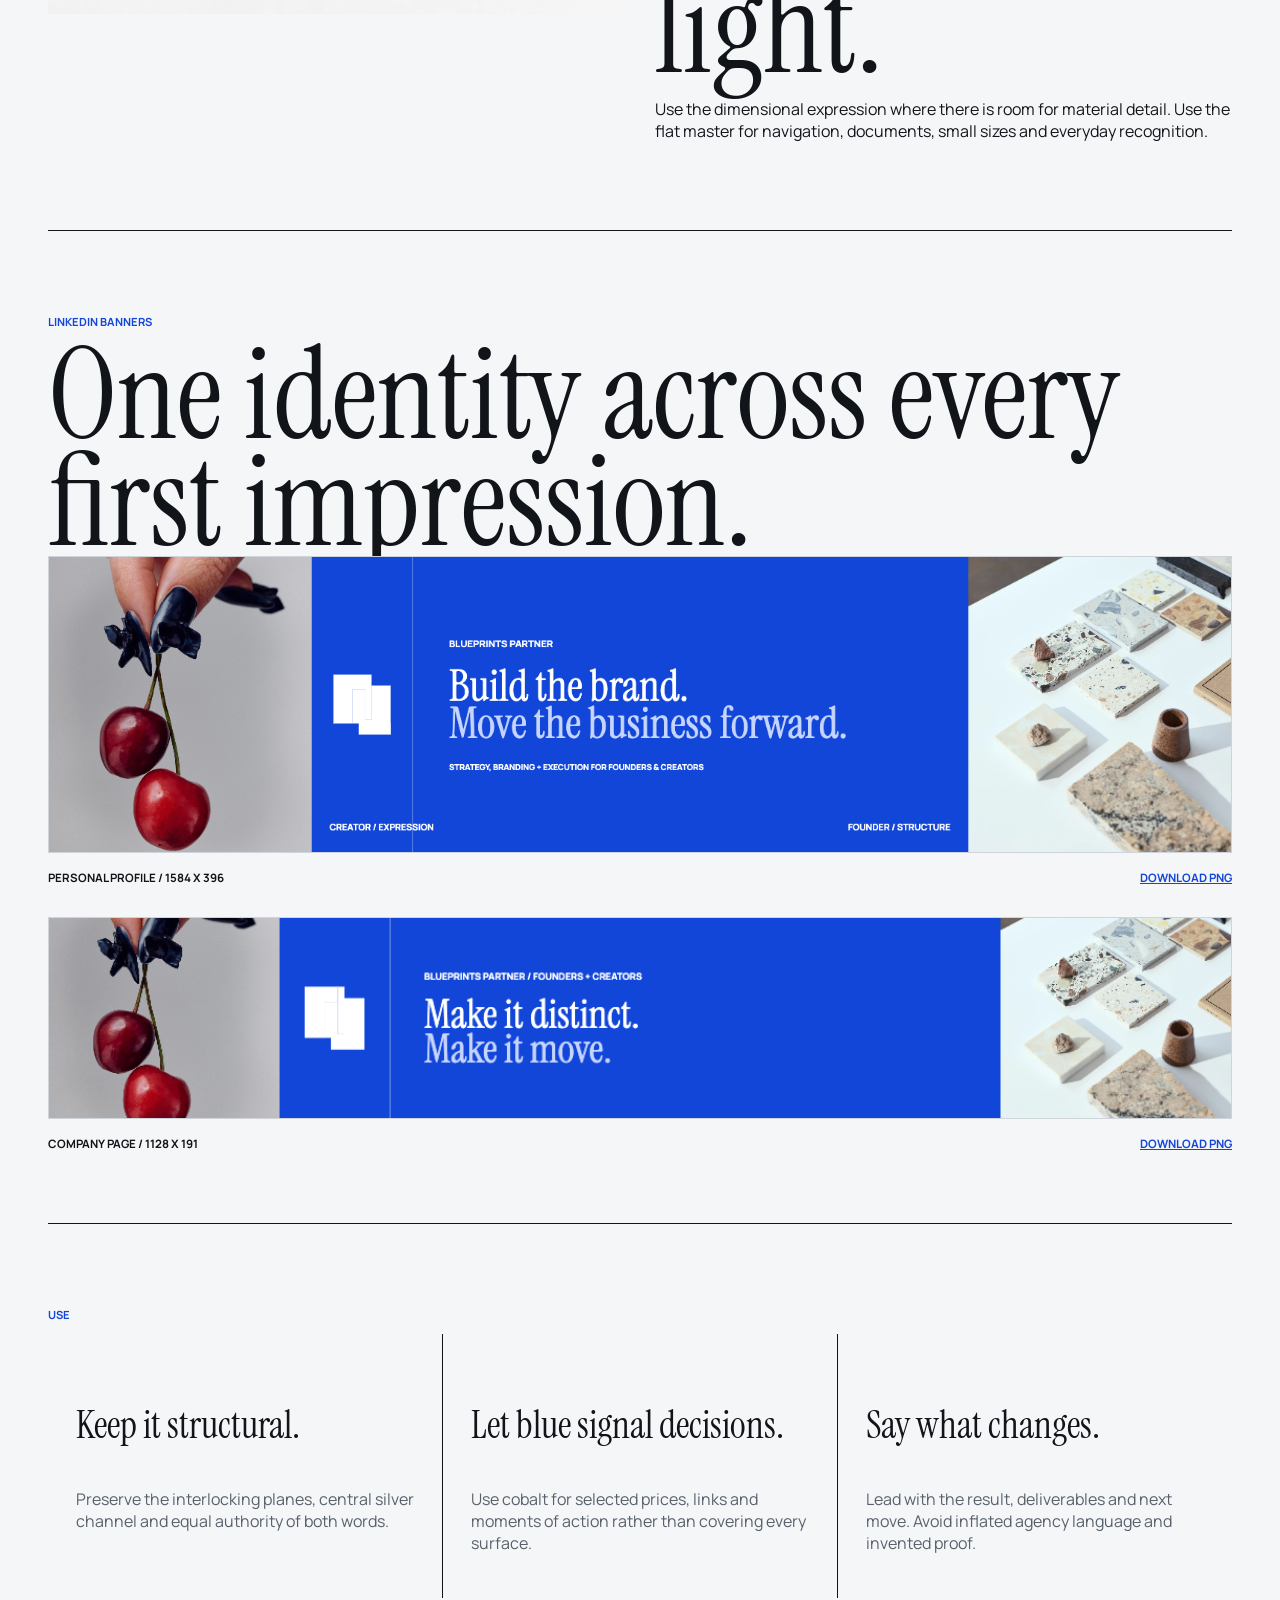
<file: assets/brand/brand-guide.html>
<!doctype html>
<html lang="en">
<head>
  <meta charset="utf-8"><meta name="viewport" content="width=device-width,initial-scale=1"><title>Blueprints Partner Identity</title>
  <style>
    @font-face{font-family:Instrument;src:url("../fonts/instrument-serif-regular.ttf")}@font-face{font-family:Manrope;src:url("../fonts/manrope-regular.ttf")}@font-face{font-family:Manrope;src:url("../fonts/manrope-bold.ttf");font-weight:800}
    *{box-sizing:border-box}body{margin:0;background:#f5f6f8;color:#11151a;font-family:Manrope,Arial,sans-serif;letter-spacing:0}main{max-width:1500px;margin:auto;padding:48px}section{padding:72px 0;border-top:1px solid #11151a}.cover{min-height:720px;display:grid;grid-template-columns:1fr 1fr;align-items:end;border:0}.cover h1,.statement,.type-display{margin:0;font-family:Instrument,serif;font-size:clamp(5rem,10vw,10rem);font-weight:400;line-height:.84}.cover img{width:100%}.label{color:#1146d8;font-size:.7rem;font-weight:800;text-transform:uppercase}.grid{display:grid;grid-template-columns:1fr 1fr;gap:32px}.logo-field{display:grid;place-items:center;min-height:380px;padding:40px;background:#fff}.logo-field.dark{background:#11151a}.logo-field img{width:min(100%,700px)}.colours{display:grid;grid-template-columns:repeat(7,1fr)}.swatch{min-height:240px;display:flex;align-items:flex-end;padding:18px;font-size:.68rem;font-weight:800;text-transform:uppercase}.swatch:nth-child(1),.swatch:nth-child(2),.swatch:nth-child(3),.swatch:nth-child(6),.swatch:nth-child(7){color:#fff}.type-grid{display:grid;grid-template-columns:1fr 1fr;gap:8vw}.type-working{font-size:2rem;line-height:1.3}.dimensional{display:grid;grid-template-columns:1fr 1fr;gap:30px;align-items:center}.dimensional img{width:100%}.rules{display:grid;grid-template-columns:repeat(3,1fr);gap:1px;background:#11151a}.rules div{min-height:260px;padding:28px;background:#f5f6f8}.rules h3{font-family:Instrument;font-size:2.4rem;font-weight:400}.rules p{color:#58616b}.banner-grid{display:grid;gap:32px}.banner-grid figure{margin:0}.banner-grid img{width:100%;border:1px solid #cfd4db}.banner-grid figcaption{display:flex;justify-content:space-between;gap:20px;padding-top:12px;font-size:.72rem;font-weight:800;text-transform:uppercase}.banner-grid a{color:#1146d8}@media(max-width:760px){main{padding:20px}.cover,.grid,.type-grid,.dimensional{grid-template-columns:1fr}.cover{min-height:650px}.colours{grid-template-columns:1fr 1fr}.rules{grid-template-columns:1fr}}
  </style>
</head>
<body><main>
  <section class="cover"><div><p class="label">Identity / 2026</p><h1>Structure for the idea and the work behind it.</h1></div><img src="logo-dimensional.webp" alt="Dimensional Blueprints Partner symbol"></section>
  <section><p class="label">The mark</p><p class="statement">Two worlds, built to move together.</p><div class="grid"><div class="logo-field"><img src="logo-primary.svg" alt="Blueprints Partner primary logo"></div><div class="logo-field dark"><img src="logo-primary-reverse.svg" alt="Blueprints Partner reverse logo"></div></div></section>
  <section><p class="label">Colour</p><div class="colours"><div class="swatch" style="background:#1146d8">Cobalt<br>#1146D8</div><div class="swatch" style="background:#2d67ff">Signal<br>#2D67FF</div><div class="swatch" style="background:#082b78">Navy<br>#082B78</div><div class="swatch" style="background:#c7ceda">Silver<br>#C7CEDA</div><div class="swatch" style="background:#f5f6f8">Paper<br>#F5F6F8</div><div class="swatch" style="background:#11151a">Ink<br>#11151A</div><div class="swatch" style="background:#f05a3a">Warm signal<br>#F05A3A</div></div></section>
  <section><p class="label">Typography</p><div class="type-grid"><div><p class="type-display">Thinking made visible.</p><p>Instrument Serif / Editorial statements</p></div><div class="type-working"><strong>Manrope</strong><p>Clear, measured working type for navigation, services, prices, forms and the information people use to make a decision.</p></div></div></section>
  <section><p class="label">Dimensional expression</p><div class="dimensional"><img src="logo-dimensional.webp" alt="Dimensional logo"><div><p class="statement">Cobalt enamel. Brushed silver. Controlled light.</p><p>Use the dimensional expression where there is room for material detail. Use the flat master for navigation, documents, small sizes and everyday recognition.</p></div></div></section>
  <section><p class="label">LinkedIn banners</p><p class="statement">One identity across every first impression.</p><div class="banner-grid"><figure><img src="linkedin-personal-banner.png" alt="Blueprints Partner personal LinkedIn banner"><figcaption><span>Personal profile / 1584 x 396</span><a href="linkedin-personal-banner.png" download>Download PNG</a></figcaption></figure><figure><img src="linkedin-company-banner.png" alt="Blueprints Partner company LinkedIn banner"><figcaption><span>Company page / 1128 x 191</span><a href="linkedin-company-banner.png" download>Download PNG</a></figcaption></figure></div></section>
  <section><p class="label">Use</p><div class="rules"><div><h3>Keep it structural.</h3><p>Preserve the interlocking planes, central silver channel and equal authority of both words.</p></div><div><h3>Let blue signal decisions.</h3><p>Use cobalt for selected prices, links and moments of action rather than covering every surface.</p></div><div><h3>Say what changes.</h3><p>Lead with the result, deliverables and next move. Avoid inflated agency language and invented proof.</p></div></div></section>
</main></body></html>
</file>
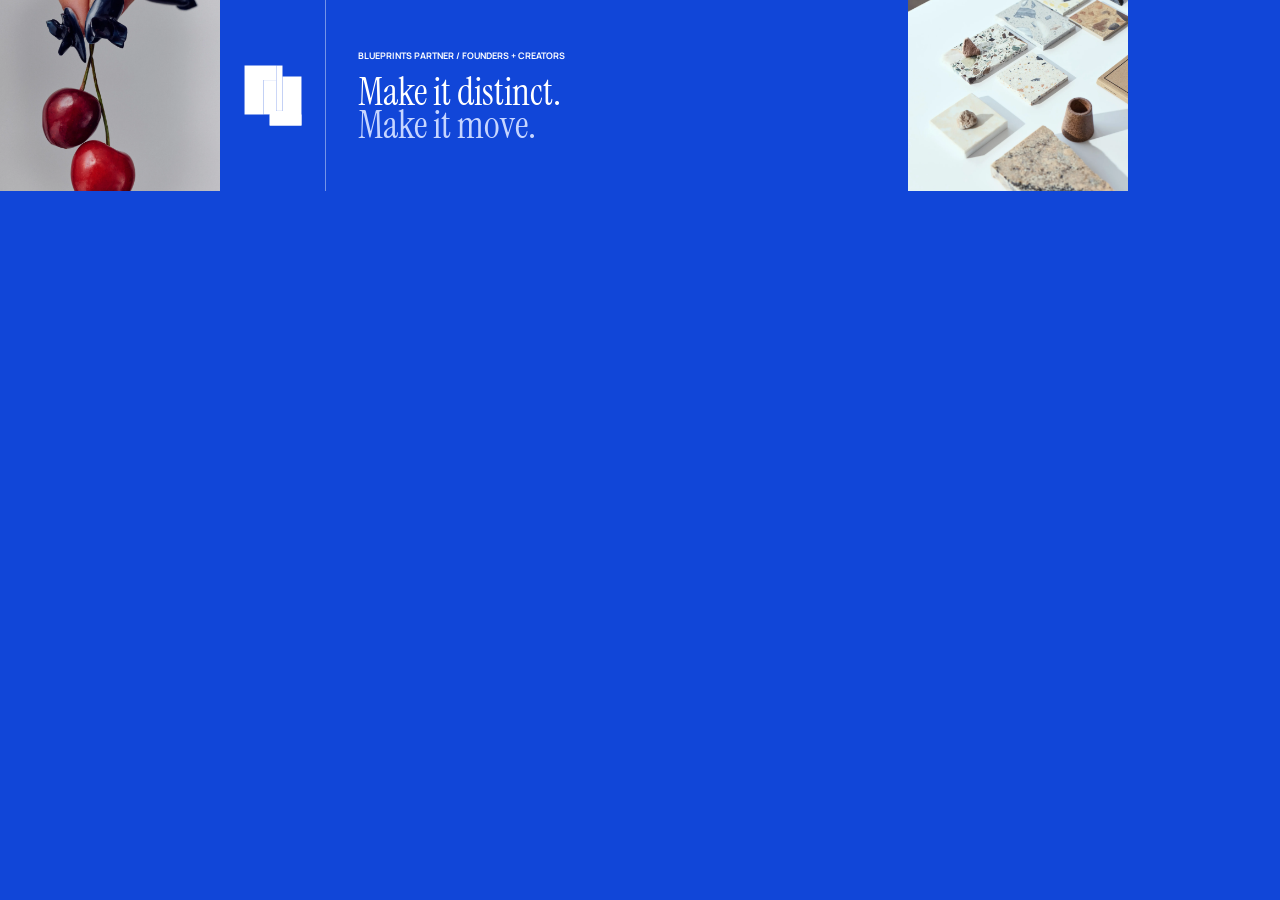
<file: assets/brand/linkedin-company-banner.html>
<!doctype html>
<html lang="en"><head><meta charset="utf-8"><meta name="viewport" content="width=1128, initial-scale=1"><title>Blueprints Partner LinkedIn Company Banner</title><style>
@font-face{font-family:Instrument;src:url("../fonts/instrument-serif-regular.ttf")}@font-face{font-family:Manrope;src:url("../fonts/manrope-bold.ttf");font-weight:800}*{box-sizing:border-box}html,body{width:1128px;height:191px;margin:0;overflow:hidden}body{display:grid;grid-template-columns:220px 1fr 220px;background:#1146d8;color:#fff;font-family:Manrope,Arial,sans-serif;letter-spacing:0}.image{width:100%;height:191px;object-fit:cover}.creator{object-position:center 63%}.founder{object-position:center 54%}.center{display:grid;grid-template-columns:106px 1fr;align-items:center}.symbol{display:grid;height:100%;place-items:center;border-right:1px solid rgba(255,255,255,.42)}.symbol img{width:64px;filter:brightness(0) invert(1)}.copy{padding:0 32px}.copy p{margin:0 0 14px;font-size:9px;font-weight:800;text-transform:uppercase}.copy h1{margin:0;font-family:Instrument,Georgia,serif;font-size:38px;font-weight:400;line-height:.87}.copy h1 span{color:#c6d5ff}
</style></head><body><img class="image creator" src="../worlds/dts-glossed-cherries.webp" alt=""><div class="center"><div class="symbol"><img src="symbol.svg" alt=""></div><div class="copy"><p>Blueprints Partner / Founders + creators</p><h1>Make it distinct.<br><span>Make it move.</span></h1></div></div><img class="image founder" src="../worlds/dts-reform-materials.webp" alt=""></body></html>
</file>
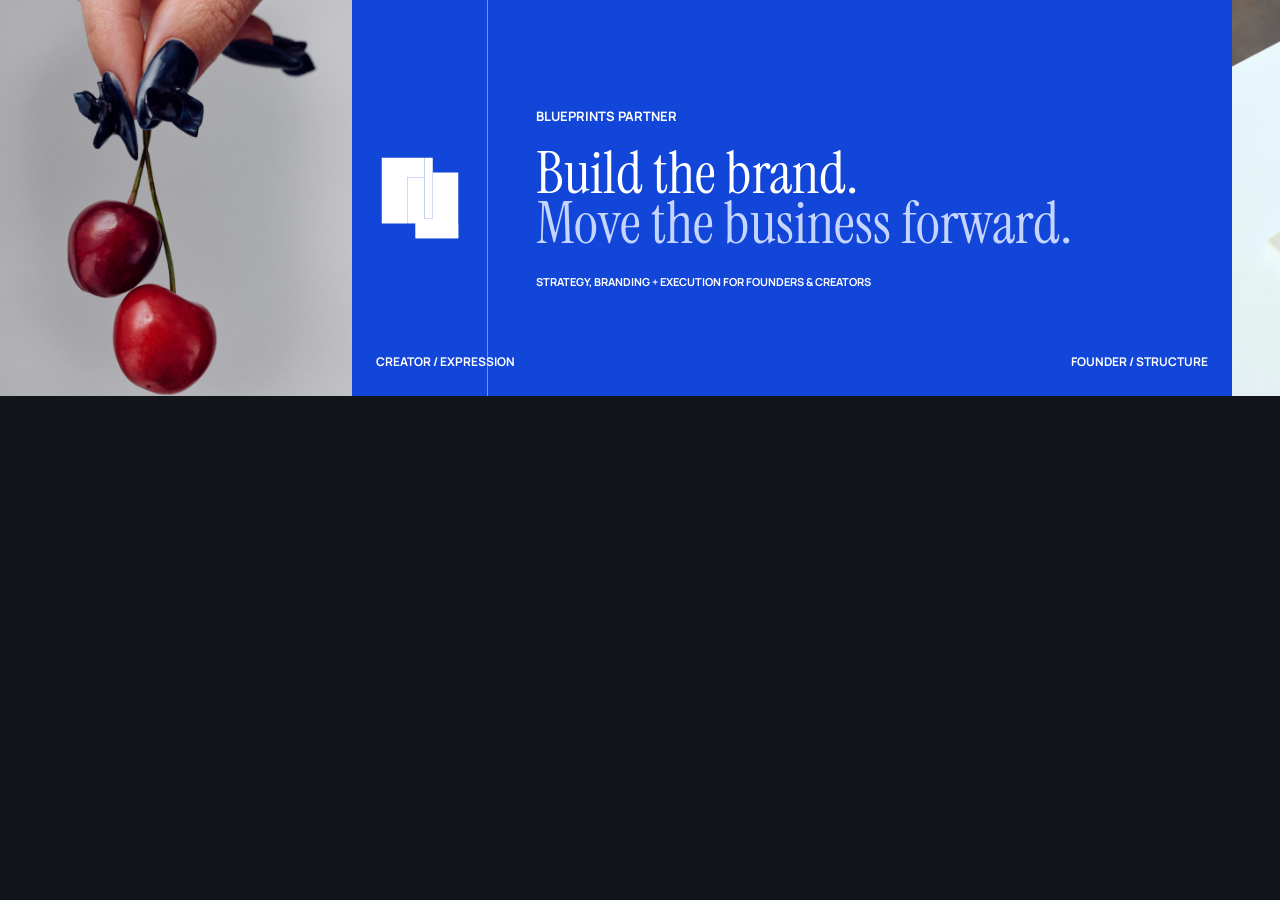
<file: assets/brand/linkedin-personal-banner.html>
<!doctype html>
<html lang="en"><head><meta charset="utf-8"><meta name="viewport" content="width=1584, initial-scale=1"><title>Blueprints Partner LinkedIn Personal Banner</title><style>
@font-face{font-family:Instrument;src:url("../fonts/instrument-serif-regular.ttf")}@font-face{font-family:Manrope;src:url("../fonts/manrope-bold.ttf");font-weight:800}*{box-sizing:border-box}html,body{width:1584px;height:396px;margin:0;overflow:hidden}body{position:relative;background:#11151a;color:#fff;font-family:Manrope,Arial,sans-serif;letter-spacing:0}.creator,.founder{position:absolute;top:0;width:352px;height:396px;object-fit:cover}.creator{left:0;object-position:center 57%}.founder{right:0;object-position:center 55%}.creator-label,.founder-label{position:absolute;z-index:2;bottom:26px;font-size:12px;font-weight:800;text-transform:uppercase}.creator-label{left:376px}.founder-label{right:376px}.field{position:absolute;inset:0 352px;display:grid;grid-template-columns:136px 1fr;background:#1146d8}.symbol{display:grid;place-items:center;border-right:1px solid rgba(255,255,255,.42)}.symbol img{width:86px;filter:brightness(0) invert(1)}.copy{display:flex;flex-direction:column;justify-content:center;padding:34px 48px}.copy p{margin:0 0 24px;font-size:13px;font-weight:800;text-transform:uppercase}.copy h1{max-width:650px;margin:0;font-family:Instrument,Georgia,serif;font-size:58px;font-weight:400;line-height:.86}.copy h1 em{color:#c6d5ff;font-style:normal}.copy small{margin-top:26px;font-size:11px;font-weight:800;text-transform:uppercase}
</style></head><body><img class="creator" src="../worlds/dts-glossed-cherries.webp" alt=""><span class="creator-label">Creator / Expression</span><div class="field"><div class="symbol"><img src="symbol.svg" alt=""></div><div class="copy"><p>Blueprints Partner</p><h1>Build the brand.<br><em>Move the business forward.</em></h1><small>Strategy, branding + execution for founders &amp; creators</small></div></div><span class="founder-label">Founder / Structure</span><img class="founder" src="../worlds/dts-reform-materials.webp" alt=""></body></html>
</file>
<file: styles.css>
@font-face{font-family:"Instrument Serif";src:url("assets/fonts/instrument-serif-regular.ttf") format("truetype");font-style:normal;font-weight:400;font-display:swap}
@font-face{font-family:"Instrument Serif";src:url("assets/fonts/instrument-serif-italic.ttf") format("truetype");font-style:italic;font-weight:400;font-display:swap}
@font-face{font-family:Manrope;src:url("assets/fonts/manrope-regular.ttf") format("truetype");font-style:normal;font-weight:400;font-display:swap}
@font-face{font-family:Manrope;src:url("assets/fonts/manrope-semibold.ttf") format("truetype");font-style:normal;font-weight:600;font-display:swap}
@font-face{font-family:Manrope;src:url("assets/fonts/manrope-bold.ttf") format("truetype");font-style:normal;font-weight:700 800;font-display:swap}

:root{
  --cobalt:#1146d8;--signal:#2d67ff;--navy:#082b78;--silver:#c7ceda;--paper:#f5f6f8;
  --white:#fff;--ink:#11151a;--muted:#58616b;--warm:#f05a3a;--line:#cfd4db;
  --display:"Instrument Serif",Georgia,serif;--sans:Manrope,Arial,sans-serif;
  --gutter:clamp(20px,3vw,48px);--section:clamp(76px,9vw,132px);--header:80px;
  --max:1600px;--copy:720px;
}
*{box-sizing:border-box}html{scroll-behavior:smooth;scroll-padding-top:calc(var(--header) + 24px)}
body{margin:0;background:var(--paper);color:var(--ink);font-family:var(--sans);font-size:16px;line-height:1.55;letter-spacing:0;overflow-x:hidden}
body[data-page="worlds"]{background:#0b0d10;color:var(--white)}
img,video{display:block;max-width:100%}a{color:inherit;text-decoration:none}button,input,select,textarea{font:inherit;color:inherit}
button{cursor:pointer}.skip-link{position:fixed;z-index:100;top:8px;left:8px;padding:10px 14px;background:var(--white);transform:translateY(-160%)}.skip-link:focus{transform:none}
.section-label,.page-kicker{margin:0;color:var(--cobalt);font-size:.69rem;font-weight:800;text-transform:uppercase}
.reveal{opacity:0;transform:translateY(18px);transition:opacity .55s ease,transform .55s ease}.reveal.is-visible{opacity:1;transform:none}

/* Always-visible navigation */
.site-header{position:fixed;z-index:50;inset:0 0 auto;min-height:var(--header);display:grid;grid-template-columns:minmax(190px,260px) 1fr auto;align-items:center;gap:24px;padding:10px var(--gutter);border-bottom:1px solid rgba(17,21,26,.2);background:rgba(245,246,248,.94);backdrop-filter:blur(14px);transition:background .2s ease,box-shadow .2s ease}
.site-header.is-scrolled{box-shadow:0 7px 24px rgba(8,43,120,.08)}
.brand-mark{display:block;width:min(225px,100%)}.brand-mark img{width:100%;height:auto}
.desktop-nav{display:flex;justify-content:center;gap:clamp(14px,1.7vw,30px);white-space:nowrap}
.desktop-nav a,.header-action{position:relative;font-size:.72rem;font-weight:700;text-transform:uppercase}
.desktop-nav a::after{content:"";position:absolute;right:0;bottom:-8px;left:0;height:3px;background:var(--cobalt);transform:scaleX(0);transform-origin:right;transition:transform .18s ease}
.desktop-nav a:hover::after,.desktop-nav a[aria-current="page"]::after{transform:scaleX(1);transform-origin:left}
.header-actions{display:flex;align-items:center;gap:6px}.header-action{display:flex;align-items:center;gap:7px;min-height:38px;padding:8px 10px;border-left:1px solid var(--line)}
.header-action svg{width:17px;height:17px;stroke-width:1.8}.header-action:hover{color:var(--cobalt)}
.header-action-form{background:var(--cobalt);color:var(--white);border:0}.header-action-form:hover{background:var(--navy);color:var(--white)}
.menu-button,.mobile-nav{display:none}
.worlds-header{background:rgba(11,13,16,.94);border-color:rgba(255,255,255,.2)}.worlds-header .brand-mark img{content:url("assets/brand/logo-primary-reverse.svg")}.worlds-header a{color:var(--white)}

/* Full-bleed opening film */
.hero{position:relative;height:min(900px,96svh);min-height:720px;display:grid;grid-template-columns:minmax(0,1fr) minmax(300px,430px);grid-template-rows:1fr auto;padding:calc(var(--header) + 56px) var(--gutter) 34px;background:var(--ink);color:var(--white);overflow:hidden}
.hero::before{content:"";position:absolute;z-index:1;inset:0;background:rgba(6,10,14,.38)}.hero-film{position:absolute;inset:0;width:100%;height:100%;object-fit:cover;object-position:center}
.hero-video-control{position:absolute;z-index:3;top:calc(var(--header) + 22px);right:var(--gutter);padding:9px 12px;border:1px solid rgba(255,255,255,.7);border-radius:0;background:rgba(17,21,26,.52);color:var(--white);font-size:.66rem;font-weight:800;text-transform:uppercase;backdrop-filter:blur(8px)}.hero-video-control:hover,.hero-video-control:focus-visible{background:var(--white);color:var(--ink)}
.hero-copy,.hero-audiences,.hero-next{position:relative;z-index:2}.hero-copy{grid-column:1;align-self:end;max-width:1080px;padding:0 3vw 42px 0}.hero-brand-name{margin:0 0 26px;font-size:.76rem;font-weight:800;text-transform:uppercase}.hero-copy h1{margin:0;font-family:var(--display);font-size:clamp(5rem,8.8vw,10rem);font-weight:400;line-height:.8;text-shadow:0 2px 26px rgba(0,0,0,.32)}.hero-copy h1 em{display:block;color:#bed0ff;font-style:italic}.hero-copy>p:last-child{max-width:650px;margin:34px 0 0;font-size:clamp(1rem,1.25vw,1.2rem);font-weight:600;text-shadow:0 2px 16px rgba(0,0,0,.65)}
.hero-audiences{grid-column:2;align-self:end;margin-bottom:42px;border-block:1px solid rgba(255,255,255,.58)}.hero-audiences p{display:grid;grid-template-columns:74px 1fr;gap:14px;margin:0;padding:17px 0;font-family:var(--display);font-size:1.35rem;line-height:1}.hero-audiences p+p{border-top:1px solid rgba(255,255,255,.35)}.hero-audiences span{font-family:var(--sans);font-size:.66rem;font-weight:800;text-transform:uppercase}
.hero-next{grid-column:1/-1;display:flex;justify-content:space-between;padding-top:14px;border-top:1px solid rgba(255,255,255,.58);font-size:.72rem;font-weight:800;text-transform:uppercase}

/* Shared section hierarchy */
.decision-section,.inside,.journal-preview,.service-guide,.custom-projects,.faq,.contact-options,.enquiry-section,.about-philosophy,.principles,.working-model,.journal-index{padding:var(--section) var(--gutter)}
.decision-heading,.inside-heading,.journal-preview-heading,.service-guide-heading,.custom-heading,.faq-heading,.contact-options-heading,.journal-index-heading,.principles-heading,.working-model-heading{display:grid;grid-template-columns:170px minmax(0,1fr) minmax(240px,400px);gap:28px;align-items:start;margin-bottom:clamp(48px,6vw,84px)}
.decision-heading h2,.inside-heading h2,.journal-preview-heading h2,.service-guide-heading h2,.custom-heading h2,.faq-heading h2,.contact-options-heading h2,.journal-index-heading h2,.principles-heading h2,.working-model-heading h2{margin:0;font-family:var(--display);font-size:clamp(3.5rem,6vw,7rem);font-weight:400;line-height:.9}
.decision-heading>p:last-child,.custom-heading>p:last-child{margin:0;color:var(--muted)}

.decision-grid{display:grid;grid-template-columns:1fr 1fr;border:1px solid var(--ink)}.decision-offer{display:flex;min-height:640px;flex-direction:column;padding:clamp(28px,4vw,58px)}.decision-offer+ .decision-offer{border-left:1px solid var(--ink)}
.decision-cos{background:var(--ink);color:var(--white)}.decision-topline{display:flex;justify-content:space-between;font-size:.7rem;font-weight:800;text-transform:uppercase}.decision-offer h3{max-width:580px;margin:90px 0 32px;font-family:var(--display);font-size:clamp(3.4rem,5vw,6.4rem);font-weight:400;line-height:.87}.decision-prompt{max-width:570px;font-size:1.12rem;font-weight:700}.decision-offer>p:not(.decision-prompt){max-width:600px;color:var(--muted)}.decision-cos>p:not(.decision-prompt){color:#c6cbd2}
.decision-link{display:flex;justify-content:space-between;margin-top:28px;padding-top:14px;border-top:1px solid currentColor;font-size:.75rem;font-weight:800;text-transform:uppercase}.offer-actions{display:grid;grid-template-columns:1fr 1fr;gap:10px;margin-top:18px}.offer-action-primary,.offer-action-secondary{display:flex;min-height:58px;align-items:center;justify-content:space-between;padding:15px 17px;border:2px solid currentColor;font-size:.82rem;font-weight:800;line-height:1.15;text-transform:uppercase}.offer-action-primary{border-color:var(--cobalt);background:var(--cobalt);color:var(--white)}.offer-action-primary:hover{border-color:var(--navy);background:var(--navy)}.offer-action-secondary:hover{background:var(--ink);color:var(--white)}.offer-actions-dark .offer-action-secondary:hover,.service-actions-dark .offer-action-secondary:hover{background:var(--white);color:var(--ink)}.custom-route{display:flex;justify-content:space-between;gap:24px;padding:26px 0;border-bottom:1px solid var(--ink)}.custom-route p{margin:0}.custom-route span{font-weight:800}.custom-route a{color:var(--cobalt);font-weight:700}

/* Home imagery and engagement previews */
.home-worlds{padding:var(--section) 0;background:var(--white)}.home-worlds-head{display:grid;grid-template-columns:170px 1fr auto;gap:28px;align-items:end;padding:0 var(--gutter) 48px}.home-worlds-head h2{margin:0;font-family:var(--display);font-size:clamp(4rem,7vw,8rem);font-weight:400;line-height:.86}.home-worlds-head a,.section-text-link{font-size:.75rem;font-weight:800;text-transform:uppercase}
.home-worlds-grid{display:grid;grid-template-columns:repeat(12,1fr);grid-auto-rows:minmax(150px,18vw);gap:10px}.home-world{grid-column:span 3;margin:0;overflow:hidden}.home-world-wide{grid-column:span 6}.home-world-tall{grid-row:span 2}.home-world img,.home-world video{width:100%;height:100%;object-fit:cover;transition:transform .7s ease}.home-world:hover img,.home-world:hover video{transform:scale(1.02)}
.inside{background:#e9edf4}.preview-switcher{display:flex;border-bottom:1px solid var(--ink)}.preview-switcher button{flex:1;padding:18px;border:0;background:none;text-align:left;font-size:.78rem;font-weight:800;text-transform:uppercase}.preview-switcher button[aria-selected="true"]{background:var(--cobalt);color:var(--white)}.preview-stage{padding-top:40px}.preview-panel{display:grid;grid-template-columns:minmax(240px,360px) 1fr;gap:5vw}.preview-context h3{margin:20px 0;font-family:var(--display);font-size:3rem;font-weight:400;line-height:1}.preview-context>span{color:var(--cobalt);font-size:.7rem;font-weight:800;text-transform:uppercase}.document-preview,.board-preview{padding:clamp(24px,4vw,54px);background:var(--white);box-shadow:0 18px 60px rgba(8,43,120,.08)}.document-preview header,.board-preview header{display:flex;justify-content:space-between;padding-bottom:18px;border-bottom:1px solid}.document-title{display:grid;gap:12px;padding:64px 0}.document-title span,.board-columns span{color:var(--cobalt);font-size:.68rem;font-weight:800;text-transform:uppercase}.document-title strong{font-family:var(--display);font-size:3rem;font-weight:400}.document-preview dl{display:grid;grid-template-columns:1fr 1fr;margin:0}.document-preview dl div{padding:18px;border-top:1px solid var(--line)}.document-preview dt{font-weight:800}.document-preview dd{margin:8px 0 0;color:var(--muted)}.board-preview header strong{display:block;font-family:var(--display);font-size:2rem;font-weight:400}.board-columns{display:grid;grid-template-columns:repeat(3,1fr);gap:12px;padding:40px 0}.board-columns div{padding:18px;background:var(--paper)}.board-preview footer{display:grid;gap:8px;padding-top:20px;border-top:1px solid}.section-text-link{display:inline-block;margin-top:40px;color:var(--cobalt)}
.journal-preview-grid{display:grid;grid-template-columns:repeat(3,1fr);border-top:1px solid}.journal-card{display:flex;min-height:420px;flex-direction:column;padding:26px;border-right:1px solid}.journal-card:last-child{border-right:0}.journal-card>span,.journal-index-card span{color:var(--cobalt);font-size:.69rem;font-weight:800;text-transform:uppercase}.journal-card h3{margin:auto 0 22px;font-family:var(--display);font-size:clamp(2.3rem,3.4vw,4rem);font-weight:400;line-height:.92}.journal-card p{margin:0;color:var(--muted)}

/* Internal heroes: intentionally compact */
.page-hero{display:grid;grid-template-columns:170px minmax(0,1fr) minmax(250px,390px);gap:28px;align-items:end;min-height:clamp(470px,59svh,650px);padding:calc(var(--header) + 74px) var(--gutter) 64px;border-bottom:1px solid var(--ink)}
.page-hero h1{grid-column:2;margin:0;font-family:var(--display);font-size:clamp(5rem,8vw,9.5rem);font-weight:400;line-height:.84}.page-hero-copy{grid-column:3}.page-hero-copy p{margin:0 0 30px;color:var(--muted)}.page-hero-copy a{font-size:.72rem;font-weight:800;text-transform:uppercase}.page-kicker{align-self:start;padding-top:10px}
.guide-rows{border-top:1px solid}.guide-row{display:grid;grid-template-columns:70px 1fr minmax(220px,300px) 30px;gap:20px;align-items:center;padding:26px 0;border-bottom:1px solid}.guide-row strong{font-family:var(--display);font-size:2rem;font-weight:400}.guide-row em{font-style:normal;color:var(--cobalt);font-size:.75rem;font-weight:800;text-transform:uppercase}

/* Services */
.service-detail{padding:var(--section) var(--gutter)}.service-detail-cos{background:var(--ink);color:var(--white)}.service-detail-head{display:grid;gap:40px;align-items:end;margin-bottom:60px}.service-detail-head h2{max-width:900px;margin:12px 0 0;font-family:var(--display);font-size:clamp(4.5rem,8vw,9rem);font-weight:400;line-height:.84}.service-art{margin:0}.service-art img{width:100%;max-height:720px;object-fit:cover}.service-art figcaption{padding-top:10px;color:var(--muted);font-size:.7rem;text-transform:uppercase}.service-detail-cos .service-art figcaption{color:#aeb6c2}.service-thesis{display:grid;grid-template-columns:170px 1fr;gap:28px;padding:70px 0}.service-thesis p{margin:0;color:var(--cobalt);font-weight:800}.service-thesis h3{max-width:1000px;margin:0;font-family:var(--display);font-size:clamp(3rem,5vw,6rem);font-weight:400;line-height:.95}
.delivery-phases{margin:0;padding:0;list-style:none;border-top:1px solid}.delivery-phases>li{display:grid;grid-template-columns:120px 1fr;padding:46px 0;border-bottom:1px solid}.delivery-phases>li>span{color:var(--cobalt);font-weight:800}.delivery-phases h3{margin:0 0 16px;font-family:var(--display);font-size:2.7rem;font-weight:400}.delivery-phases p{max-width:800px}.delivery-phases ul{display:grid;grid-template-columns:1fr 1fr;gap:7px 30px;padding-left:18px;color:var(--muted)}.delivery-phases-dark ul{color:#b8c0cc}
.scope-note{display:grid;grid-template-columns:1fr 1fr;gap:50px;padding:50px 0;border-bottom:1px solid}.scope-note span{color:var(--cobalt);font-size:.7rem;font-weight:800;text-transform:uppercase}.ongoing-note{max-width:720px;margin:40px 0;color:#c3c9d2}.service-actions{display:grid;grid-template-columns:minmax(170px,240px) minmax(220px,290px);gap:10px;align-items:stretch;margin-top:40px;padding-block:20px;border-block:1px solid}
.custom-list{border-top:1px solid}.custom-item{display:grid;grid-template-columns:1fr 1fr 190px;gap:40px;align-items:start;padding:36px 0;border-bottom:1px solid}.custom-item>div{display:grid;grid-template-columns:50px 1fr}.custom-item h3{margin:0;font-family:var(--display);font-size:2.5rem;font-weight:400}.custom-item p{margin:0;color:var(--muted)}.custom-item>a{text-align:right;color:var(--cobalt);font-size:.75rem;font-weight:800;text-transform:uppercase}.faq-list details{border-top:1px solid}.faq-list details:last-child{border-bottom:1px solid}.faq-list summary{display:flex;justify-content:space-between;gap:20px;padding:25px 0;font-weight:700;cursor:pointer}.faq-list details p{max-width:800px;margin:0;padding:0 0 30px;color:var(--muted)}

/* Worlds */
.worlds-main{padding-top:var(--header)}.worlds-title{margin:0;padding:28px var(--gutter);font-family:var(--display);font-size:clamp(5rem,12vw,14rem);font-weight:400;line-height:.8}.worlds-field{display:grid;gap:10px;overflow:hidden;padding-bottom:10px}.worlds-belt{display:flex;width:max-content;gap:10px;animation:worlds-left 76s linear infinite;will-change:transform}.worlds-belt-two{animation-name:worlds-right;animation-duration:84s}.worlds-belt-three{animation-duration:92s}.worlds-belt-set{display:flex;gap:10px}.world-tile{flex:none;width:320px;height:380px;margin:0;overflow:hidden;background:#171a20}.tile-landscape{width:520px}.tile-wide{width:650px}.tile-square{width:380px}.world-tile img,.world-tile video{width:100%;height:100%;object-fit:cover}.crop-left img{object-position:left}.crop-right img{object-position:right}.crop-bottom img{object-position:bottom}.crop-detail img{transform:scale(1.15)}@keyframes worlds-left{to{transform:translateX(-50%)}}@keyframes worlds-right{from{transform:translateX(-50%)}to{transform:translateX(0)}}

/* Journal */
.journal-index-grid{display:grid;grid-template-columns:repeat(3,1fr);gap:10px}.journal-index-card img{width:100%;aspect-ratio:4/5;object-fit:cover}.journal-index-card h3{margin:22px 0 12px;font-family:var(--display);font-size:2.6rem;font-weight:400;line-height:.95}.journal-entry{padding:var(--section) var(--gutter);border-top:1px solid}.journal-entry-blue{background:var(--cobalt);color:var(--white)}.journal-entry-head h2{max-width:1050px;margin:18px 0 0;font-family:var(--display);font-size:clamp(4rem,7vw,8rem);font-weight:400;line-height:.88}.journal-entry-head>span{color:var(--cobalt);font-size:.7rem;font-weight:800;text-transform:uppercase}.journal-entry-blue .journal-entry-head>span{color:var(--white)}.journal-entry-body{max-width:760px;margin:60px auto 0}.journal-entry-body p{font-size:1.05rem}.journal-entry-body .entry-lead{font-family:var(--display);font-size:2.6rem;line-height:1.08}.journal-entry-body blockquote{margin:50px 0;padding:26px 0;border-block:1px solid;font-family:var(--display);font-size:3rem;line-height:1}

/* About and contact */
.about-philosophy{display:grid;grid-template-columns:1fr 1fr;gap:8vw}.about-philosophy-copy h2,.enquiry-intro h2{margin:18px 0 28px;font-family:var(--display);font-size:clamp(4rem,7vw,8rem);font-weight:400;line-height:.88}.about-visual{margin:0}.about-visual img{width:100%}.about-visual figcaption{padding-top:10px;color:var(--muted);font-size:.7rem;text-transform:uppercase}.principles-list{border-top:1px solid}.principles-list>div{display:grid;grid-template-columns:80px 1fr 1fr;gap:30px;padding:28px 0;border-bottom:1px solid}.principles-list h3{margin:0;font-family:var(--display);font-size:2.7rem;font-weight:400}.principles-list p{margin:0;color:var(--muted)}.working-model-grid{display:grid;grid-template-columns:repeat(3,1fr);border:1px solid}.working-model-grid>div{display:flex;min-height:320px;flex-direction:column;padding:28px;border-right:1px solid}.working-model-grid>div:last-child{border:0}.working-model-grid span{color:var(--cobalt);font-size:.7rem;font-weight:800}.working-model-grid h3{margin:auto 0 18px;font-family:var(--display);font-size:2.7rem;font-weight:400}.working-model-grid p{margin:0;color:var(--muted)}.about-close,.final-cta,.contact-book{display:grid;grid-template-columns:1fr auto;gap:40px;align-items:end;padding:var(--section) var(--gutter);background:var(--ink);color:var(--white)}.about-close-copy h2,.final-copy h2{max-width:1000px;margin:18px 0 0;font-family:var(--display);font-size:clamp(4rem,7vw,8rem);font-weight:400;line-height:.88}.about-close-object img{width:min(400px,35vw)}.final-link{display:flex;min-width:260px;justify-content:space-between;padding:18px 0;border-block:1px solid;font-size:.8rem;font-weight:800;text-transform:uppercase}
.contact-option-grid{display:grid;grid-template-columns:repeat(4,1fr);border:1px solid}.contact-option{display:flex;min-height:390px;flex-direction:column;padding:28px;border-right:1px solid}.contact-option:last-child{border:0}.contact-option>span{color:var(--cobalt);font-size:.7rem;font-weight:800}.contact-option h3{margin:auto 0 20px;font-family:var(--display);font-size:2.8rem;font-weight:400;line-height:.95}.contact-option p{color:var(--muted)}.contact-option strong{font-size:.75rem;text-transform:uppercase}.enquiry-section{display:grid;grid-template-columns:minmax(280px,430px) 1fr;gap:8vw;background:#e9edf4}.enquiry-intro p{color:var(--muted)}.enquiry-form{display:grid;grid-template-columns:1fr 1fr;gap:28px}.form-row{display:grid;gap:9px}.form-row-wide{grid-column:1/-1}.form-row label{font-size:.7rem;font-weight:800;text-transform:uppercase}.form-row label span{color:var(--cobalt)}.form-row input,.form-row textarea,.form-row select{width:100%;padding:12px 0;border:0;border-bottom:1px solid;background:transparent;border-radius:0}.form-row input:focus,.form-row textarea:focus,.form-row select:focus{outline:0;border-bottom:4px solid var(--cobalt)}.form-row textarea{min-height:110px;resize:vertical}.form-trap{position:absolute!important;width:1px;height:1px;overflow:hidden;clip:rect(0,0,0,0)}.form-actions{align-items:start}.form-actions>p{max-width:58ch;margin:0;color:var(--muted);font-size:.78rem}.form-actions button{display:flex;justify-content:space-between;padding:17px 0;border:0;border-block:1px solid;background:transparent;font-family:var(--display);font-size:2rem;text-align:left}.form-actions button:hover{color:var(--cobalt)}.form-actions button:disabled{opacity:.55;cursor:wait}.form-status{font-weight:700}.form-status[data-state="success"]{color:#126338}.form-status[data-state="error"]{color:#a62918}.privacy-note a{text-decoration:underline}.legal-page{max-width:960px;margin:0 auto;padding:calc(var(--header) + 70px) var(--gutter) var(--section)}.legal-page h1{margin:0 0 40px;font-family:var(--display);font-size:clamp(4.5rem,8vw,8rem);font-weight:400;line-height:.86}.legal-page h2{margin:50px 0 14px;font-family:var(--display);font-size:2.4rem;font-weight:400}.legal-page p,.legal-page li{color:var(--muted)}

.site-footer{display:grid;grid-template-columns:1fr 1fr auto;gap:30px;align-items:end;padding:48px var(--gutter);border-top:1px solid;background:var(--paper)}.footer-brand{font-family:var(--display);font-size:2.5rem}.site-footer p{max-width:470px;margin:0;color:var(--muted)}.site-footer div{display:grid;gap:8px;text-align:right;font-size:.75rem;font-weight:700}.site-footer a:hover{color:var(--cobalt)}

@media(max-width:1180px){
  :root{--header:116px}.site-header{grid-template-columns:210px 1fr;grid-template-rows:58px 38px;gap:0 18px;padding-top:4px;padding-bottom:4px}.brand-mark{grid-column:1;grid-row:1}.header-actions{grid-column:2;grid-row:1;justify-content:flex-end}.desktop-nav{grid-column:1/-1;grid-row:2;justify-content:flex-start;gap:28px;overflow-x:auto;scrollbar-width:none}.desktop-nav::-webkit-scrollbar{display:none}.header-action span{display:none}.header-action{width:40px;justify-content:center;padding:8px}.header-action-form{width:auto}.header-action-form span{display:inline}.hero{grid-template-columns:1fr 1fr}.hero-copy h1{font-size:clamp(4rem,7vw,6.8rem)}
  .hero{grid-template-columns:minmax(0,1fr) 300px}.hero-copy h1{font-size:clamp(4.8rem,8vw,7.4rem)}.decision-heading,.inside-heading,.journal-preview-heading,.service-guide-heading,.custom-heading,.faq-heading,.contact-options-heading,.journal-index-heading,.principles-heading,.working-model-heading{grid-template-columns:130px 1fr}.decision-heading>p:last-child,.custom-heading>p:last-child{grid-column:2}.page-hero{grid-template-columns:130px 1fr}.page-hero h1{grid-column:2}.page-hero-copy{grid-column:2}.page-kicker{grid-row:1/3}.service-detail-head{grid-template-columns:1fr}.contact-option-grid{grid-template-columns:repeat(2,1fr)}.contact-option:nth-child(2){border-right:0}.contact-option:nth-child(-n+2){border-bottom:1px solid}
}
@media(max-width:760px){
  :root{--gutter:20px;--section:72px;--header:112px}.site-header{grid-template-columns:minmax(130px,190px) 1fr}.brand-mark{width:178px}.header-actions{gap:2px}.header-action{border:0}.header-action-form span{display:none}.desktop-nav{width:100%;justify-content:space-between;gap:10px;overflow:visible}.desktop-nav a{font-size:.59rem}.hero{height:100svh;min-height:780px;grid-template-columns:1fr;grid-template-rows:1fr auto auto;padding-top:calc(var(--header) + 24px);padding-bottom:18px}.hero-film{object-position:55% center}.hero-video-control{top:calc(var(--header) + 14px);right:20px}.hero-copy{grid-column:1;align-self:end;padding:0 0 20px}.hero-brand-name{margin-bottom:14px}.hero-copy h1{font-size:clamp(3.65rem,15.7vw,5rem);line-height:.82}.hero-copy>p:last-child{margin-top:18px;font-size:.86rem}.hero-audiences{grid-column:1;margin:0 0 18px}.hero-audiences p{padding:13px 0;font-size:1rem}.hero-next{grid-column:1}
  .decision-heading,.inside-heading,.journal-preview-heading,.service-guide-heading,.custom-heading,.faq-heading,.contact-options-heading,.journal-index-heading,.principles-heading,.working-model-heading,.home-worlds-head{grid-template-columns:1fr;gap:18px;margin-bottom:42px}.decision-heading h2,.inside-heading h2,.journal-preview-heading h2,.service-guide-heading h2,.custom-heading h2,.faq-heading h2,.contact-options-heading h2,.journal-index-heading h2,.principles-heading h2,.working-model-heading h2,.home-worlds-head h2{font-size:clamp(3.8rem,17vw,5.7rem)}.decision-heading>p:last-child,.custom-heading>p:last-child{grid-column:1}.decision-grid{grid-template-columns:1fr}.decision-offer{min-height:600px;padding:28px}.decision-offer+ .decision-offer{border-top:1px solid;border-left:0}.decision-offer h3{margin-top:70px;font-size:3.8rem}.custom-route{align-items:flex-start;flex-direction:column}
  .home-worlds-head{padding-inline:var(--gutter)}.home-worlds-grid{grid-template-columns:repeat(2,1fr);grid-auto-rows:240px}.home-world,.home-world-wide{grid-column:span 1}.home-world-tall{grid-row:span 1}.home-world-video{grid-column:span 2}.preview-switcher{overflow-x:auto}.preview-switcher button{min-width:220px}.preview-panel{grid-template-columns:1fr}.document-preview dl,.board-columns{grid-template-columns:1fr}.journal-preview-grid,.journal-index-grid{grid-template-columns:1fr}.journal-card{min-height:340px;border-right:0;border-bottom:1px solid}
  .page-hero{grid-template-columns:1fr;gap:18px;min-height:auto;padding-top:calc(var(--header) + 52px);padding-bottom:52px}.page-kicker{grid-row:auto;padding:0}.page-hero h1{grid-column:1;font-size:clamp(4.7rem,21vw,6.3rem)}.page-hero h1.page-title-long{font-size:clamp(3.7rem,16vw,4.8rem);line-height:.88}.page-hero-copy{grid-column:1;max-width:520px}.offer-actions{grid-template-columns:1fr}.guide-row{grid-template-columns:38px 1fr 20px}.guide-row em{grid-column:2}.service-detail-head{margin-bottom:42px}.service-detail-head h2{font-size:clamp(4.5rem,20vw,6.5rem)}.service-thesis{grid-template-columns:1fr}.delivery-phases>li{grid-template-columns:42px 1fr}.delivery-phases ul{grid-template-columns:1fr}.scope-note{grid-template-columns:1fr}.service-actions{grid-template-columns:1fr}.custom-item{grid-template-columns:1fr;gap:22px}.custom-item>a{text-align:left}.worlds-title{padding-top:32px}.world-tile{width:240px;height:310px}.tile-landscape{width:390px}.tile-wide{width:460px}.tile-square{width:310px}.journal-entry-head h2{font-size:4.4rem}.journal-entry-body{margin-top:38px}.journal-entry-body .entry-lead{font-size:2.15rem}.about-philosophy,.enquiry-section{grid-template-columns:1fr}.principles-list>div{grid-template-columns:40px 1fr}.principles-list p{grid-column:2}.working-model-grid,.contact-option-grid{grid-template-columns:1fr}.working-model-grid>div,.contact-option{min-height:300px;border-right:0;border-bottom:1px solid}.working-model-grid>div:last-child,.contact-option:last-child{border-bottom:0}.about-close,.final-cta,.contact-book{grid-template-columns:1fr}.about-close-object img{width:100%}.enquiry-form{grid-template-columns:1fr}.form-row-wide{grid-column:1}.site-footer{grid-template-columns:1fr;align-items:start}.site-footer div{text-align:left}
}
@media(prefers-reduced-motion:reduce){html{scroll-behavior:auto}*,*::before,*::after{animation-duration:.01ms!important;animation-iteration-count:1!important;transition-duration:.01ms!important}.reveal{opacity:1;transform:none}.worlds-belt{animation:none;transform:none}}
</file>
